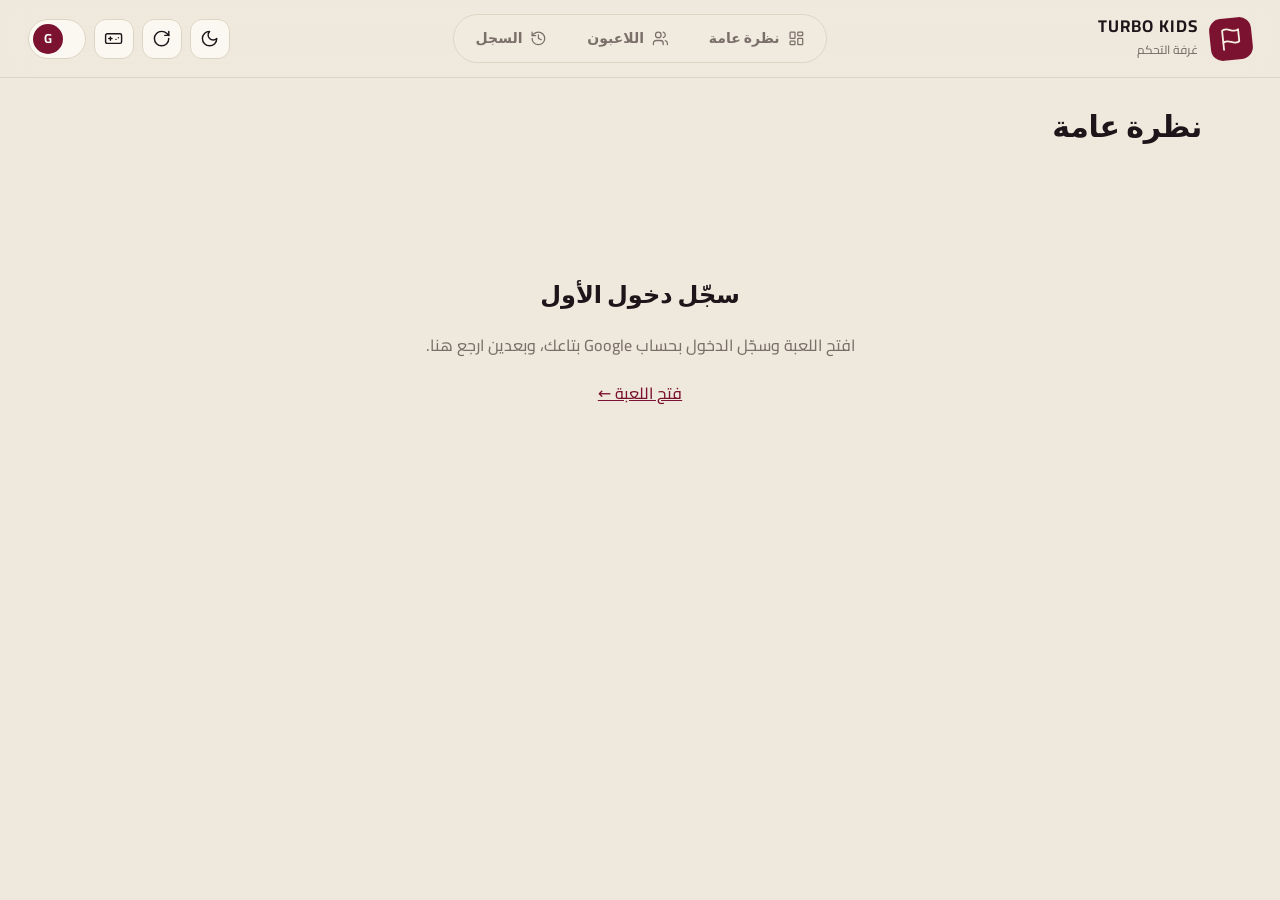
<file: 2-admin-preview.html>
<!DOCTYPE html>
<html lang="ar" dir="rtl"><head><meta charset="utf-8"><meta name="viewport" content="width=device-width,initial-scale=1,viewport-fit=cover"><meta name="robots" content="noindex,nofollow"><meta name="theme-color" content="#7a1230"><title>TURBO KIDS · لوحة التحكم</title>
<link rel="stylesheet" href="admin/17-cairo2.css">
<style>
:root{color-scheme:light;--bg:#efe9dd;--bg2:#f8f4ec;--card:#fbf8f2;--card2:#f1ebdf;--line:#ddd4c3;--tx:#1d1519;--mut:#7b6f6a;--pri:#7a1230;--pri2:#5a0d23;--acc:#7a1230;--gold:#b07a1a;--ok:#2f6b4f;--warn:#b36a12;--bad:#a3162f;--r:20px;--sh:0 1px 0 #fff8 inset;--ink:#1d1519;--cream:#f7efe2}
:root.dark{color-scheme:dark;--bg:#150f11;--bg2:#1d1517;--card:#231a1d;--card2:#2c2124;--line:#3a2d31;--tx:#f4ede2;--mut:#b3a499;--pri:#b3234a;--pri2:#8e1a3a;--acc:#b3234a;--gold:#d9a441;--bad:#e0556f;--ink:#f4ede2;--cream:#1d1519;--sh:none}
*{box-sizing:border-box;-webkit-tap-highlight-color:transparent}
html,body{margin:0}
body{font-family:Cairo,system-ui,-apple-system,'Segoe UI',sans-serif;background:var(--bg);color:var(--tx);font-weight:500;line-height:1.5;-webkit-font-smoothing:antialiased}
.i{width:1.2em;height:1.2em;fill:none;stroke:currentColor;stroke-width:1.8;stroke-linecap:round;stroke-linejoin:round;flex:none;vertical-align:-.2em}
/* header */
.tb{position:sticky;top:0;z-index:30;display:grid;grid-template-columns:1fr auto 1fr;align-items:center;gap:16px;padding:14px 28px;background:color-mix(in srgb,var(--bg) 88%,transparent);backdrop-filter:blur(14px);border-bottom:1px solid var(--line)}
.brand{display:flex;align-items:center;gap:12px}
.logo{width:42px;height:42px;border-radius:12px;background:var(--pri);color:var(--cream);display:grid;place-items:center;font-size:20px;transform:rotate(-6deg)}
:root.dark .logo{color:#fff}
.brand b{white-space:nowrap;display:block;font-size:17px;font-weight:800;letter-spacing:.06em;line-height:1.1}.brand small{color:var(--mut);font-size:12px}
.tabs{display:flex;gap:4px;background:var(--card2);border:1px solid var(--line);border-radius:99px;padding:4px}
.nav{display:flex;align-items:center;gap:8px;padding:9px 18px;border-radius:99px;border:0;background:none;color:var(--mut);font:inherit;font-weight:700;font-size:14px;cursor:pointer;text-decoration:none;transition:.15s}
.nav:hover{color:var(--tx)}.nav.on{background:var(--ink);color:var(--cream)}
.nav .cnt{font-size:11px;background:var(--line);color:var(--tx);border-radius:99px;padding:0 7px;line-height:18px}.nav.on .cnt{background:#ffffff26;color:var(--cream)}.nav .cnt:empty{display:none}
.acts{display:flex;gap:8px;justify-content:flex-end;align-items:center}
.ib{width:40px;height:40px;border-radius:12px;border:1px solid var(--line);background:var(--card);color:var(--tx);display:grid;place-items:center;cursor:pointer;font-size:16px;padding:0}.ib:hover{border-color:var(--pri);color:var(--pri)}
.chip{display:flex;align-items:center;gap:8px;border:1px solid var(--line);border-radius:99px;padding:4px 14px 4px 4px;font-size:12px;color:var(--mut);direction:ltr;background:var(--card)}
.chip i{width:30px;height:30px;border-radius:50%;background:var(--pri);display:grid;place-items:center;color:#fff;font-style:normal;font-weight:800;font-size:13px}
.wrap{max-width:1180px;margin:auto;padding:26px 28px 60px}
.ph{margin-bottom:18px}.ph h1{margin:0;font-size:30px;font-weight:800;letter-spacing:-.01em}
/* hero */
.hero{position:relative;overflow:hidden;background:var(--pri2);color:#f7efe2;border-radius:28px;padding:30px 32px;margin-bottom:18px}
.hero:before{content:"";position:absolute;inset-block:0;inset-inline-end:0;width:46%;background:conic-gradient(#ffffff12 25%,transparent 0 50%,#ffffff12 0 75%,transparent 0) 0 0/30px 30px;-webkit-mask-image:linear-gradient(to left,#000,transparent);mask-image:linear-gradient(to left,#000,transparent);transform:scaleX(-1)}
.hero>*{position:relative}
.hero small{letter-spacing:.14em;font-size:12px;opacity:.7;font-weight:700}.hero h2{margin:4px 0 2px;font-size:34px;font-weight:800;letter-spacing:-.01em}.hero p{margin:0;opacity:.75}
.ms{display:grid;grid-template-columns:repeat(4,1fr);margin-top:26px;border-top:1px solid #ffffff2a}
.m{padding:16px 0 0;padding-inline-end:12px}.m+.m{padding-inline-start:20px;border-inline-start:1px solid #ffffff22}
.m span{display:flex;gap:6px;align-items:center;font-size:12px;opacity:.7;font-weight:700}.m b{display:block;font-size:36px;font-weight:800;line-height:1.15;font-variant-numeric:tabular-nums}
/* panels */
.cols{display:grid;grid-template-columns:1.35fr 1fr;gap:18px}
.pan{background:var(--card);border:1px solid var(--line);border-radius:var(--r);padding:20px}
.pan h3{margin:0 0 14px;font-size:16px;font-weight:800;display:flex;gap:9px;align-items:center}.pan h3 .i{color:var(--pri)}
.pod{display:flex;align-items:flex-end;justify-content:center;gap:12px;padding:6px 0 14px}
.pd{flex:1;max-width:190px;text-align:center;display:flex;flex-direction:column;align-items:center;gap:2px;min-width:0}
.pd .av{width:56px;height:56px;font-size:23px;border-radius:18px}.pd.p1 .av{width:70px;height:70px;font-size:29px;border-radius:22px;box-shadow:0 0 0 3px var(--card),0 0 0 5px var(--gold)}
.pd .cr{color:var(--gold);font-size:22px;margin-bottom:-2px}
.pd b{max-width:100%;overflow:hidden;text-overflow:ellipsis;white-space:nowrap;margin-top:6px}.pd small{color:var(--mut);font-size:12px}
.step{width:100%;margin-top:10px;border-radius:12px 12px 0 0;background:var(--card2);border:1px solid var(--line);border-bottom:0;display:grid;place-items:start center;padding-top:6px;font-weight:800;font-size:22px;color:var(--mut)}
.p1 .step{height:74px;background:var(--pri);border-color:var(--pri);color:var(--cream)}.p2 .step{height:52px}.p3 .step{height:36px}
.tp{display:flex;align-items:center;gap:12px;padding:10px 0;border-top:1px solid var(--line)}.tp .n{width:22px;color:var(--mut);font-weight:800;text-align:center}
.tp .av{width:38px;height:38px;border-radius:12px;font-size:16px}
.lg{display:flex;gap:12px;align-items:flex-start;padding:11px 0;border-top:1px solid var(--line)}.lg:first-of-type{border-top:0}
.lg .d{width:34px;height:34px;border-radius:50%;background:var(--card2);color:var(--pri);display:grid;place-items:center;flex:none;position:relative}
.lg small{display:block;color:var(--mut);font-size:12px}
/* avatar & chips */
.av{flex:none;width:44px;height:44px;border-radius:14px;display:grid;place-items:center;font-weight:800;font-size:19px;color:#f7efe2;background:var(--c,var(--pri))}
.coin{display:inline-flex;gap:6px;align-items:center;font-weight:800;color:var(--tx);font-variant-numeric:tabular-nums}.coin .i{color:var(--gold)}
.me{font-size:10px;background:var(--ink);color:var(--cream);border-radius:6px;padding:1px 7px;margin-inline-start:6px;font-weight:700}
.pend{color:var(--warn);font-size:12px;font-weight:700}
.mini{color:var(--mut);font-size:13px}.mini b{color:var(--tx)}.mini .i{margin-inline-end:3px}.lab{display:none;color:var(--mut);font-size:12px}
/* toolbar */
.tool{display:flex;gap:10px;flex-wrap:wrap;margin-bottom:12px;align-items:center}
.srch{flex:1;min-width:220px;position:relative}.srch input{width:100%;padding-inline-start:44px;border-radius:99px}.srch .i{position:absolute;inset-inline-start:16px;top:50%;transform:translateY(-50%);color:var(--mut)}
input,select{font:inherit;color:var(--tx);background:var(--card);border:1px solid var(--line);border-radius:14px;padding:10px 16px;outline:0;transition:.15s}
input:focus,select:focus{border-color:var(--pri);box-shadow:0 0 0 3px color-mix(in srgb,var(--pri) 18%,transparent)}
button{font:inherit;font-weight:700;border:0;border-radius:12px;padding:10px 16px;cursor:pointer;color:var(--cream);background:var(--pri);transition:.15s;display:inline-flex;gap:8px;align-items:center;justify-content:center}
:root.dark button{color:#fff}
button:hover{filter:brightness(1.1)}button:active{transform:scale(.97)}button:disabled{opacity:.4;cursor:not-allowed}
.b2{background:var(--card);border:1px solid var(--line);color:var(--tx)!important}.b2:hover{border-color:var(--pri);color:var(--pri)!important;filter:none}
.bg{background:var(--ink)}:root.dark .bg{color:var(--cream)}
.bd{background:transparent;border:1px solid var(--bad);color:var(--bad)!important}.bd:hover{background:var(--bad);color:#fff!important;filter:none}
.sm{padding:8px 12px;font-size:13px;border-radius:10px}
.fl{display:flex;gap:6px;flex-wrap:wrap;margin-bottom:14px}.fl button{background:transparent;border:1px solid var(--line);color:var(--mut);padding:6px 14px;border-radius:99px;font-size:13px}.fl button:hover{color:var(--tx);border-color:var(--tx);filter:none}.fl button.on{background:var(--ink);border-color:var(--ink);color:var(--cream)}
/* table */
.list{display:block;background:var(--card);border:1px solid var(--line);border-radius:24px;overflow:hidden}
.rh,.row{display:grid;grid-template-columns:28px minmax(210px,2.2fr) 1.2fr .9fr 1fr 1fr auto;gap:14px;align-items:center;padding:14px 20px}
.rh{padding-block:11px;background:var(--card2);color:var(--mut);font-size:12px;font-weight:700;border-bottom:1px solid var(--line)}
.row{border-bottom:1px solid var(--line);transition:.12s}.row:last-child{border-bottom:0}.row:hover{background:var(--bg2)}
.row.sel{background:color-mix(in srgb,var(--pri) 9%,var(--card))}
.ck{width:19px;height:19px;accent-color:var(--pri);padding:0;cursor:pointer}
.pl{display:flex;align-items:center;gap:12px;min-width:0}.pl div{min-width:0}.pl b{display:block;overflow:hidden;text-overflow:ellipsis;white-space:nowrap}.pl small{color:var(--mut);display:block;overflow:hidden;text-overflow:ellipsis;white-space:nowrap;direction:ltr;text-align:right;font-size:12px}
.lv{display:flex;flex-direction:column;gap:5px}.lv b{font-size:14px;display:flex;gap:6px;align-items:baseline}.lv b em{font-style:normal;font-size:11px;color:var(--mut);letter-spacing:.1em}.lv small{color:var(--mut);font-size:11px}
.bar{height:5px;border-radius:9px;background:var(--line);overflow:hidden}.bar i{display:block;height:100%;background:var(--pri);border-radius:9px}
.act{display:flex;gap:6px;justify-content:flex-end}.act .sm{padding:8px 10px}
.empty{text-align:center;padding:60px 10px;color:var(--mut)}.empty .i{font-size:36px;display:block;margin:0 auto 10px;opacity:.4}
.sk{height:64px;border-radius:var(--r);background:linear-gradient(90deg,var(--card),var(--card2),var(--card));background-size:200% 100%;animation:sh 1.2s infinite;margin-bottom:10px}@keyframes sh{to{background-position:-200% 0}}
.bulk{position:sticky;bottom:24px;z-index:15;margin-top:16px;background:var(--ink);color:var(--cream);border-radius:20px;padding:12px 16px;display:flex;gap:8px;align-items:center;flex-wrap:wrap;box-shadow:0 18px 40px #0004}
.bulk b{margin-inline-end:auto;display:flex;gap:8px;align-items:center}
.bulk button{background:#ffffff1c;color:var(--cream)!important;border:0}.bulk .bd{background:var(--bad);color:#fff!important}
:root.dark .bulk button{background:#00000014}
/* sheets */
.ov{position:fixed;inset:0;background:#150a0e99;backdrop-filter:blur(4px);display:flex;align-items:center;justify-content:center;padding:14px;z-index:50;animation:fi .15s}@keyframes fi{from{opacity:0}}
.bx{background:var(--bg2);border:1px solid var(--line);border-radius:24px;padding:24px;width:100%;max-width:440px;max-height:92vh;overflow:auto;box-shadow:0 30px 80px #0006;animation:up .22s}@keyframes up{from{transform:translateY(14px);opacity:0}}
.ov:has(.bx.big){justify-content:flex-start;padding:0;align-items:stretch}
.bx.big{max-width:520px;max-height:none;height:100%;border-radius:0 28px 28px 0;border-width:0 0 0 1px;animation:sl .25s}@keyframes sl{from{transform:translateX(40px);opacity:0}}
.bx h3{margin:0 0 4px;font-size:20px;font-weight:800}.bx p{color:var(--mut);margin:6px 0}.bx label{display:block;color:var(--mut);font-size:13px;margin:14px 0 5px}.bx input{width:100%}
.btns{display:flex;gap:8px;margin-top:18px;flex-wrap:wrap}
.quick{display:flex;gap:8px;margin:10px 0}.quick button{flex:1;background:var(--card);color:var(--tx)!important;border:1px solid var(--line);font-size:16px;padding:12px 6px}.quick button:hover{border-color:var(--pri);color:var(--pri)!important;filter:none}
.sum{display:flex;gap:6px;flex-wrap:wrap;margin:12px 0 4px}.sum span{background:var(--card2);border-radius:99px;padding:4px 12px;font-size:13px;display:inline-flex;gap:6px;align-items:center}.sum .i{color:var(--pri)}
.sec{margin-top:20px}.sec h4{margin:0 0 8px;font-size:13px;color:var(--mut);font-weight:800;display:flex;gap:8px;align-items:center;letter-spacing:.04em}.sec h4 .i{color:var(--pri)}
.grid{display:grid;grid-template-columns:repeat(auto-fill,minmax(190px,1fr));gap:8px}
.grid button{background:var(--card);border:1px solid var(--line);color:var(--tx)!important;justify-content:flex-start;text-align:start;padding:10px 12px;font-size:13px;border-radius:12px}.grid button:hover{border-color:var(--pri);color:var(--pri)!important;filter:none}
.grid button.d{color:var(--bad)!important}.grid button.d:hover{border-color:var(--bad);background:color-mix(in srgb,var(--bad) 8%,var(--card))}
.msg{padding:90px 20px;text-align:center;color:var(--mut)}.msg h2{color:var(--tx)}.msg a{color:var(--pri)}
.toast{position:fixed;bottom:96px;inset-inline:0;margin:auto;width:max-content;max-width:92vw;background:var(--ink);color:var(--cream);padding:11px 20px;border-radius:14px;z-index:99;display:flex;gap:8px;align-items:center;font-weight:700;box-shadow:0 12px 30px #0003}.toast.e{background:var(--bad);color:#fff}
.bot{display:none}
@media(max-width:900px){
.tb{grid-template-columns:1fr auto;padding:12px 16px}.tabs{display:none}.chip span{display:none}.chip{padding:4px}
.wrap{padding:16px 14px 120px}.ph h1{font-size:24px}
.hero{padding:22px 20px;border-radius:24px}.hero h2{font-size:26px}.ms{grid-template-columns:repeat(2,1fr)}.m b{font-size:28px}.m:nth-child(3){padding-inline-start:0;border-inline-start:0}.m:nth-child(n+3){border-top:1px solid #ffffff22;margin-top:12px}
.cols{grid-template-columns:minmax(0,1fr)}
.bot{display:flex;position:fixed;bottom:calc(14px + env(safe-area-inset-bottom));inset-inline:16px;z-index:40;background:var(--ink);border-radius:24px;padding:6px;gap:4px;box-shadow:0 16px 36px #0005}
.bot .nav{flex:1;flex-direction:column;gap:3px;font-size:11px;padding:8px 4px;color:#b9aaa2;border-radius:18px;justify-content:center}:root.dark .bot .nav{color:#8d7f77}.bot .nav .i{font-size:20px}.bot .nav .cnt{display:none}.bot .nav.on{background:var(--pri);color:#fff}
.rh{display:flex;padding:10px 16px}.rh span:nth-child(n+3){display:none}
.row{grid-template-columns:28px minmax(0,1fr);gap:10px 12px;padding:16px}
.row>.pl{grid-column:2}.row>.lv,.row>div:not(.pl):not(.act){grid-column:1/-1}
.row>div:not(.pl):not(.lv):not(.act){display:flex;justify-content:space-between;align-items:center}.lab{display:inline}
.lv .lab{display:none}.row>.lv{flex-direction:column}.act{grid-column:1/-1;justify-content:stretch}.act button{flex:1;padding:10px}
.bulk{bottom:96px}
.toast{bottom:104px}
.ov:has(.bx.big),.ov{align-items:flex-end;padding:0;justify-content:center}
.bx,.bx.big{max-width:none;width:100%;height:auto;max-height:90vh;border-radius:26px 26px 0 0;border-width:1px 0 0}
.pd .av{width:48px;height:48px}.pd.p1 .av{width:60px;height:60px}
}
</style></head><body>
<svg width="0" height="0" style="position:absolute" aria-hidden="true"><symbol id="i-users" viewBox="0 0 24 24"><path d="M16 21v-2a4 4 0 0 0-4-4H6a4 4 0 0 0-4 4v2"/><circle cx="9" cy="7" r="4"/><path d="M22 21v-2a4 4 0 0 0-3-3.87"/><path d="M16 3.13a4 4 0 0 1 0 7.75"/></symbol><symbol id="i-bolt" viewBox="0 0 24 24"><path d="M13 2 3 14h9l-1 8 10-12h-9z"/></symbol><symbol id="i-coins" viewBox="0 0 24 24"><circle cx="8" cy="8" r="6"/><path d="M18.09 10.37A6 6 0 1 1 10.34 18"/><path d="M7 6h1v4"/><path d="m16.71 13.88.7.71-2.82 2.82"/></symbol><symbol id="i-ranking-star" viewBox="0 0 24 24"><path d="M3 3v18h18"/><path d="M18 17V9"/><path d="M13 17V5"/><path d="M8 17v-3"/></symbol><symbol id="i-trophy" viewBox="0 0 24 24"><path d="M6 9H4.5a2.5 2.5 0 0 1 0-5H6"/><path d="M18 9h1.5a2.5 2.5 0 0 0 0-5H18"/><path d="M4 22h16"/><path d="M10 14.66V17c0 .55-.47.98-.97 1.21C7.85 18.75 7 20.24 7 22"/><path d="M14 14.66V17c0 .55.47.98.97 1.21C16.15 18.75 17 20.24 17 22"/><path d="M18 2H6v7a6 6 0 0 0 12 0V2Z"/></symbol><symbol id="i-clock-rotate-left" viewBox="0 0 24 24"><path d="M3 12a9 9 0 1 0 9-9 9.75 9.75 0 0 0-6.74 2.74L3 8"/><path d="M3 3v5h5"/><path d="M12 7v5l4 2"/></symbol><symbol id="i-user-slash" viewBox="0 0 24 24"><path d="M16 21v-2a4 4 0 0 0-4-4H6a4 4 0 0 0-4 4v2"/><circle cx="9" cy="7" r="4"/><line x1="17" x2="22" y1="8" y2="13"/><line x1="22" x2="17" y1="8" y2="13"/></symbol><symbol id="i-trash" viewBox="0 0 24 24"><path d="M3 6h18"/><path d="M19 6v14a2 2 0 0 1-2 2H7a2 2 0 0 1-2-2V6"/><path d="M8 6V4a2 2 0 0 1 2-2h4a2 2 0 0 1 2 2v2"/></symbol><symbol id="i-list-check" viewBox="0 0 24 24"><path d="m3 17 2 2 4-4"/><path d="m3 7 2 2 4-4"/><path d="M13 6h8"/><path d="M13 12h8"/><path d="M13 18h8"/></symbol><symbol id="i-xmark" viewBox="0 0 24 24"><path d="M18 6 6 18"/><path d="m6 6 12 12"/></symbol><symbol id="i-triangle-exclamation" viewBox="0 0 24 24"><path d="m21.73 18-8-14a2 2 0 0 0-3.48 0l-8 14A2 2 0 0 0 4 21h16a2 2 0 0 0 1.73-3"/><path d="M12 9v4"/><path d="M12 17h.01"/></symbol><symbol id="i-star" viewBox="0 0 24 24"><polygon points="12 2 15.09 8.26 22 9.27 17 14.14 18.18 21.02 12 17.77 5.82 21.02 7 14.14 2 9.27 8.91 8.26 12 2"/></symbol><symbol id="i-square-check" viewBox="0 0 24 24"><rect width="18" height="18" x="3" y="3" rx="2"/><path d="m9 12 2 2 4-4"/></symbol><symbol id="i-sliders" viewBox="0 0 24 24"><line x1="4" x2="4" y1="21" y2="14"/><line x1="4" x2="4" y1="10" y2="3"/><line x1="12" x2="12" y1="21" y2="12"/><line x1="12" x2="12" y1="8" y2="3"/><line x1="20" x2="20" y1="21" y2="16"/><line x1="20" x2="20" y1="12" y2="3"/><line x1="2" x2="6" y1="14" y2="14"/><line x1="10" x2="14" y1="8" y2="8"/><line x1="18" x2="22" y1="16" y2="16"/></symbol><symbol id="i-plus" viewBox="0 0 24 24"><path d="M5 12h14"/><path d="M12 5v14"/></symbol><symbol id="i-pen" viewBox="0 0 24 24"><path d="M17 3a2.85 2.83 0 1 1 4 4L7.5 20.5 2 22l1.5-5.5Z"/></symbol><symbol id="i-magnifying-glass" viewBox="0 0 24 24"><circle cx="11" cy="11" r="8"/><path d="m21 21-4.3-4.3"/></symbol><symbol id="i-lock-open" viewBox="0 0 24 24"><rect width="18" height="11" x="3" y="11" rx="2"/><path d="M7 11V7a5 5 0 0 1 9.9-1"/></symbol><symbol id="i-lock" viewBox="0 0 24 24"><rect width="18" height="11" x="3" y="11" rx="2"/><path d="M7 11V7a5 5 0 0 1 10 0v4"/></symbol><symbol id="i-hourglass-half" viewBox="0 0 24 24"><path d="M5 22h14"/><path d="M5 2h14"/><path d="M17 22v-4.17a2 2 0 0 0-.59-1.42L12 12l-4.41 4.41A2 2 0 0 0 7 17.83V22"/><path d="M7 2v4.17a2 2 0 0 0 .59 1.42L12 12l4.41-4.41A2 2 0 0 0 17 6.17V2"/></symbol><symbol id="i-floppy-disk" viewBox="0 0 24 24"><path d="M19 21H5a2 2 0 0 1-2-2V5a2 2 0 0 1 2-2h11l5 5v11a2 2 0 0 1-2 2z"/><path d="M17 21v-8H7v8"/><path d="M7 3v5h8"/></symbol><symbol id="i-flag-checkered" viewBox="0 0 24 24"><path d="M4 15s1-1 4-1 5 2 8 2 4-1 4-1V3s-1 1-4 1-5-2-8-2-4 1-4 1z"/><line x1="4" x2="4" y1="22" y2="15"/></symbol><symbol id="i-eraser" viewBox="0 0 24 24"><path d="m7 21-4.3-4.3c-1-1-1-2.5 0-3.4l9.6-9.6c1-1 2.5-1 3.4 0l5.6 5.6c1 1 1 2.5 0 3.4L13 21"/><path d="M22 21H7"/><path d="m5 11 9 9"/></symbol><symbol id="i-circle-plus" viewBox="0 0 24 24"><circle cx="12" cy="12" r="10"/><path d="M8 12h8"/><path d="M12 8v8"/></symbol><symbol id="i-check" viewBox="0 0 24 24"><path d="M20 6 9 17l-5-5"/></symbol><symbol id="i-circle-check" viewBox="0 0 24 24"><circle cx="12" cy="12" r="10"/><path d="m9 12 2 2 4-4"/></symbol><symbol id="i-car" viewBox="0 0 24 24"><path d="M19 17h2c.6 0 1-.4 1-1v-3c0-.9-.7-1.7-1.5-1.9C18.7 10.6 16 10 16 10s-1.3-1.4-2.2-2.3c-.5-.4-1.1-.7-1.8-.7H5c-.6 0-1.1.4-1.4.9l-1.4 2.9A3.7 3.7 0 0 0 2 12v4c0 .6.4 1 1 1h2"/><circle cx="7" cy="17" r="2"/><path d="M9 17h6"/><circle cx="17" cy="17" r="2"/></symbol><symbol id="i-calendar-week" viewBox="0 0 24 24"><rect width="18" height="18" x="3" y="4" rx="2"/><path d="M16 2v4"/><path d="M8 2v4"/><path d="M3 10h18"/></symbol><symbol id="i-moon" viewBox="0 0 24 24"><path d="M12 3a6 6 0 0 0 9 9 9 9 0 1 1-9-9Z"/></symbol><symbol id="i-sun" viewBox="0 0 24 24"><circle cx="12" cy="12" r="4"/><path d="M12 2v2"/><path d="M12 20v2"/><path d="m4.93 4.93 1.41 1.41"/><path d="m17.66 17.66 1.41 1.41"/><path d="M2 12h2"/><path d="M20 12h2"/><path d="m6.34 17.66-1.41 1.41"/><path d="m19.07 4.93-1.41 1.41"/></symbol><symbol id="i-cart-shopping" viewBox="0 0 24 24"><circle cx="8" cy="21" r="1"/><circle cx="19" cy="21" r="1"/><path d="M2.05 2.05h2l2.66 12.42a2 2 0 0 0 2 1.58h9.78a2 2 0 0 0 1.95-1.57l1.65-7.43H5.12"/></symbol><symbol id="i-arrow-down-wide-short" viewBox="0 0 24 24"><path d="m3 16 4 4 4-4"/><path d="M7 20V4"/><path d="M11 4h10"/><path d="M11 8h7"/><path d="M11 12h4"/></symbol><symbol id="i-arrow-up-short-wide" viewBox="0 0 24 24"><path d="m3 8 4-4 4 4"/><path d="M7 4v16"/><path d="M11 12h4"/><path d="M11 16h7"/><path d="M11 20h10"/></symbol><symbol id="i-rotate" viewBox="0 0 24 24"><path d="M21 12a9 9 0 1 1-9-9c2.52 0 4.93 1 6.74 2.74L21 8"/><path d="M21 3v5h-5"/></symbol><symbol id="i-gamepad" viewBox="0 0 24 24"><line x1="6" x2="10" y1="12" y2="12"/><line x1="8" x2="8" y1="10" y2="14"/><line x1="15" x2="15.01" y1="13" y2="13"/><line x1="18" x2="18.01" y1="11" y2="11"/><rect width="20" height="12" x="2" y="6" rx="2"/></symbol><symbol id="i-gauge-high" viewBox="0 0 24 24"><rect width="7" height="9" x="3" y="3" rx="1"/><rect width="7" height="5" x="14" y="3" rx="1"/><rect width="7" height="9" x="14" y="12" rx="1"/><rect width="7" height="5" x="3" y="16" rx="1"/></symbol><symbol id="i-crown" viewBox="0 0 24 24"><path d="m2 4 3 12h14l3-12-6 7-4-7-4 7-6-7z"/><path d="M5 20h14"/></symbol></svg>
<header class="tb"><div class="brand"><div class="logo"><svg class="i"><use href="#i-flag-checkered"/></svg></div><div><b>TURBO KIDS</b><small>غرفة التحكم</small></div></div>
<nav class="tabs"><button class="nav" data-v="home"><svg class="i"><use href="#i-gauge-high"/></svg>نظرة عامة</button><button class="nav" data-v="players"><svg class="i"><use href="#i-users"/></svg>اللاعبون<span class="cnt" id="nc"></span></button><button class="nav" data-v="log"><svg class="i"><use href="#i-clock-rotate-left"/></svg>السجل</button></nav>
<div class="acts"><button class="ib" id="th" title="الوضع الفاتح / الداكن"><svg class="i"><use href="#i-moon"/></svg></button><button class="ib" id="rf" title="تحديث"><svg class="i"><use href="#i-rotate"/></svg></button><a class="ib" href="/" title="فتح اللعبة" style="text-decoration:none"><svg class="i"><use href="#i-gamepad"/></svg></a><div class="chip" id="who" hidden><i id="wi">G</i><span id="wm"></span></div></div></header>
<div class="wrap"><div class="ph"><h1 id="ttl">نظرة عامة</h1></div><div id="app"><div class="list" style="border:0;background:none"><div class="sk"></div><div class="sk"></div><div class="sk"></div></div></div></div>
<nav class="bot" id="bot"><button class="nav" data-v="home"><svg class="i"><use href="#i-gauge-high"/></svg>الرئيسية</button><button class="nav" data-v="players"><svg class="i"><use href="#i-users"/></svg>اللاعبون</button><button class="nav" data-v="log"><svg class="i"><use href="#i-clock-rotate-left"/></svg>السجل</button></nav>
<script>
(function(){
const U='https://xeaaupzfmpydcdsepneq.supabase.co',KEY='sb_publishable_5aEyfa5IylaUxdnp62OD_w_UGasTs9P';
const $=id=>document.getElementById(id),app=$('app');
const E=s=>String(s==null?'':s).replace(/[&<>"]/g,c=>({'&':'&amp;','<':'&lt;','>':'&gt;','"':'&quot;'})[c]);
const N=x=>(+x||0).toLocaleString('en');
const ic=n=>'<svg class="i"><use href="#i-'+n+'"/></svg>';
let G=null;try{G=JSON.parse(localStorage.getItem('tk_g')||'null')}catch(e){}
if(localStorage.getItem('tk_adm_theme')==='dark')document.documentElement.classList.add('dark');
const hd=t=>({apikey:KEY,Authorization:'Bearer '+t,'Content-Type':'application/json'});
function msg(h){app.innerHTML='<div class="msg">'+h+'</div>'}
function toast(t,bad){const o=document.createElement('div');o.className='toast'+(bad?' e':'');o.innerHTML=ic(bad?'triangle-exclamation':'circle-check')+'<span></span>';o.lastChild.textContent=t;document.body.appendChild(o);setTimeout(()=>o.remove(),2800)}
async function tok(){if(!G)return null;if(G.exp-Date.now()>6e4)return G.at;
 const r=await fetch(U+'/auth/v1/token?grant_type=refresh_token',{method:'POST',headers:hd(KEY),body:JSON.stringify({refresh_token:G.rt})});const j=await r.json();
 if(!j.access_token)return null;G=Object.assign({},G,{at:j.access_token,rt:j.refresh_token||G.rt,exp:Date.now()+(j.expires_in||3600)*1e3});localStorage.setItem('tk_g',JSON.stringify(G));return G.at}
async function api(path,opt){const t=await tok();if(!t)throw new Error('auth');const r=await fetch(U+path,Object.assign({headers:hd(t)},opt));if(!r.ok){let m='';try{m=(await r.json()).message}catch(e){}throw new Error(m||r.status)}const x=await r.text();return x?JSON.parse(x):null}
const lvOf=x=>Math.floor((1+Math.sqrt(1+x/12.5))/2),base=l=>50*l*(l-1);
const GR=['#7a1230','#1d1519','#a8641c','#2f5d4a','#47396b','#8a6d2f','#4d2a3b'];
const grad=s=>GR[[...String(s)].reduce((a,c)=>a+c.charCodeAt(0),0)%GR.length];
let rows=[],sortK='t',dir=-1,q='',flt='all',view='home',sel=new Set(),loaded=0;
// activity log (kept in this browser)
const LOGK='tk_admin_log';
const getLog=()=>{try{return JSON.parse(localStorage.getItem(LOGK)||'[]')}catch(e){return[]}};
function logA(icon,text,who){const l=getLog();l.unshift({t:Date.now(),i:icon,x:text,w:who||''});localStorage.setItem(LOGK,JSON.stringify(l.slice(0,150)))}
function ago(d){if(!d)return'-';const s=(Date.now()-new Date(d))/1e3;if(s<90)return'دلوقتي';if(s<3600)return'من '+Math.round(s/60)+' د';if(s<86400)return'من '+Math.round(s/3600)+' س';if(s<2592e3)return'من '+Math.round(s/86400)+' يوم';return new Date(d).toLocaleDateString('ar-EG')}
async function init(){
 if(!G){msg('<h2>سجّل دخول الأول</h2>افتح اللعبة وسجّل الدخول بحساب Google بتاعك، وبعدين ارجع هنا.<br><br><a href="/">فتح اللعبة ←</a>');return}
 let ok=false;try{ok=await api('/rest/v1/rpc/is_admin',{method:'POST',body:'{}'})}catch(e){}
 if(ok!==true){msg('<h2><svg class="i"><use href="#i-lock"/></svg> للمالك فقط</h2>الحساب ده مش مصرّح له يفتح لوحة التحكم.');return}
 $('who').hidden=false;$('wm').textContent=G.email;$('wi').textContent=(G.email||'G')[0].toUpperCase();load()}
async function load(){
 try{rows=await api('/rest/v1/players?select=id,email,updated_at,coins:data->>coins,xp:data->>xp,name:data->>name,races:data->>races,cars:data->cars,stars:data->stars,cl:data->claimed,oT:data->ownT,oR:data->ownR,oG:data->ownG,oI:data->own,oW:data->worlds,oL:data->ownL,ops&limit=1000')}catch(e){msg('تعذر التحميل: '+E(e.message)+'<br><br><button id="rt">إعادة المحاولة</button>');$('rt').onclick=load;return}
 const L=x=>Array.isArray(x)?x.length:0;
 rows.forEach(r=>{r.coins=+r.coins||0;r.xp=+r.xp||0;r.lv=lvOf(r.xp);r.nc=L(r.cars);r.ns=r.stars&&typeof r.stars==='object'?Object.values(r.stars).reduce((a,b)=>a+(+b||0),0):0;r.nl=r.cl&&typeof r.cl==='object'?Object.keys(r.cl).length:0;r.ni=L(r.oT)+L(r.oR)+L(r.oG)+L(r.oI)+L(r.oW)+L(r.oL);r.np=L(r.ops);r.t=r.updated_at?+new Date(r.updated_at):0;r.nm=r.name||(r.email||'?').split('@')[0]});
 sel=new Set([...sel].filter(i=>rows.some(r=>r.id===i)));loaded=1;render()}
const TT={home:'نظرة عامة',players:'اللاعبون',log:'سجل العمليات'};
function render(){document.querySelectorAll('[data-v]').forEach(b=>b.classList.toggle('on',b.dataset.v===view));$('ttl').textContent=TT[view];$('nc').textContent=rows.length||'';
 if(view==='home')home();else if(view==='players')players();else logv()}
function kpi(i,l,v){return '<div class="m"><span>'+ic(i)+l+'</span><b>'+v+'</b></div>'}
function avatar(r){return '<div class="av" style="--c:'+grad(r.email)+'">'+E((r.nm||'?')[0].toUpperCase())+'</div>'}
function home(){
 const day=Date.now()-864e5,tc=rows.reduce((a,r)=>a+r.coins,0),av=rows.length?rows.reduce((a,r)=>a+r.lv,0)/rows.length:0,top=[...rows].sort((a,b)=>b.xp-a.xp).slice(0,5),lg=getLog().slice(0,6),on=rows.filter(r=>r.t>day).length;
 const pod=top.length>=3?'<div class="pod">'+[1,0,2].map(i=>{const r=top[i];return '<div class="pd p'+(i+1)+'">'+(i===0?'<span class="cr">'+ic('crown')+'</span>':'')+avatar(r)+'<b>'+E(r.nm)+'</b><small>مستوى '+r.lv+' · '+N(r.xp)+' XP</small><span class="coin">'+ic('coins')+N(r.coins)+'</span><div class="step">'+(i+1)+'</div></div>'}).join('')+'</div>':'';
 const rest=(top.length>=3?top.slice(3):top).map((r,i)=>'<div class="tp"><span class="n">'+(i+(top.length>=3?4:1))+'</span>'+avatar(r)+'<div class="pl" style="flex:1"><div><b>'+E(r.nm)+'</b><small>مستوى '+r.lv+' · '+N(r.xp)+' XP</small></div></div><span class="coin">'+ic('coins')+N(r.coins)+'</span></div>').join('');
 app.innerHTML='<section class="hero"><small>غرفة التحكم</small><h2>أهلاً يا چيمي</h2><p>'+N(rows.length)+' لاعب مسجّلين، '+N(on)+' نشطين في آخر ٢٤ ساعة</p><div class="ms">'+kpi('users','اللاعبون',N(rows.length))+kpi('bolt','نشطين النهاردة',N(on))+kpi('coins','إجمالي الكوينز',N(tc))+kpi('ranking-star','متوسط المستوى',av.toFixed(1))+'</div></section>'+
 '<div class="cols"><div class="pan"><h3>'+ic('trophy')+'أعلى اللاعبين</h3>'+(top.length?pod+rest:'<div class="empty">'+ic('user-slash')+'مفيش لاعبين لسه</div>')+'<div class="btns"><button class="b2 sm" data-go="players">'+ic('users')+'كل اللاعبين</button></div></div>'+
 '<div class="pan"><h3>'+ic('clock-rotate-left')+'آخر العمليات</h3>'+(lg.length?lg.map(logRow).join(''):'<div class="empty">'+ic('list-check')+'لسه مفيش عمليات</div>')+'<div class="btns"><button class="b2 sm" data-go="log">'+ic('clock-rotate-left')+'السجل كامله</button></div></div></div>';
 app.querySelectorAll('[data-go]').forEach(b=>b.onclick=()=>go(b.dataset.go))}
function logRow(x){return '<div class="lg"><div class="d">'+ic(x.i||'bolt')+'</div><div><b style="font-weight:700">'+E(x.x)+'</b><small>'+E(x.w)+(x.w?' · ':'')+ago(x.t)+'</small></div></div>'}
function logv(){const l=getLog();app.innerHTML='<div class="pan"><h3>'+ic('clock-rotate-left')+'سجل العمليات</h3>'+(l.length?l.map(logRow).join(''):'<div class="empty">'+ic('list-check')+'لسه مفيش عمليات</div>')+(l.length?'<div class="btns"><button class="b2 sm" id="cl">'+ic('eraser')+'مسح السجل</button></div>':'')+'<p style="font-size:12px">السجل بيتحفظ على المتصفح ده بس.</p></div>';
 const c=$('cl');if(c)c.onclick=()=>{localStorage.removeItem(LOGK);logv()}}
function go(v){view=v;render()}
const FL=[['all','الكل','users'],['day','نشطين النهاردة','bolt'],['week','نشطين الأسبوع','calendar-week'],['idle','غير نشطين','moon'],['pend','فيه تغييرات معلقة','hourglass-half']];
const SO=[['t','آخر نشاط'],['lv','المستوى'],['coins','الكوينز'],['ns','النجوم'],['nm','الاسم']];
function players(){
 app.innerHTML='<div class="tool"><div class="srch">'+ic('magnifying-glass')+'<input id="q" placeholder="ابحث بالاسم أو الإيميل" value="'+E(q)+'"></div><select id="so">'+SO.map(s=>'<option value="'+s[0]+'"'+(s[0]===sortK?' selected':'')+'>ترتيب: '+s[1]+'</option>').join('')+'</select><button class="b2" id="dr" title="اتجاه الترتيب">'+ic(dir<0?'arrow-down-wide-short':'arrow-up-short-wide')+'</button></div>'+
 '<div class="fl" id="fl">'+FL.map(f=>'<button data-f="'+f[0]+'" class="'+(f[0]===flt?'on':'')+'">'+ic(f[2])+' '+f[1]+'</button>').join('')+'</div><div class="list" id="lst"></div><div id="bk"></div>';
 $('q').oninput=e=>{q=e.target.value.toLowerCase();list()};$('so').onchange=e=>{sortK=e.target.value;list()};
 $('dr').onclick=()=>{dir=-dir;$('dr').innerHTML=ic(dir<0?'arrow-down-wide-short':'arrow-up-short-wide');list()};
 $('fl').querySelectorAll('button').forEach(b=>b.onclick=()=>{flt=b.dataset.f;$('fl').querySelectorAll('button').forEach(x=>x.classList.toggle('on',x===b));list()});list()}
function vis(){const day=Date.now()-864e5,wk=Date.now()-6048e5;
 return rows.filter(r=>(!q||((r.email||'')+' '+(r.name||'')).toLowerCase().includes(q))&&(flt==='all'||(flt==='day'&&r.t>day)||(flt==='week'&&r.t>wk)||(flt==='idle'&&r.t<=wk)||(flt==='pend'&&r.np>0))).sort((a,b)=>{const x=a[sortK],y=b[sortK];return (x>y?1:x<y?-1:0)*dir})}
function list(){const L=vis();
 $('lst').innerHTML=L.length?'<div class="rh"><input type="checkbox" class="ck" id="all"'+(L.every(r=>sel.has(r.id))?' checked':'')+'><span>اللاعب ('+L.length+')</span><span>المستوى</span><span>الكوينز</span><span>النجوم · المراحل</span><span>آخر نشاط</span><span></span></div>'+L.map(r=>{const a=base(r.lv),b=base(r.lv+1),p=Math.max(0,Math.min(1,(r.xp-a)/(b-a))),me=G&&r.id===G.id;
  return '<div class="row'+(sel.has(r.id)?' sel':'')+'"><input type="checkbox" class="ck" data-s="'+r.id+'"'+(sel.has(r.id)?' checked':'')+'><div class="pl">'+avatar(r)+'<div><b>'+E(r.nm)+(me?'<span class="me">أنت</span>':'')+'</b><small>'+E(r.email)+'</small></div></div>'+
  '<div class="lv"><span class="lab">المستوى</span><b><em>LV</em>'+r.lv+'</b><div class="bar"><i style="width:'+Math.round(p*100)+'%"></i></div><small>'+N(r.xp)+' XP</small></div>'+
  '<div><span class="lab">الكوينز</span><span class="coin">'+ic('coins')+' '+N(r.coins)+'</span></div>'+
  '<div class="mini"><span class="lab">النجوم / المراحل</span><svg class="i"><use href="#i-star"/></svg><b>'+N(r.ns)+'</b> &nbsp;<svg class="i"><use href="#i-flag-checkered"/></svg><b>'+N(r.nl)+'</b></div>'+
  '<div class="mini"><span class="lab">آخر نشاط</span>'+ago(r.updated_at)+(r.np?'<div class="pend" title="تغييرات هتتطبق لما اللاعب يفتح اللعبة">'+ic('hourglass-half')+' '+r.np+' معلّق</div>':'')+'</div>'+
  '<div class="act"><button class="sm" data-a="all" title="تحكم كامل">'+ic('sliders')+' تحكم</button><button class="sm b2" data-a="add" title="إضافة كوينز">'+ic('circle-plus')+'</button><button class="sm b2" data-a="edit" title="تعديل">'+ic('pen')+'</button>'+'<button class="sm bd" data-a="del" title="حذف"'+(me?' style="visibility:hidden" tabindex="-1"':'')+'>'+ic('trash')+'</button>'+'</div></div>'}).join(''):'<div class="empty">'+ic('user-slash')+(loaded?'مفيش لاعبين مطابقين':'...')+'</div>';
 const rr=id=>rows.find(r=>r.id===id);
 $('lst').querySelectorAll('button[data-a]').forEach(b=>b.onclick=()=>act(b.dataset.a,rr(b.closest('.row').querySelector('[data-s]').dataset.s)));
 $('lst').querySelectorAll('[data-s]').forEach(c=>c.onchange=()=>{c.checked?sel.add(c.dataset.s):sel.delete(c.dataset.s);c.closest('.row').classList.toggle('sel',c.checked);bulk();const a=$('all');if(a)a.checked=L.every(r=>sel.has(r.id))});
 const al=$('all');if(al)al.onchange=()=>{L.forEach(r=>al.checked?sel.add(r.id):sel.delete(r.id));list()};bulk()}
function bulk(){const n=sel.size,b=$('bk');if(!b)return;
 b.innerHTML=n?'<div class="bulk"><b>'+ic('square-check')+' تم تحديد '+n+' لاعب</b><button class="sm bg" id="b1">'+ic('coins')+'إضافة كوينز</button><button class="sm" id="b2">'+ic('lock-open')+'فتح كل حاجة</button><button class="sm bd" id="b3">'+ic('trash')+'حذف</button><button class="sm b2" id="b4">'+ic('xmark')+'إلغاء التحديد</button></div>':'';
 if(!n)return;const S=()=>rows.filter(r=>sel.has(r.id));
 $('b4').onclick=()=>{sel.clear();list()};
 $('b1').onclick=()=>coinBox(S());
 $('b2').onclick=()=>confirm2(S(),'فتح كل حاجة لـ '+n+' لاعب','هتتطبق لما كل لاعب يفتح اللعبة.',1,async o=>{let k=0;for(const r of S()){if(await rpcQ('admin_cmd',{uid:r.id,cmd:{a:'unlock_all',n:0}}))k++}toast('اتبعت لـ '+k+' لاعب');logA('lock-open','فتح كل حاجة لـ '+k+' لاعب');await load();return 1});
 $('b3').onclick=()=>{const T=S().filter(r=>!(G&&r.id===G.id));if(!T.length)return toast('مينفعش تحذف حسابك',1);confirm2(T,'حذف '+T.length+' حساب نهائيًا','هتتحذف الحسابات وكل تقدمها ومش هتتسترجع.',2,async o=>{let k=0;for(const r of T){if(await rpcQ('admin_delete',{uid:r.id}))k++}toast('اتحذف '+k+' حساب');logA('trash','حذف '+k+' حساب');sel.clear();await load();return 1})}}
function box(h,big){const o=document.createElement('div');o.className='ov';o.innerHTML='<div class="bx'+(big?' big':'')+'">'+h+'</div>';document.body.appendChild(o);o.onclick=e=>{if(e.target===o)o.remove()};document.addEventListener('keydown',function k(e){if(e.key==='Escape'){o.remove();document.removeEventListener('keydown',k)}});return o}
const head=r=>'<h3>'+E(r.nm)+'</h3><p style="direction:ltr;text-align:right">'+E(r.email)+'</p>';
async function rpcQ(fn,body){try{await api('/rest/v1/rpc/'+fn,{method:'POST',body:JSON.stringify(body)});return 1}catch(e){toast('فشل: '+e.message,1);return 0}}
async function rpc(fn,body,o,okMsg){const b=o&&o.querySelector('#ok');if(b)b.disabled=true;const x=await rpcQ(fn,body);if(x)toast(okMsg||'تم ✓');else if(b)b.disabled=false;return x}
// coins: quick buttons + free number; works for one or many players
function coinBox(T){const one=T.length===1,r=T[0];
 const o=box((one?head(r)+'<div class="sum"><span>'+ic('coins')+' الرصيد: <b id="bal">'+N(r.coins)+'</b></span></div>':'<h3>إضافة كوينز</h3><p>لـ '+T.length+' لاعب</p>')+'<label>إضافة سريعة</label><div class="quick"><button data-n="100">+100</button><button data-n="500">+500</button><button data-n="1000">+1000</button></div><label>رقم حر (سالب للخصم)</label><input id="n" type="number" inputmode="numeric" placeholder="مثال: 2500"><div class="btns"><button class="bg" id="ok">'+ic('plus')+'إضافة</button><button class="b2" id="no">إغلاق</button></div>');
 o.querySelector('#no').onclick=()=>o.remove();
 async function add(n,b){if(!n)return toast('اكتب رقم',1);if(b)b.disabled=true;let k=0;for(const p of T){if(await rpcQ('admin_op',{uid:p.id,op:{t:'add',k:'coins',n}})){k++;p.coins+=n}}if(b)b.disabled=false;
  if(k){toast((n>0?'+':'')+N(n)+' كوينز'+(one?'':' لـ '+k+' لاعب')+' ✓');logA('coins',(n>0?'إضافة ':'خصم ')+N(Math.abs(n))+' كوينز — '+(one?r.nm:k+' لاعب'),G&&G.email);const bl=o.querySelector('#bal');if(bl)bl.textContent=N(r.coins);if(view==='players')list();}}
 o.querySelectorAll('.quick button').forEach(b=>b.onclick=()=>add(+b.dataset.n,b));
 o.querySelector('#ok').onclick=function(){const n=Math.trunc(+o.querySelector('#n').value);add(n,this).then(()=>{o.querySelector('#n').value=''})};o.querySelector('#n').focus()}
const GRP=[
['star','النجوم والألبوم',[['إضافة نجوم…','stars_add'],['كل المراحل ٣ نجوم + فتح الألبوم','stars_all'],['فتح كل المراحل','levels_unlock'],['تصفير النجوم','stars_zero',1],['قفل المراحل والألبوم','levels_lock',1]]],
['trophy','الإنجازات',[['فتح كل الإنجازات','ach_unlock']]],
['car','السيارات',[['فتح كل السيارات','cars_all'],['رجوع لسيارة واحدة','cars_reset',1]]],
['cart-shopping','المتجر',[['كل الثيمات','themes_all'],['كل الطرق','roads_all'],['كل البوابات','gates_all'],['كل العوالم','worlds_all'],['كل الإضافات والإطارات','items_all'],['كل ثيمات الرئيسية','lobby_all'],['قفل الثيمات','themes_reset',1],['قفل الطرق','roads_reset',1],['قفل البوابات','gates_reset',1],['قفل العوالم','worlds_reset',1],['قفل الإضافات','items_reset',1],['قفل ثيمات الرئيسية','lobby_reset',1]]],
['lock-open','الكل',[['فتح كل حاجة في اللعبة','unlock_all'],['تصفير التقدم بالكامل','reset_all',2]]]];
// T = array of players
function confirm2(T,title,body,lvl,fn){const one=T.length===1,key=one?String(T[0].email):'تأكيد';
 const o=box('<h3 style="color:var(--bad)">'+ic('triangle-exclamation')+' '+E(title)+'</h3><p>'+(one?'اللاعب: <b>'+E(T[0].email)+'</b>':'<b>'+T.length+'</b> لاعب: '+E(T.slice(0,4).map(r=>r.nm).join('، '))+(T.length>4?'…':''))+'</p><p>'+body+'</p>'+(lvl>1?'<label>اكتب '+(one?'الإيميل':'كلمة «تأكيد»')+' للتأكيد</label><input id="t" autocomplete="off" dir="'+(one?'ltr':'rtl')+'" placeholder="'+E(key)+'">':'')+'<div class="btns"><button class="bd" id="ok" '+(lvl>1?'disabled':'')+'>'+ic('check')+'تأكيد</button><button class="b2" id="no">إلغاء</button></div>');
 const ok=o.querySelector('#ok');if(lvl>1)o.querySelector('#t').oninput=e=>{ok.disabled=e.target.value.trim().toLowerCase()!==key.toLowerCase()};
 o.querySelector('#no').onclick=()=>o.remove();ok.onclick=async()=>{ok.disabled=true;if(await fn(o))o.remove();else ok.disabled=false}}
const cmd=(r,a,n,o,lbl)=>rpc('admin_cmd',{uid:r.id,cmd:{a,n:n||0}},o,'اتبعت للاعب، هيتطبق أول ما يفتح اللعبة ✓').then(async x=>{if(x){logA('sliders',lbl+' — '+r.nm,G&&G.email);await load()}return x});
function manage(r){const o=box(head(r)+'<div class="sum"><span>مستوى '+r.lv+'</span><span>'+ic('coins')+' '+N(r.coins)+'</span><span>'+ic('star')+' '+N(r.ns)+'</span><span>'+ic('flag-checkered')+' '+N(r.nl)+' مرحلة</span><span>'+ic('car')+' '+r.nc+'</span></div><p style="font-size:13px">التغييرات بتتطبق عند اللاعب أول ما يفتح اللعبة وهو مسجّل دخول.</p>'+GRP.map((g,gi)=>'<div class="sec"><h4>'+ic(g[0])+g[1]+'</h4><div class="grid">'+g[2].map((x,xi)=>'<button class="'+(x[2]?'d':'')+'" data-g="'+gi+'" data-x="'+xi+'">'+x[0]+'</button>').join('')+'</div></div>').join('')+'<div class="btns"><button class="b2" id="no">إغلاق</button></div>',1);
 o.querySelector('#no').onclick=()=>o.remove();
 o.querySelectorAll('button[data-g]').forEach(b=>b.onclick=()=>{const x=GRP[+b.dataset.g][2][+b.dataset.x];
  if(x[1]==='stars_add'){const p=box('<h3>إضافة نجوم</h3><p>'+E(r.email)+'</p><label>العدد (١ إلى ١٠٠٠)</label><input id="n" type="number" min="1" max="1000" inputmode="numeric"><div class="btns"><button class="bg" id="ok">إضافة</button><button class="b2" id="no">إلغاء</button></div>');p.querySelector('#no').onclick=()=>p.remove();p.querySelector('#ok').onclick=async()=>{const n=Math.trunc(+p.querySelector('#n').value);if(!(n>=1&&n<=1000))return toast('اكتب رقم من 1 لـ 1000',1);if(await cmd(r,'stars_add',n,p,'إضافة '+n+' نجمة'))p.remove()};return}
  if(x[2])return confirm2([r],'تأكيد: '+x[0],x[2]>1?'ده هيمسح كل تقدم اللاعب ومش هيتسترجع.':'العملية دي بتقفل أو بتمسح حاجات عند اللاعب.',x[2],o2=>cmd(r,x[1],0,o2,x[0]));
  cmd(r,x[1],0,null,x[0])})}
function act(a,r){if(!r)return;
 if(a==='all')return manage(r);
 if(a==='add')return coinBox([r]);
 if(a==='edit'){const o=box(head(r)+'<label>الكوينز</label><input id="c" type="number" value="'+r.coins+'"><label>XP (المستوى الحالي '+r.lv+')</label><input id="x" type="number" value="'+r.xp+'"><div class="btns"><button id="ok">'+ic('floppy-disk')+'حفظ</button><button class="b2" id="no">إلغاء</button></div>');
  o.querySelector('#no').onclick=()=>o.remove();o.querySelector('#ok').onclick=async()=>{const c=Math.max(0,Math.trunc(+o.querySelector('#c').value)),x=Math.max(0,Math.trunc(+o.querySelector('#x').value));let k=1;
   if(c!==r.coins)k=await rpc('admin_op',{uid:r.id,op:{t:'set',k:'coins',n:c}},o);if(k&&x!==r.xp)k=await rpc('admin_op',{uid:r.id,op:{t:'set',k:'xp',n:x}},o);if(k){toast('اتحفظ ✓');logA('pen','تعديل بيانات — '+r.nm,G&&G.email);o.remove();load()}}}
 if(a==='del')confirm2([r],'حذف الحساب نهائيًا','هيتحذف الحساب وكل تقدمه ومش هيتسترجع.',2,async o=>{if(await rpcQ('admin_delete',{uid:r.id})){toast('اتحذف ✓');logA('trash','حذف حساب — '+r.email,G&&G.email);load();return 1}})}
document.querySelectorAll('[data-v]').forEach(b=>b.onclick=()=>go(b.dataset.v));
$('rf').onclick=async()=>{await load();toast('اتحدّث')};
$('th').onclick=()=>{const d=document.documentElement.classList.toggle('dark');localStorage.setItem('tk_adm_theme',d?'dark':'light');$('th').innerHTML=ic(d?'sun':'moon')};
$('th').innerHTML=ic(document.documentElement.classList.contains('dark')?'sun':'moon');
init();
})();
</script></body></html>
</file>
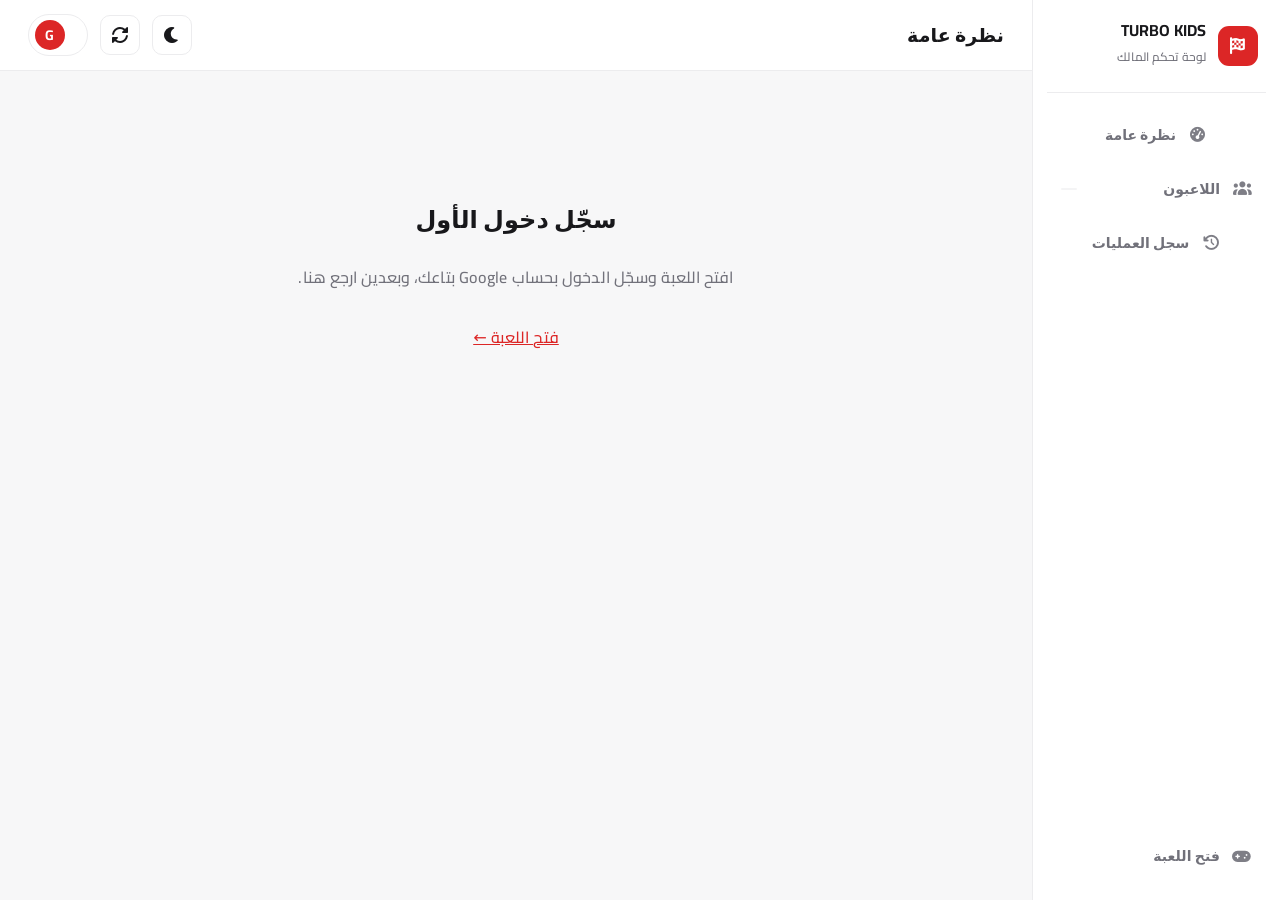
<file: 2-admin.html>
<!DOCTYPE html>
<html lang="ar" dir="rtl"><head><meta charset="utf-8"><meta name="viewport" content="width=device-width,initial-scale=1,viewport-fit=cover"><meta name="robots" content="noindex,nofollow"><meta name="theme-color" content="#ffffff"><title>TURBO KIDS · لوحة التحكم</title>
<link rel="stylesheet" href="admin/17-cairo2.css"><link rel="stylesheet" href="admin/3-icons3.css">
<style>
:root{color-scheme:light;--bg:#f6f7f9;--bg2:#fff;--card:#fff;--card2:#f1f3f6;--line:#e4e7ec;--tx:#101828;--mut:#667085;--pri:#2563eb;--pri2:#2563eb;--acc:#2563eb;--ok:#12b76a;--warn:#f79009;--bad:#d92d20;--gold:#b54708;--r:12px;--sh:0 1px 2px #1018280d}
:root.dark{color-scheme:dark;--bg:#0e1116;--bg2:#14181f;--card:#171c24;--card2:#1e242e;--line:#262d38;--tx:#e6e9ef;--mut:#8b94a5;--gold:#f5b94a;--sh:none}
*{box-sizing:border-box;-webkit-tap-highlight-color:transparent}
html,body{margin:0}body{font-family:Cairo,system-ui,-apple-system,"Segoe UI",sans-serif;background:radial-gradient(900px 420px at 90% -10%,#7c5cff33 0,transparent 60%),radial-gradient(700px 400px at -5% 110%,#2dd4bf1f 0,transparent 60%),var(--bg);color:var(--tx);min-height:100vh;font-weight:500}
i.fa-solid{line-height:1}
.side{position:fixed;inset-block:0;inset-inline-start:0;width:240px;background:var(--bg2);border-inline-end:1px solid var(--line);padding:18px 14px;display:flex;flex-direction:column;gap:6px;z-index:30}
.brand{display:flex;align-items:center;gap:12px;padding:4px 6px 18px}.logo{width:44px;height:44px;border-radius:14px;background:linear-gradient(135deg,var(--pri),var(--acc));display:grid;place-items:center;font-size:20px;color:#fff;box-shadow:0 8px 22px #7c5cff55}
.brand b{display:block;font-size:17px;font-weight:800;line-height:1.1}.brand small{color:var(--mut);font-size:12px}
.nav{display:flex;align-items:center;gap:12px;padding:11px 14px;border-radius:14px;color:var(--mut);cursor:pointer;font-weight:700;border:0;background:none;font-family:inherit;font-size:15px;width:100%;text-align:start;transition:.15s}
.nav i{width:20px;text-align:center;font-size:16px}.nav:hover{background:var(--card);color:var(--tx)}.nav.on{background:linear-gradient(135deg,var(--pri),var(--pri2));color:#fff;box-shadow:0 8px 20px #7c5cff44}
.nav .cnt{margin-inline-start:auto;background:#ffffff22;border-radius:99px;padding:0 8px;font-size:12px}
.sp{flex:1}
.main{margin-inline-start:240px;padding:0 0 40px;min-width:0}
.top{position:sticky;top:0;z-index:20;background:color-mix(in srgb,var(--bg) 82%,transparent);backdrop-filter:blur(14px);border-bottom:1px solid var(--line)}
.top .in{display:flex;align-items:center;gap:12px;padding:14px 22px}.top h1{margin:0;font-size:20px;font-weight:800}.top .sp{flex:1}
.ib{width:42px;height:42px;border-radius:13px;border:1px solid var(--line);background:var(--card);color:var(--tx);display:grid;place-items:center;cursor:pointer;font-size:16px;padding:0;transition:.15s}.ib:hover{border-color:var(--pri);color:var(--pri)}
.chip{display:flex;align-items:center;gap:8px;background:var(--card);border:1px solid var(--line);border-radius:99px;padding:5px 14px 5px 6px;font-size:13px;color:var(--mut);direction:ltr}
.chip i{width:30px;height:30px;border-radius:50%;background:linear-gradient(135deg,var(--acc),var(--pri));display:grid;place-items:center;color:#fff;font-style:normal;font-weight:800;font-size:14px}
.wrap{max-width:1180px;margin:auto;padding:22px}
.kpis{display:grid;grid-template-columns:repeat(auto-fit,minmax(200px,1fr));gap:14px}
.kpi{background:var(--card);border:1px solid var(--line);border-radius:var(--r);padding:18px;display:flex;gap:14px;align-items:center;box-shadow:var(--sh)}
.kpi .ic{width:52px;height:52px;border-radius:16px;display:grid;place-items:center;font-size:21px;color:#fff;background:var(--c);flex:none}
.kpi span{color:var(--mut);font-size:13px;display:block}.kpi b{display:block;font-size:27px;font-weight:800;line-height:1.2}
.cols{display:grid;grid-template-columns:1.2fr 1fr;gap:14px;margin-top:14px}
.pan{background:var(--card);border:1px solid var(--line);border-radius:var(--r);padding:18px;box-shadow:var(--sh)}.pan h3{margin:0 0 12px;font-size:16px;display:flex;gap:10px;align-items:center}.pan h3 i{color:var(--pri)}
.tp{display:flex;align-items:center;gap:12px;padding:9px 0;border-top:1px solid var(--line)}.tp:first-of-type{border-top:0}.tp .n{width:26px;color:var(--mut);font-weight:800;text-align:center}
.tool{display:flex;gap:10px;flex-wrap:wrap;margin-bottom:12px;align-items:center}
.srch{flex:1;min-width:220px;position:relative}.srch input{width:100%;padding-inline-start:44px}.srch i{position:absolute;inset-inline-start:16px;top:50%;transform:translateY(-50%);color:var(--mut)}
input,select{font:inherit;color:var(--tx);background:var(--card);border:1px solid var(--line);border-radius:13px;padding:11px 14px;outline:0;transition:.15s}
input:focus,select:focus{border-color:var(--pri);box-shadow:0 0 0 3px #7c5cff33}
button{font:inherit;font-weight:700;border:0;border-radius:13px;padding:10px 16px;cursor:pointer;color:#fff;background:var(--pri2);transition:.15s;display:inline-flex;gap:8px;align-items:center;justify-content:center}
button:hover{filter:brightness(1.1)}button:active{transform:scale(.97)}button:disabled{opacity:.4;cursor:not-allowed}
.b2{background:var(--card2);border:1px solid var(--line);color:var(--tx)}.bg{background:#059669}.bd{background:#dc2646}.sm{padding:8px 11px;font-size:13px;border-radius:11px}
.fl{display:flex;gap:6px;flex-wrap:wrap;margin-bottom:12px}.fl button{background:var(--card);border:1px solid var(--line);color:var(--mut);padding:7px 14px;border-radius:99px;font-size:13px}.fl button.on{background:var(--pri);border-color:var(--pri);color:#fff}
.list{display:grid;gap:10px;grid-template-columns:minmax(0,1fr)}
.row{display:grid;grid-template-columns:28px minmax(200px,2.2fr) 1.1fr 1fr 1fr 1fr auto;gap:12px;align-items:center;background:var(--card);border:1px solid var(--line);border-radius:var(--r);padding:12px 16px;transition:.15s}
.row:hover{border-color:var(--pri)}.row.sel{border-color:var(--pri);background:color-mix(in srgb,var(--pri) 12%,var(--card))}
.ck{width:20px;height:20px;accent-color:var(--pri);padding:0;cursor:pointer}
.pl{display:flex;align-items:center;gap:12px;min-width:0}.av{flex:none;width:46px;height:46px;border-radius:15px;display:grid;place-items:center;font-weight:800;font-size:19px;color:#fff;background:var(--g)}
.pl div{min-width:0}.pl b{display:block;overflow:hidden;text-overflow:ellipsis;white-space:nowrap}.pl small{color:var(--mut);display:block;overflow:hidden;text-overflow:ellipsis;white-space:nowrap;direction:ltr;text-align:right}
.me{font-size:10px;background:#fbbf2426;color:var(--gold);border-radius:7px;padding:1px 7px;margin-inline-start:6px;font-weight:700}
.lv{display:flex;flex-direction:column;gap:5px}.lv b{font-size:15px}.lv small{color:var(--mut);font-size:11px}.bar{height:7px;border-radius:9px;background:var(--bg2);overflow:hidden}.bar i{display:block;height:100%;background:linear-gradient(90deg,var(--pri),var(--acc));border-radius:9px}
.coin{display:inline-flex;gap:7px;align-items:center;background:#fbbf2420;color:var(--gold);border-radius:99px;padding:5px 13px;font-weight:800}
.mini{color:var(--mut);font-size:13px}.mini b{color:var(--tx)}.mini i{margin-inline-end:3px}.lab{display:none;color:var(--mut);font-size:11px}
.act{display:flex;gap:6px;justify-content:flex-end}.act .sm{padding:9px 11px}.pend{color:var(--warn);font-size:12px;font-weight:700}
.empty{text-align:center;padding:60px 10px;color:var(--mut)}.empty i{font-size:36px;display:block;margin-bottom:10px;opacity:.5}
.sk{height:72px;border-radius:var(--r);background:linear-gradient(90deg,var(--card),var(--card2),var(--card));background-size:200% 100%;animation:sh 1.2s infinite}@keyframes sh{to{background-position:-200% 0}}
.bulk{position:sticky;bottom:78px;z-index:15;margin-top:14px;background:var(--card2);border:1px solid var(--pri);border-radius:var(--r);padding:12px 16px;display:flex;gap:8px;align-items:center;flex-wrap:wrap;box-shadow:var(--sh);animation:up .2s}.bulk b{margin-inline-end:auto}
.ov{position:fixed;inset:0;background:#03020dcc;backdrop-filter:blur(5px);display:flex;align-items:center;justify-content:center;padding:14px;z-index:50;animation:fi .15s}@keyframes fi{from{opacity:0}}
.bx{background:var(--bg2);border:1px solid var(--line);border-radius:22px;padding:22px;width:100%;max-width:460px;max-height:92vh;overflow:auto;box-shadow:0 30px 80px #000a;animation:up .2s}@keyframes up{from{transform:translateY(16px);opacity:0}}
.bx.big{max-width:660px}.bx h3{margin:0 0 4px;font-size:19px}.bx p{color:var(--mut);margin:6px 0}.bx label{display:block;color:var(--mut);font-size:13px;margin:12px 0 4px}.bx input{width:100%}
.btns{display:flex;gap:8px;margin-top:16px;flex-wrap:wrap}
.quick{display:flex;gap:8px;margin:10px 0}.quick button{flex:1;background:#fbbf2422;color:var(--gold);border:1px solid #fbbf2455;font-size:16px;padding:12px 6px}
.sum{display:flex;gap:8px;flex-wrap:wrap;margin:10px 0 4px}.sum span{background:var(--card);border:1px solid var(--line);border-radius:99px;padding:4px 12px;font-size:13px}
.sec{margin-top:16px}.sec h4{margin:0 0 8px;font-size:14px;color:var(--mut);font-weight:700;display:flex;gap:8px;align-items:center}.sec h4 i{color:var(--pri)}.grid{display:grid;grid-template-columns:repeat(auto-fill,minmax(180px,1fr));gap:8px}
.grid button{background:var(--card);border:1px solid var(--line);color:var(--tx);justify-content:flex-start;text-align:start;padding:10px 12px;font-size:13px}.grid button:hover{border-color:var(--pri)}.grid button.d{color:var(--bad)}.grid button.d:hover{border-color:var(--bad)}
.lg{display:flex;gap:12px;align-items:flex-start;padding:11px 0;border-top:1px solid var(--line)}.lg:first-of-type{border-top:0}.lg .d{width:36px;height:36px;border-radius:11px;background:var(--card2);color:var(--pri);display:grid;place-items:center;flex:none}.lg small{color:var(--mut);display:block}
.msg{padding:80px 20px;text-align:center;color:var(--mut)}.msg h2{color:var(--tx)}.msg a{color:var(--acc)}
.toast{position:fixed;bottom:90px;inset-inline:0;margin:auto;width:max-content;max-width:92vw;background:#0b2a22;border:1px solid #0f766e;color:#a7f3d0;padding:11px 20px;border-radius:14px;z-index:99;font-weight:700;animation:up .2s;display:flex;gap:8px;align-items:center}.toast.e{background:#2d0f19;border-color:#9f1239;color:#fecdd3}
.bot{display:none}
@media(max-width:900px){
.side{display:none}.main{margin:0}.top .in{padding:12px 14px}.wrap{padding:14px 14px 100px}.chip span{display:none}.chip{padding:5px}
.bot{display:flex;position:fixed;bottom:0;inset-inline:0;z-index:40;background:var(--bg2);border-top:1px solid var(--line);padding:6px 8px calc(6px + env(safe-area-inset-bottom));gap:4px}
.bot .nav{flex-direction:column;gap:4px;font-size:11px;padding:8px 4px;justify-content:center;align-items:center;text-align:center}.bot .nav .cnt{display:none}
.cols{grid-template-columns:minmax(0,1fr)}.kpis{grid-template-columns:repeat(2,minmax(0,1fr))}.main{overflow-x:hidden}.tp .pl{min-width:0}.pl b{max-width:100%}.kpi{padding:14px;flex-direction:column;align-items:flex-start;gap:10px}
.row{grid-template-columns:28px minmax(0,1fr);gap:10px}.row .pl{grid-column:2}.row .lv,.row>div:nth-child(n+4):not(.act){grid-column:1/-1}.row>div:nth-child(n+4):not(.act){display:flex;justify-content:space-between;align-items:center;border-top:1px solid var(--line);padding-top:8px}.row .lv{display:grid;grid-template-columns:auto 1fr;gap:4px 10px}.row .lv .bar,.row .lv small{grid-column:1/-1}.act{grid-column:1/-1;justify-content:stretch}.act button{flex:1}.lab{display:inline}.bulk{bottom:80px}
}

body{background:var(--bg)!important;font-weight:500}
.logo,.nav.on,.chip i,.bar i,.av,.kpi .ic,.fl button.on{background-image:none!important}
.logo{background:var(--pri)!important;box-shadow:none!important;border-radius:10px;width:38px;height:38px;font-size:17px}
.nav.on{background:color-mix(in srgb,var(--pri) 10%,transparent)!important;color:var(--pri)!important;box-shadow:none!important}
.nav .cnt{background:var(--card2)!important;color:var(--mut)}
.nav{border-radius:10px;font-size:14px}
.top{background:var(--bg2)!important;backdrop-filter:none}.top h1{font-size:18px}
.chip i{background:var(--pri)!important}
.kpi,.pan,.row,.bulk{box-shadow:var(--sh)!important;border-radius:12px}
.kpi .ic{background:color-mix(in srgb,var(--c2,var(--pri)) 12%,transparent)!important;color:var(--pri)!important;border-radius:10px;width:44px;height:44px;font-size:18px}
.kpi b{font-size:24px}
.row:hover{border-color:#98a2b3!important}.row.sel{background:color-mix(in srgb,var(--pri) 6%,var(--card))!important}
.av{background:var(--card2)!important;color:var(--tx)!important;border:1px solid var(--line);border-radius:10px;width:40px;height:40px;font-size:16px}
.bar i{background:var(--pri)!important}.bar{background:var(--card2)!important;height:6px}
.coin{background:transparent!important;color:var(--tx)!important;padding:0;font-weight:700}.coin i{color:var(--gold)}
.me{background:var(--card2)!important;color:var(--mut)!important}
button{background:var(--pri)!important;border-radius:9px;font-weight:600}
.b2,.fl button,.grid button,.ib{background:var(--card)!important;border:1px solid var(--line)!important;color:var(--tx)!important}
.fl button.on{background:var(--pri)!important;border-color:var(--pri)!important;color:#fff!important}
.bg{background:#12b76a!important;border:0!important;color:#fff!important}.bd{background:var(--bad)!important;border:0!important;color:#fff!important}
.sm.bd{background:transparent!important;color:var(--bad)!important;border:1px solid var(--line)!important}
.quick button{background:var(--card2)!important;color:var(--tx)!important;border:1px solid var(--line)!important}
.ov{background:#10182866!important;backdrop-filter:none}.bx{border-radius:14px;box-shadow:0 12px 40px #10182833!important;background:var(--bg2)!important}
.toast{background:var(--tx)!important;color:var(--bg)!important;border:0!important}.toast.e{background:var(--bad)!important;color:#fff!important}
.lg .d,.pan h3 i,.sec h4 i{color:var(--pri)}.lg .d{background:var(--card2)}
.empty i{opacity:.35}
input:focus,select:focus{box-shadow:0 0 0 3px color-mix(in srgb,var(--pri) 20%,transparent)!important}
.bot{background:var(--bg2)!important}
.nav{background:transparent!important;color:var(--mut)!important}.nav:hover{background:var(--card2)!important;color:var(--tx)!important}.nav.on{background:color-mix(in srgb,var(--pri) 10%,transparent)!important;color:var(--pri)!important}

/* ===== Indigo admin (polished) ===== */
:root{--bg:#f5f6fa;--pri:#4f46e5;--pri2:#4338ca;--acc:#4f46e5;--line:#e6e8f0;--tx:#111827;--mut:#6b7280;--r:14px;--sh:0 1px 2px #1118270a,0 1px 3px #11182708}
:root.dark{--bg:#0f1020;--bg2:#15162b;--card:#1a1b33;--card2:#222444;--line:#2a2c4f;--tx:#eceefc;--mut:#9396b8;--pri:#6366f1;--pri2:#6366f1}
body{background:var(--bg)!important;letter-spacing:.1px}
.side{background:#1b1a4a!important;border:0!important;width:248px;padding:20px 14px}
.main{margin-inline-start:248px}
.side .brand{padding:2px 8px 22px;border-bottom:1px solid #ffffff14;margin-bottom:12px}
.side .brand b{color:#fff!important;font-size:16px}.side .brand small{color:#a5a8d8!important}
.logo{background:#fff!important;color:#4338ca!important;width:40px;height:40px;border-radius:11px;box-shadow:none!important}
.side .nav{color:#b9bce6!important;padding:11px 14px;font-size:14px;border-radius:10px;gap:12px;background:transparent!important}
.side .nav i{font-size:15px;width:20px;opacity:.9}
.side .nav:hover{background:#ffffff12!important;color:#fff!important}
.side .nav.on{background:#fff!important;color:#2e2a8c!important;box-shadow:0 2px 8px #0003!important}
.side .nav .cnt{background:#ffffff1f!important;color:#fff!important;border-radius:99px;font-size:11px;padding:1px 8px}
.side .nav.on .cnt{background:#eef0ff!important;color:#4338ca!important}
.top{background:var(--bg2)!important;border-bottom:1px solid var(--line)!important}.top .in{padding:14px 28px}
.top h1{font-size:19px;font-weight:800}
.ib{border-radius:10px;width:40px;height:40px;background:var(--card)!important;color:var(--mut)!important;border:1px solid var(--line)!important;box-shadow:none}.ib:hover{color:var(--pri)!important;border-color:var(--pri)!important}
.wrap{padding:26px 28px}
.kpi,.pan,.row,.bulk{background:var(--card)!important;border:1px solid var(--line)!important;border-radius:var(--r)!important;box-shadow:var(--sh)!important}
.kpi{padding:20px;gap:16px}.kpi span{font-size:13px;font-weight:600}.kpi b{font-size:28px;font-weight:800;letter-spacing:-.3px;margin-top:2px}
.kpi .ic{width:48px;height:48px;border-radius:13px;font-size:19px;border:0}
.kpi:nth-child(1) .ic{background:#eef0ff!important;color:#4f46e5!important}.kpi:nth-child(2) .ic{background:#dcfce7!important;color:#15803d!important}.kpi:nth-child(3) .ic{background:#fef3c7!important;color:#b45309!important}.kpi:nth-child(4) .ic{background:#fce7f3!important;color:#be185d!important}
:root.dark .kpi:nth-child(n) .ic{background:#ffffff14!important}
.pan{padding:20px}.pan h3{font-size:15px;font-weight:800;margin-bottom:6px}.pan h3 i{color:var(--pri);width:30px;height:30px;background:#eef0ff;border-radius:9px;display:grid;place-items:center;font-size:13px}
:root.dark .pan h3 i{background:#ffffff14}
.tp{padding:12px 0}.tp .n{font-size:13px}
button{background:var(--pri)!important;color:#fff!important;border-radius:10px;font-weight:700;border:0!important}
button:hover{background:var(--pri2)!important;filter:none}
.b2,.fl button,.grid button,.ib,.quick button{background:var(--card)!important;color:var(--tx)!important;border:1px solid var(--line)!important}
.b2:hover,.fl button:hover,.grid button:hover{border-color:var(--pri)!important;color:var(--pri)!important;filter:none}
.fl button{border-radius:99px;padding:7px 15px;font-weight:600;color:var(--mut)!important}
.fl button.on{background:var(--pri)!important;color:#fff!important;border-color:var(--pri)!important}
.bg{background:#16a34a!important;color:#fff!important}.bd{background:#dc2626!important;color:#fff!important}
.sm.bd{background:transparent!important;color:#dc2626!important;border:1px solid var(--line)!important}.sm.bd:hover{background:#fef2f2!important;border-color:#fca5a5!important}
.row{padding:14px 18px}.row:hover{border-color:#c7c9f3!important;box-shadow:0 4px 14px #4f46e514!important}
.row.sel{background:#f5f5ff!important;border-color:var(--pri)!important}:root.dark .row.sel{background:#222444!important}
.av{background:#eef0ff!important;color:#4338ca!important;border:0!important;border-radius:50%!important;width:42px;height:42px;font-size:16px}
:root.dark .av{background:#2f3160!important;color:#c7c9ff!important}
.pl b{font-size:15px}.pl small{font-size:12px}
.bar{height:6px;background:#eceef5!important}:root.dark .bar{background:#2a2c4f!important}.bar i{background:var(--pri)!important}
.coin{background:#fff8e1!important;color:#92400e!important;padding:5px 12px!important;border-radius:99px;font-weight:800;border:1px solid #fde68a}.coin i{color:#d97706!important}
:root.dark .coin{background:#3a3016!important;color:#fcd34d!important;border-color:#5a4a1c}
.me{background:#eef0ff!important;color:#4338ca!important}
.srch input,input,select{border-radius:10px;border:1px solid var(--line)}
.ck{accent-color:var(--pri)}
.bx{border-radius:18px;border:1px solid var(--line);background:var(--bg2)!important}.ov{background:#0f102080!important}
.sec h4 i{color:var(--pri)}.quick button{font-weight:800;color:var(--pri)!important;background:#eef0ff!important;border-color:#dfe2ff!important}
.toast{background:#1b1a4a!important;color:#fff!important}.toast.e{background:#dc2626!important}
.bot{background:#1b1a4a!important;border:0}.bot .nav{color:#b9bce6!important}.bot .nav.on{background:#fff!important;color:#2e2a8c!important}
@media(max-width:900px){.wrap{padding:16px 14px 100px}.top .in{padding:12px 14px}}
@media(max-width:900px){.main{margin-inline-start:0!important}.side{display:none!important}.wrap{padding:16px 14px 100px}.kpi{padding:14px}.kpi b{font-size:22px}.top h1{font-size:17px}}

/* ===== White + red ===== */
:root{--bg:#f7f7f8;--pri:#dc2626;--pri2:#b91c1c;--acc:#dc2626;--line:#ececee;--tx:#18181b;--mut:#71717a}
:root.dark{--bg:#121214;--bg2:#18181b;--card:#1c1c20;--card2:#26262b;--line:#2e2e34;--tx:#f4f4f5;--mut:#a1a1aa;--pri:#ef4444;--pri2:#dc2626}
.side{background:#fff!important;border-inline-end:1px solid var(--line)!important}
:root.dark .side{background:#18181b!important}
.side .brand{border-bottom:1px solid var(--line)}
.side .brand b{color:var(--tx)!important}.side .brand small{color:var(--mut)!important}
.logo{background:#dc2626!important;color:#fff!important}
.side .nav{color:var(--mut)!important}.side .nav:hover{background:#fef2f2!important;color:#dc2626!important}
:root.dark .side .nav:hover{background:#2a1a1a!important}
.side .nav.on{background:#dc2626!important;color:#fff!important;box-shadow:0 4px 12px #dc262640!important}
.side .nav .cnt{background:#f4f4f5!important;color:#52525b!important}.side .nav.on .cnt{background:#ffffff33!important;color:#fff!important}
.kpi:nth-child(1) .ic{background:#fee2e2!important;color:#dc2626!important}.kpi:nth-child(2) .ic{background:#fef2f2!important;color:#b91c1c!important}.kpi:nth-child(3) .ic{background:#fee2e2!important;color:#dc2626!important}.kpi:nth-child(4) .ic{background:#fef2f2!important;color:#b91c1c!important}
:root.dark .kpi:nth-child(n) .ic{background:#3a1d1d!important;color:#f87171!important}
.pan h3 i{background:#fee2e2;color:#dc2626}:root.dark .pan h3 i{background:#3a1d1d;color:#f87171}
.row:hover{border-color:#fca5a5!important;box-shadow:0 4px 14px #dc262614!important}
.row.sel{background:#fef2f2!important;border-color:#dc2626!important}:root.dark .row.sel{background:#2a1a1a!important}
.av{background:#fee2e2!important;color:#b91c1c!important}:root.dark .av{background:#3a1d1d!important;color:#fca5a5!important}
.bar i{background:#dc2626!important}.bar{background:#f4f4f5!important}:root.dark .bar{background:#2e2e34!important}
.coin{background:#fff!important;color:#18181b!important;border:1px solid #e4e4e7!important}.coin i{color:#dc2626!important}
:root.dark .coin{background:#26262b!important;color:#f4f4f5!important;border-color:#3f3f46!important}
.me{background:#fee2e2!important;color:#b91c1c!important}
.quick button{background:#fef2f2!important;color:#dc2626!important;border-color:#fecaca!important}
.fl button.on{background:#dc2626!important;border-color:#dc2626!important}
.b2:hover,.fl button:hover,.grid button:hover{border-color:#dc2626!important;color:#dc2626!important}
.bg{background:#18181b!important}
.bd{background:#18181b!important;color:#fff!important}
.sm.bd{background:#fff!important;color:#18181b!important;border:1px solid #d4d4d8!important}.sm.bd:hover{background:#18181b!important;color:#fff!important;border-color:#18181b!important}
:root.dark .sm.bd{background:transparent!important;color:#f4f4f5!important;border-color:#52525b!important}
.sec h4 i{color:#dc2626}.grid button.d{color:#dc2626!important}
.toast{background:#18181b!important}.toast.e{background:#dc2626!important}
.bot{background:#fff!important;border-top:1px solid var(--line)!important}.bot .nav{color:var(--mut)!important}.bot .nav.on{background:#dc2626!important;color:#fff!important}
:root.dark .bot{background:#18181b!important}
input:focus,select:focus{border-color:#dc2626!important;box-shadow:0 0 0 3px #dc262626!important}
</style></head><body>
<aside class="side"><div class="brand"><div class="logo"><i class="fa-solid fa-flag-checkered"></i></div><div><b>TURBO KIDS</b><small>لوحة تحكم المالك</small></div></div>
<button class="nav" data-v="home"><i class="fa-solid fa-gauge-high"></i>نظرة عامة</button><button class="nav" data-v="players"><i class="fa-solid fa-users"></i>اللاعبون<span class="cnt" id="nc"></span></button><button class="nav" data-v="log"><i class="fa-solid fa-clock-rotate-left"></i>سجل العمليات</button><div class="sp"></div><a class="nav" href="/" style="text-decoration:none"><i class="fa-solid fa-gamepad"></i>فتح اللعبة</a></aside>
<div class="main"><div class="top"><div class="in"><h1 id="ttl">نظرة عامة</h1><div class="sp"></div><button class="ib" id="th" title="الوضع الفاتح / الداكن"><i class="fa-solid fa-moon"></i></button><button class="ib" id="rf" title="تحديث"><i class="fa-solid fa-rotate"></i></button><div class="chip" id="who" hidden><i id="wi">G</i><span id="wm"></span></div></div></div>
<div class="wrap" id="app"><div class="list"><div class="sk"></div><div class="sk"></div><div class="sk"></div></div></div></div>
<nav class="bot" id="bot"><button class="nav" data-v="home"><i class="fa-solid fa-gauge-high"></i>الرئيسية</button><button class="nav" data-v="players"><i class="fa-solid fa-users"></i>اللاعبون</button><button class="nav" data-v="log"><i class="fa-solid fa-clock-rotate-left"></i>السجل</button></nav>
<script>
(function(){
const U='https://xeaaupzfmpydcdsepneq.supabase.co',KEY='sb_publishable_5aEyfa5IylaUxdnp62OD_w_UGasTs9P';
const $=id=>document.getElementById(id),app=$('app');
const E=s=>String(s==null?'':s).replace(/[&<>"]/g,c=>({'&':'&amp;','<':'&lt;','>':'&gt;','"':'&quot;'})[c]);
const N=x=>(+x||0).toLocaleString('en');
const ic=n=>'<i class="fa-solid fa-'+n+'"></i>';
let G=null;try{G=JSON.parse(localStorage.getItem('tk_g')||'null')}catch(e){}
if(localStorage.getItem('tk_adm_theme')==='dark')document.documentElement.classList.add('dark');
const hd=t=>({apikey:KEY,Authorization:'Bearer '+t,'Content-Type':'application/json'});
function msg(h){app.innerHTML='<div class="msg">'+h+'</div>'}
function toast(t,bad){const o=document.createElement('div');o.className='toast'+(bad?' e':'');o.innerHTML=ic(bad?'triangle-exclamation':'circle-check')+'<span></span>';o.lastChild.textContent=t;document.body.appendChild(o);setTimeout(()=>o.remove(),2800)}
async function tok(){if(!G)return null;if(G.exp-Date.now()>6e4)return G.at;
 const r=await fetch(U+'/auth/v1/token?grant_type=refresh_token',{method:'POST',headers:hd(KEY),body:JSON.stringify({refresh_token:G.rt})});const j=await r.json();
 if(!j.access_token)return null;G=Object.assign({},G,{at:j.access_token,rt:j.refresh_token||G.rt,exp:Date.now()+(j.expires_in||3600)*1e3});localStorage.setItem('tk_g',JSON.stringify(G));return G.at}
async function api(path,opt){const t=await tok();if(!t)throw new Error('auth');const r=await fetch(U+path,Object.assign({headers:hd(t)},opt));if(!r.ok){let m='';try{m=(await r.json()).message}catch(e){}throw new Error(m||r.status)}const x=await r.text();return x?JSON.parse(x):null}
const lvOf=x=>Math.floor((1+Math.sqrt(1+x/12.5))/2),base=l=>50*l*(l-1);
const GR=['#7c5cff,#c084fc','#2dd4bf,#3b82f6','#f59e0b,#fb5a7a','#ec4899,#8b5cf6','#14b8a6,#84cc16','#f97316,#facc15'];
const grad=s=>GR[[...String(s)].reduce((a,c)=>a+c.charCodeAt(0),0)%GR.length];
let rows=[],sortK='t',dir=-1,q='',flt='all',view='home',sel=new Set(),loaded=0;
// activity log (kept in this browser)
const LOGK='tk_admin_log';
const getLog=()=>{try{return JSON.parse(localStorage.getItem(LOGK)||'[]')}catch(e){return[]}};
function logA(icon,text,who){const l=getLog();l.unshift({t:Date.now(),i:icon,x:text,w:who||''});localStorage.setItem(LOGK,JSON.stringify(l.slice(0,150)))}
function ago(d){if(!d)return'-';const s=(Date.now()-new Date(d))/1e3;if(s<90)return'دلوقتي';if(s<3600)return'من '+Math.round(s/60)+' د';if(s<86400)return'من '+Math.round(s/3600)+' س';if(s<2592e3)return'من '+Math.round(s/86400)+' يوم';return new Date(d).toLocaleDateString('ar-EG')}
async function init(){
 if(!G){msg('<h2>سجّل دخول الأول</h2>افتح اللعبة وسجّل الدخول بحساب Google بتاعك، وبعدين ارجع هنا.<br><br><a href="/">فتح اللعبة ←</a>');return}
 let ok=false;try{ok=await api('/rest/v1/rpc/is_admin',{method:'POST',body:'{}'})}catch(e){}
 if(ok!==true){msg('<h2><i class="fa-solid fa-lock"></i> للمالك فقط</h2>الحساب ده مش مصرّح له يفتح لوحة التحكم.');return}
 $('who').hidden=false;$('wm').textContent=G.email;$('wi').textContent=(G.email||'G')[0].toUpperCase();load()}
async function load(){
 try{rows=await api('/rest/v1/players?select=id,email,updated_at,coins:data->>coins,xp:data->>xp,name:data->>name,races:data->>races,cars:data->cars,stars:data->stars,cl:data->claimed,oT:data->ownT,oR:data->ownR,oG:data->ownG,oI:data->own,oW:data->worlds,oL:data->ownL,ops&limit=1000')}catch(e){msg('تعذر التحميل: '+E(e.message)+'<br><br><button id="rt">إعادة المحاولة</button>');$('rt').onclick=load;return}
 const L=x=>Array.isArray(x)?x.length:0;
 rows.forEach(r=>{r.coins=+r.coins||0;r.xp=+r.xp||0;r.lv=lvOf(r.xp);r.nc=L(r.cars);r.ns=r.stars&&typeof r.stars==='object'?Object.values(r.stars).reduce((a,b)=>a+(+b||0),0):0;r.nl=r.cl&&typeof r.cl==='object'?Object.keys(r.cl).length:0;r.ni=L(r.oT)+L(r.oR)+L(r.oG)+L(r.oI)+L(r.oW)+L(r.oL);r.np=L(r.ops);r.t=r.updated_at?+new Date(r.updated_at):0;r.nm=r.name||(r.email||'?').split('@')[0]});
 sel=new Set([...sel].filter(i=>rows.some(r=>r.id===i)));loaded=1;render()}
const TT={home:'نظرة عامة',players:'اللاعبون',log:'سجل العمليات'};
function render(){document.querySelectorAll('[data-v]').forEach(b=>b.classList.toggle('on',b.dataset.v===view));$('ttl').textContent=TT[view];$('nc').textContent=rows.length||'';
 if(view==='home')home();else if(view==='players')players();else logv()}
function kpi(i,l,v,c){return '<div class="kpi"><div class="ic" style="--c:'+c+'">'+ic(i)+'</div><div><span>'+l+'</span><b>'+v+'</b></div></div>'}
function avatar(r){return '<div class="av" style="--g:linear-gradient(135deg,'+grad(r.email)+')">'+E((r.nm||'?')[0].toUpperCase())+'</div>'}
function home(){
 const day=Date.now()-864e5,tc=rows.reduce((a,r)=>a+r.coins,0),av=rows.length?rows.reduce((a,r)=>a+r.lv,0)/rows.length:0,top=[...rows].sort((a,b)=>b.xp-a.xp).slice(0,5),lg=getLog().slice(0,5);
 app.innerHTML='<div class="kpis">'+kpi('users','عدد اللاعبين',N(rows.length),'linear-gradient(135deg,#7c5cff,#a78bfa)')+kpi('bolt','نشطين النهاردة',N(rows.filter(r=>r.t>day).length),'linear-gradient(135deg,#10b981,#2dd4bf)')+kpi('coins','إجمالي الكوينز',N(tc),'linear-gradient(135deg,#f59e0b,#fbbf24)')+kpi('ranking-star','متوسط المستوى',av.toFixed(1),'linear-gradient(135deg,#ec4899,#f472b6)')+'</div>'+
 '<div class="cols"><div class="pan"><h3>'+ic('trophy')+'أعلى اللاعبين</h3>'+(top.length?top.map((r,i)=>'<div class="tp"><span class="n">'+(i+1)+'</span>'+avatar(r)+'<div class="pl" style="flex:1"><div><b>'+E(r.nm)+'</b><small>مستوى '+r.lv+' · '+N(r.xp)+' XP</small></div></div><span class="coin">'+ic('coins')+' '+N(r.coins)+'</span></div>').join(''):'<div class="empty">'+ic('user-slash')+'مفيش لاعبين لسه</div>')+'<div class="btns"><button class="b2 sm" data-go="players">'+ic('users')+'كل اللاعبين</button></div></div>'+
 '<div class="pan"><h3>'+ic('clock-rotate-left')+'آخر العمليات</h3>'+(lg.length?lg.map(logRow).join(''):'<div class="empty">'+ic('list-check')+'لسه مفيش عمليات</div>')+'<div class="btns"><button class="b2 sm" data-go="log">'+ic('clock-rotate-left')+'السجل كامله</button></div></div></div>';
 app.querySelectorAll('[data-go]').forEach(b=>b.onclick=()=>go(b.dataset.go))}
function logRow(x){return '<div class="lg"><div class="d">'+ic(x.i||'bolt')+'</div><div><b style="font-weight:700">'+E(x.x)+'</b><small>'+E(x.w)+(x.w?' · ':'')+ago(x.t)+'</small></div></div>'}
function logv(){const l=getLog();app.innerHTML='<div class="pan"><h3>'+ic('clock-rotate-left')+'سجل العمليات</h3>'+(l.length?l.map(logRow).join(''):'<div class="empty">'+ic('list-check')+'لسه مفيش عمليات</div>')+(l.length?'<div class="btns"><button class="b2 sm" id="cl">'+ic('eraser')+'مسح السجل</button></div>':'')+'<p style="font-size:12px">السجل بيتحفظ على المتصفح ده بس.</p></div>';
 const c=$('cl');if(c)c.onclick=()=>{localStorage.removeItem(LOGK);logv()}}
function go(v){view=v;render()}
const FL=[['all','الكل','users'],['day','نشطين النهاردة','bolt'],['week','نشطين الأسبوع','calendar-week'],['idle','غير نشطين','moon'],['pend','فيه تغييرات معلقة','hourglass-half']];
const SO=[['t','آخر نشاط'],['lv','المستوى'],['coins','الكوينز'],['ns','النجوم'],['nm','الاسم']];
function players(){
 app.innerHTML='<div class="tool"><div class="srch">'+ic('magnifying-glass')+'<input id="q" placeholder="ابحث بالاسم أو الإيميل" value="'+E(q)+'"></div><select id="so">'+SO.map(s=>'<option value="'+s[0]+'"'+(s[0]===sortK?' selected':'')+'>ترتيب: '+s[1]+'</option>').join('')+'</select><button class="b2" id="dr" title="اتجاه الترتيب">'+ic(dir<0?'arrow-down-wide-short':'arrow-up-short-wide')+'</button></div>'+
 '<div class="fl" id="fl">'+FL.map(f=>'<button data-f="'+f[0]+'" class="'+(f[0]===flt?'on':'')+'">'+ic(f[2])+' '+f[1]+'</button>').join('')+'</div><div class="list" id="lst"></div><div id="bk"></div>';
 $('q').oninput=e=>{q=e.target.value.toLowerCase();list()};$('so').onchange=e=>{sortK=e.target.value;list()};
 $('dr').onclick=()=>{dir=-dir;$('dr').innerHTML=ic(dir<0?'arrow-down-wide-short':'arrow-up-short-wide');list()};
 $('fl').querySelectorAll('button').forEach(b=>b.onclick=()=>{flt=b.dataset.f;$('fl').querySelectorAll('button').forEach(x=>x.classList.toggle('on',x===b));list()});list()}
function vis(){const day=Date.now()-864e5,wk=Date.now()-6048e5;
 return rows.filter(r=>(!q||((r.email||'')+' '+(r.name||'')).toLowerCase().includes(q))&&(flt==='all'||(flt==='day'&&r.t>day)||(flt==='week'&&r.t>wk)||(flt==='idle'&&r.t<=wk)||(flt==='pend'&&r.np>0))).sort((a,b)=>{const x=a[sortK],y=b[sortK];return (x>y?1:x<y?-1:0)*dir})}
function list(){const L=vis();
 $('lst').innerHTML=L.length?'<label class="mini" style="display:flex;gap:10px;align-items:center;padding:0 16px"><input type="checkbox" class="ck" id="all"'+(L.every(r=>sel.has(r.id))?' checked':'')+'> تحديد الكل ('+L.length+')</label>'+L.map(r=>{const a=base(r.lv),b=base(r.lv+1),p=Math.max(0,Math.min(1,(r.xp-a)/(b-a))),me=G&&r.id===G.id;
  return '<div class="row'+(sel.has(r.id)?' sel':'')+'"><input type="checkbox" class="ck" data-s="'+r.id+'"'+(sel.has(r.id)?' checked':'')+'><div class="pl">'+avatar(r)+'<div><b>'+E(r.nm)+(me?'<span class="me">أنت</span>':'')+'</b><small>'+E(r.email)+'</small></div></div>'+
  '<div class="lv"><span class="lab">المستوى</span><b>مستوى '+r.lv+'</b><div class="bar"><i style="width:'+Math.round(p*100)+'%"></i></div><small>'+N(r.xp)+' XP</small></div>'+
  '<div><span class="lab">الكوينز</span><span class="coin">'+ic('coins')+' '+N(r.coins)+'</span></div>'+
  '<div class="mini"><span class="lab">النجوم / المراحل</span><i class="fa-solid fa-star" style="color:var(--gold)"></i><b>'+N(r.ns)+'</b> &nbsp;<i class="fa-solid fa-flag-checkered"></i><b>'+N(r.nl)+'</b></div>'+
  '<div class="mini"><span class="lab">آخر نشاط</span>'+ago(r.updated_at)+(r.np?'<div class="pend" title="تغييرات هتتطبق لما اللاعب يفتح اللعبة">'+ic('hourglass-half')+' '+r.np+' معلّق</div>':'')+'</div>'+
  '<div class="act"><button class="sm" data-a="all" title="تحكم كامل">'+ic('sliders')+' تحكم</button><button class="sm b2" data-a="add" title="إضافة كوينز">'+ic('circle-plus')+'</button><button class="sm b2" data-a="edit" title="تعديل">'+ic('pen')+'</button>'+'<button class="sm bd" data-a="del" title="حذف"'+(me?' style="visibility:hidden" tabindex="-1"':'')+'>'+ic('trash')+'</button>'+'</div></div>'}).join(''):'<div class="empty">'+ic('user-slash')+(loaded?'مفيش لاعبين مطابقين':'...')+'</div>';
 const rr=id=>rows.find(r=>r.id===id);
 $('lst').querySelectorAll('button[data-a]').forEach(b=>b.onclick=()=>act(b.dataset.a,rr(b.closest('.row').querySelector('[data-s]').dataset.s)));
 $('lst').querySelectorAll('[data-s]').forEach(c=>c.onchange=()=>{c.checked?sel.add(c.dataset.s):sel.delete(c.dataset.s);c.closest('.row').classList.toggle('sel',c.checked);bulk();const a=$('all');if(a)a.checked=L.every(r=>sel.has(r.id))});
 const al=$('all');if(al)al.onchange=()=>{L.forEach(r=>al.checked?sel.add(r.id):sel.delete(r.id));list()};bulk()}
function bulk(){const n=sel.size,b=$('bk');if(!b)return;
 b.innerHTML=n?'<div class="bulk"><b>'+ic('square-check')+' تم تحديد '+n+' لاعب</b><button class="sm bg" id="b1">'+ic('coins')+'إضافة كوينز</button><button class="sm" id="b2">'+ic('lock-open')+'فتح كل حاجة</button><button class="sm bd" id="b3">'+ic('trash')+'حذف</button><button class="sm b2" id="b4">'+ic('xmark')+'إلغاء التحديد</button></div>':'';
 if(!n)return;const S=()=>rows.filter(r=>sel.has(r.id));
 $('b4').onclick=()=>{sel.clear();list()};
 $('b1').onclick=()=>coinBox(S());
 $('b2').onclick=()=>confirm2(S(),'فتح كل حاجة لـ '+n+' لاعب','هتتطبق لما كل لاعب يفتح اللعبة.',1,async o=>{let k=0;for(const r of S()){if(await rpcQ('admin_cmd',{uid:r.id,cmd:{a:'unlock_all',n:0}}))k++}toast('اتبعت لـ '+k+' لاعب');logA('lock-open','فتح كل حاجة لـ '+k+' لاعب');await load();return 1});
 $('b3').onclick=()=>{const T=S().filter(r=>!(G&&r.id===G.id));if(!T.length)return toast('مينفعش تحذف حسابك',1);confirm2(T,'حذف '+T.length+' حساب نهائيًا','هتتحذف الحسابات وكل تقدمها ومش هتتسترجع.',2,async o=>{let k=0;for(const r of T){if(await rpcQ('admin_delete',{uid:r.id}))k++}toast('اتحذف '+k+' حساب');logA('trash','حذف '+k+' حساب');sel.clear();await load();return 1})}}
function box(h,big){const o=document.createElement('div');o.className='ov';o.innerHTML='<div class="bx'+(big?' big':'')+'">'+h+'</div>';document.body.appendChild(o);o.onclick=e=>{if(e.target===o)o.remove()};document.addEventListener('keydown',function k(e){if(e.key==='Escape'){o.remove();document.removeEventListener('keydown',k)}});return o}
const head=r=>'<h3>'+E(r.nm)+'</h3><p style="direction:ltr;text-align:right">'+E(r.email)+'</p>';
async function rpcQ(fn,body){try{await api('/rest/v1/rpc/'+fn,{method:'POST',body:JSON.stringify(body)});return 1}catch(e){toast('فشل: '+e.message,1);return 0}}
async function rpc(fn,body,o,okMsg){const b=o&&o.querySelector('#ok');if(b)b.disabled=true;const x=await rpcQ(fn,body);if(x)toast(okMsg||'تم ✓');else if(b)b.disabled=false;return x}
// coins: quick buttons + free number; works for one or many players
function coinBox(T){const one=T.length===1,r=T[0];
 const o=box((one?head(r)+'<div class="sum"><span>'+ic('coins')+' الرصيد: <b id="bal">'+N(r.coins)+'</b></span></div>':'<h3>إضافة كوينز</h3><p>لـ '+T.length+' لاعب</p>')+'<label>إضافة سريعة</label><div class="quick"><button data-n="100">+100</button><button data-n="500">+500</button><button data-n="1000">+1000</button></div><label>رقم حر (سالب للخصم)</label><input id="n" type="number" inputmode="numeric" placeholder="مثال: 2500"><div class="btns"><button class="bg" id="ok">'+ic('plus')+'إضافة</button><button class="b2" id="no">إغلاق</button></div>');
 o.querySelector('#no').onclick=()=>o.remove();
 async function add(n,b){if(!n)return toast('اكتب رقم',1);if(b)b.disabled=true;let k=0;for(const p of T){if(await rpcQ('admin_op',{uid:p.id,op:{t:'add',k:'coins',n}})){k++;p.coins+=n}}if(b)b.disabled=false;
  if(k){toast((n>0?'+':'')+N(n)+' كوينز'+(one?'':' لـ '+k+' لاعب')+' ✓');logA('coins',(n>0?'إضافة ':'خصم ')+N(Math.abs(n))+' كوينز — '+(one?r.nm:k+' لاعب'),G&&G.email);const bl=o.querySelector('#bal');if(bl)bl.textContent=N(r.coins);if(view==='players')list();}}
 o.querySelectorAll('.quick button').forEach(b=>b.onclick=()=>add(+b.dataset.n,b));
 o.querySelector('#ok').onclick=function(){const n=Math.trunc(+o.querySelector('#n').value);add(n,this).then(()=>{o.querySelector('#n').value=''})};o.querySelector('#n').focus()}
const GRP=[
['star','النجوم والألبوم',[['إضافة نجوم…','stars_add'],['كل المراحل ٣ نجوم + فتح الألبوم','stars_all'],['فتح كل المراحل','levels_unlock'],['تصفير النجوم','stars_zero',1],['قفل المراحل والألبوم','levels_lock',1]]],
['trophy','الإنجازات',[['فتح كل الإنجازات','ach_unlock']]],
['car','السيارات',[['فتح كل السيارات','cars_all'],['رجوع لسيارة واحدة','cars_reset',1]]],
['cart-shopping','المتجر',[['كل الثيمات','themes_all'],['كل الطرق','roads_all'],['كل البوابات','gates_all'],['كل العوالم','worlds_all'],['كل الإضافات والإطارات','items_all'],['كل ثيمات الرئيسية','lobby_all'],['قفل الثيمات','themes_reset',1],['قفل الطرق','roads_reset',1],['قفل البوابات','gates_reset',1],['قفل العوالم','worlds_reset',1],['قفل الإضافات','items_reset',1],['قفل ثيمات الرئيسية','lobby_reset',1]]],
['lock-open','الكل',[['فتح كل حاجة في اللعبة','unlock_all'],['تصفير التقدم بالكامل','reset_all',2]]]];
// T = array of players
function confirm2(T,title,body,lvl,fn){const one=T.length===1,key=one?String(T[0].email):'تأكيد';
 const o=box('<h3 style="color:var(--bad)">'+ic('triangle-exclamation')+' '+E(title)+'</h3><p>'+(one?'اللاعب: <b>'+E(T[0].email)+'</b>':'<b>'+T.length+'</b> لاعب: '+E(T.slice(0,4).map(r=>r.nm).join('، '))+(T.length>4?'…':''))+'</p><p>'+body+'</p>'+(lvl>1?'<label>اكتب '+(one?'الإيميل':'كلمة «تأكيد»')+' للتأكيد</label><input id="t" autocomplete="off" dir="'+(one?'ltr':'rtl')+'" placeholder="'+E(key)+'">':'')+'<div class="btns"><button class="bd" id="ok" '+(lvl>1?'disabled':'')+'>'+ic('check')+'تأكيد</button><button class="b2" id="no">إلغاء</button></div>');
 const ok=o.querySelector('#ok');if(lvl>1)o.querySelector('#t').oninput=e=>{ok.disabled=e.target.value.trim().toLowerCase()!==key.toLowerCase()};
 o.querySelector('#no').onclick=()=>o.remove();ok.onclick=async()=>{ok.disabled=true;if(await fn(o))o.remove();else ok.disabled=false}}
const cmd=(r,a,n,o,lbl)=>rpc('admin_cmd',{uid:r.id,cmd:{a,n:n||0}},o,'اتبعت للاعب، هيتطبق أول ما يفتح اللعبة ✓').then(async x=>{if(x){logA('sliders',lbl+' — '+r.nm,G&&G.email);await load()}return x});
function manage(r){const o=box(head(r)+'<div class="sum"><span>مستوى '+r.lv+'</span><span>'+ic('coins')+' '+N(r.coins)+'</span><span>'+ic('star')+' '+N(r.ns)+'</span><span>'+ic('flag-checkered')+' '+N(r.nl)+' مرحلة</span><span>'+ic('car')+' '+r.nc+'</span></div><p style="font-size:13px">التغييرات بتتطبق عند اللاعب أول ما يفتح اللعبة وهو مسجّل دخول.</p>'+GRP.map((g,gi)=>'<div class="sec"><h4>'+ic(g[0])+g[1]+'</h4><div class="grid">'+g[2].map((x,xi)=>'<button class="'+(x[2]?'d':'')+'" data-g="'+gi+'" data-x="'+xi+'">'+x[0]+'</button>').join('')+'</div></div>').join('')+'<div class="btns"><button class="b2" id="no">إغلاق</button></div>',1);
 o.querySelector('#no').onclick=()=>o.remove();
 o.querySelectorAll('button[data-g]').forEach(b=>b.onclick=()=>{const x=GRP[+b.dataset.g][2][+b.dataset.x];
  if(x[1]==='stars_add'){const p=box('<h3>إضافة نجوم</h3><p>'+E(r.email)+'</p><label>العدد (١ إلى ١٠٠٠)</label><input id="n" type="number" min="1" max="1000" inputmode="numeric"><div class="btns"><button class="bg" id="ok">إضافة</button><button class="b2" id="no">إلغاء</button></div>');p.querySelector('#no').onclick=()=>p.remove();p.querySelector('#ok').onclick=async()=>{const n=Math.trunc(+p.querySelector('#n').value);if(!(n>=1&&n<=1000))return toast('اكتب رقم من 1 لـ 1000',1);if(await cmd(r,'stars_add',n,p,'إضافة '+n+' نجمة'))p.remove()};return}
  if(x[2])return confirm2([r],'تأكيد: '+x[0],x[2]>1?'ده هيمسح كل تقدم اللاعب ومش هيتسترجع.':'العملية دي بتقفل أو بتمسح حاجات عند اللاعب.',x[2],o2=>cmd(r,x[1],0,o2,x[0]));
  cmd(r,x[1],0,null,x[0])})}
function act(a,r){if(!r)return;
 if(a==='all')return manage(r);
 if(a==='add')return coinBox([r]);
 if(a==='edit'){const o=box(head(r)+'<label>الكوينز</label><input id="c" type="number" value="'+r.coins+'"><label>XP (المستوى الحالي '+r.lv+')</label><input id="x" type="number" value="'+r.xp+'"><div class="btns"><button id="ok">'+ic('floppy-disk')+'حفظ</button><button class="b2" id="no">إلغاء</button></div>');
  o.querySelector('#no').onclick=()=>o.remove();o.querySelector('#ok').onclick=async()=>{const c=Math.max(0,Math.trunc(+o.querySelector('#c').value)),x=Math.max(0,Math.trunc(+o.querySelector('#x').value));let k=1;
   if(c!==r.coins)k=await rpc('admin_op',{uid:r.id,op:{t:'set',k:'coins',n:c}},o);if(k&&x!==r.xp)k=await rpc('admin_op',{uid:r.id,op:{t:'set',k:'xp',n:x}},o);if(k){toast('اتحفظ ✓');logA('pen','تعديل بيانات — '+r.nm,G&&G.email);o.remove();load()}}}
 if(a==='del')confirm2([r],'حذف الحساب نهائيًا','هيتحذف الحساب وكل تقدمه ومش هيتسترجع.',2,async o=>{if(await rpcQ('admin_delete',{uid:r.id})){toast('اتحذف ✓');logA('trash','حذف حساب — '+r.email,G&&G.email);load();return 1}})}
document.querySelectorAll('[data-v]').forEach(b=>b.onclick=()=>go(b.dataset.v));
$('rf').onclick=async()=>{await load();toast('اتحدّث')};
$('th').onclick=()=>{const d=document.documentElement.classList.toggle('dark');localStorage.setItem('tk_adm_theme',d?'dark':'light');$('th').innerHTML=ic(d?'sun':'moon')};
$('th').innerHTML=ic(document.documentElement.classList.contains('dark')?'sun':'moon');
init();
})();
</script></body></html>
</file>
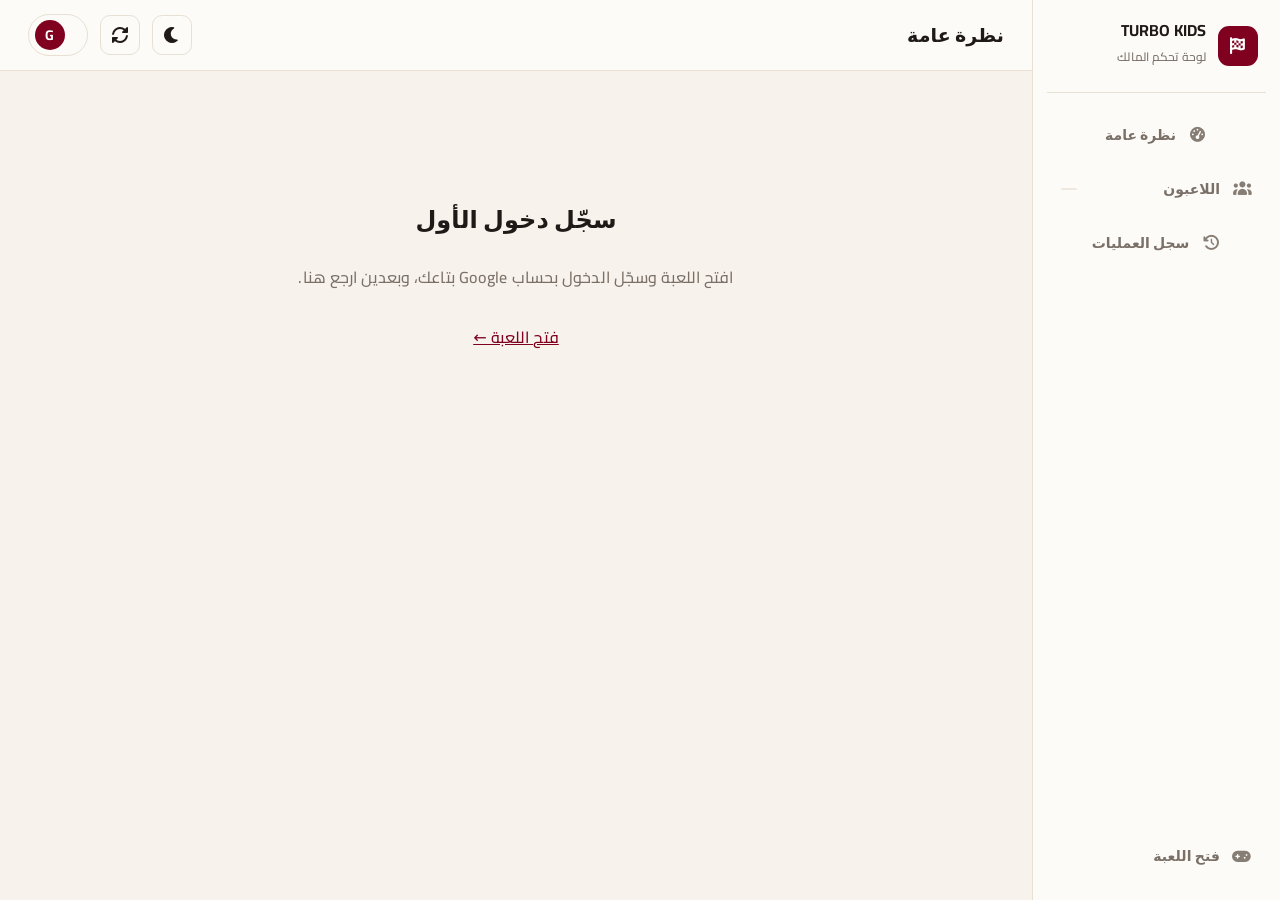
<file: 3-admin.html>
<!DOCTYPE html>
<html lang="ar" dir="rtl"><head><meta charset="utf-8"><meta name="viewport" content="width=device-width,initial-scale=1,viewport-fit=cover"><meta name="robots" content="noindex,nofollow"><meta name="theme-color" content="#ffffff"><title>TURBO KIDS · لوحة التحكم</title>
<link rel="stylesheet" href="admin/17-cairo2.css"><link rel="stylesheet" href="admin/3-icons3.css">
<style>
:root{color-scheme:light;--bg:#f6f7f9;--bg2:#fff;--card:#fff;--card2:#f1f3f6;--line:#e4e7ec;--tx:#101828;--mut:#667085;--pri:#2563eb;--pri2:#2563eb;--acc:#2563eb;--ok:#12b76a;--warn:#f79009;--bad:#d92d20;--gold:#b54708;--r:12px;--sh:0 1px 2px #1018280d}
:root.dark{color-scheme:dark;--bg:#0e1116;--bg2:#14181f;--card:#171c24;--card2:#1e242e;--line:#262d38;--tx:#e6e9ef;--mut:#8b94a5;--gold:#f5b94a;--sh:none}
*{box-sizing:border-box;-webkit-tap-highlight-color:transparent}
html,body{margin:0}body{font-family:Cairo,system-ui,-apple-system,"Segoe UI",sans-serif;background:radial-gradient(900px 420px at 90% -10%,#7c5cff33 0,transparent 60%),radial-gradient(700px 400px at -5% 110%,#2dd4bf1f 0,transparent 60%),var(--bg);color:var(--tx);min-height:100vh;font-weight:500}
i.fa-solid{line-height:1}
.side{position:fixed;inset-block:0;inset-inline-start:0;width:240px;background:var(--bg2);border-inline-end:1px solid var(--line);padding:18px 14px;display:flex;flex-direction:column;gap:6px;z-index:30}
.brand{display:flex;align-items:center;gap:12px;padding:4px 6px 18px}.logo{width:44px;height:44px;border-radius:14px;background:linear-gradient(135deg,var(--pri),var(--acc));display:grid;place-items:center;font-size:20px;color:#fff;box-shadow:0 8px 22px #7c5cff55}
.brand b{display:block;font-size:17px;font-weight:800;line-height:1.1}.brand small{color:var(--mut);font-size:12px}
.nav{display:flex;align-items:center;gap:12px;padding:11px 14px;border-radius:14px;color:var(--mut);cursor:pointer;font-weight:700;border:0;background:none;font-family:inherit;font-size:15px;width:100%;text-align:start;transition:.15s}
.nav i{width:20px;text-align:center;font-size:16px}.nav:hover{background:var(--card);color:var(--tx)}.nav.on{background:linear-gradient(135deg,var(--pri),var(--pri2));color:#fff;box-shadow:0 8px 20px #7c5cff44}
.nav .cnt{margin-inline-start:auto;background:#ffffff22;border-radius:99px;padding:0 8px;font-size:12px}
.sp{flex:1}
.main{margin-inline-start:240px;padding:0 0 40px;min-width:0}
.top{position:sticky;top:0;z-index:20;background:color-mix(in srgb,var(--bg) 82%,transparent);backdrop-filter:blur(14px);border-bottom:1px solid var(--line)}
.top .in{display:flex;align-items:center;gap:12px;padding:14px 22px}.top h1{margin:0;font-size:20px;font-weight:800}.top .sp{flex:1}
.ib{width:42px;height:42px;border-radius:13px;border:1px solid var(--line);background:var(--card);color:var(--tx);display:grid;place-items:center;cursor:pointer;font-size:16px;padding:0;transition:.15s}.ib:hover{border-color:var(--pri);color:var(--pri)}
.chip{display:flex;align-items:center;gap:8px;background:var(--card);border:1px solid var(--line);border-radius:99px;padding:5px 14px 5px 6px;font-size:13px;color:var(--mut);direction:ltr}
.chip i{width:30px;height:30px;border-radius:50%;background:linear-gradient(135deg,var(--acc),var(--pri));display:grid;place-items:center;color:#fff;font-style:normal;font-weight:800;font-size:14px}
.wrap{max-width:1180px;margin:auto;padding:22px}
.kpis{display:grid;grid-template-columns:repeat(auto-fit,minmax(200px,1fr));gap:14px}
.kpi{background:var(--card);border:1px solid var(--line);border-radius:var(--r);padding:18px;display:flex;gap:14px;align-items:center;box-shadow:var(--sh)}
.kpi .ic{width:52px;height:52px;border-radius:16px;display:grid;place-items:center;font-size:21px;color:#fff;background:var(--c);flex:none}
.kpi span{color:var(--mut);font-size:13px;display:block}.kpi b{display:block;font-size:27px;font-weight:800;line-height:1.2}
.cols{display:grid;grid-template-columns:1.2fr 1fr;gap:14px;margin-top:14px}
.pan{background:var(--card);border:1px solid var(--line);border-radius:var(--r);padding:18px;box-shadow:var(--sh)}.pan h3{margin:0 0 12px;font-size:16px;display:flex;gap:10px;align-items:center}.pan h3 i{color:var(--pri)}
.tp{display:flex;align-items:center;gap:12px;padding:9px 0;border-top:1px solid var(--line)}.tp:first-of-type{border-top:0}.tp .n{width:26px;color:var(--mut);font-weight:800;text-align:center}
.tool{display:flex;gap:10px;flex-wrap:wrap;margin-bottom:12px;align-items:center}
.srch{flex:1;min-width:220px;position:relative}.srch input{width:100%;padding-inline-start:44px}.srch i{position:absolute;inset-inline-start:16px;top:50%;transform:translateY(-50%);color:var(--mut)}
input,select{font:inherit;color:var(--tx);background:var(--card);border:1px solid var(--line);border-radius:13px;padding:11px 14px;outline:0;transition:.15s}
input:focus,select:focus{border-color:var(--pri);box-shadow:0 0 0 3px #7c5cff33}
button{font:inherit;font-weight:700;border:0;border-radius:13px;padding:10px 16px;cursor:pointer;color:#fff;background:var(--pri2);transition:.15s;display:inline-flex;gap:8px;align-items:center;justify-content:center}
button:hover{filter:brightness(1.1)}button:active{transform:scale(.97)}button:disabled{opacity:.4;cursor:not-allowed}
.b2{background:var(--card2);border:1px solid var(--line);color:var(--tx)}.bg{background:#059669}.bd{background:#dc2646}.sm{padding:8px 11px;font-size:13px;border-radius:11px}
.fl{display:flex;gap:6px;flex-wrap:wrap;margin-bottom:12px}.fl button{background:var(--card);border:1px solid var(--line);color:var(--mut);padding:7px 14px;border-radius:99px;font-size:13px}.fl button.on{background:var(--pri);border-color:var(--pri);color:#fff}
.list{display:grid;gap:10px;grid-template-columns:minmax(0,1fr)}
.row{display:grid;grid-template-columns:28px minmax(200px,2.2fr) 1.1fr 1fr 1fr 1fr auto;gap:12px;align-items:center;background:var(--card);border:1px solid var(--line);border-radius:var(--r);padding:12px 16px;transition:.15s}
.row:hover{border-color:var(--pri)}.row.sel{border-color:var(--pri);background:color-mix(in srgb,var(--pri) 12%,var(--card))}
.ck{width:20px;height:20px;accent-color:var(--pri);padding:0;cursor:pointer}
.pl{display:flex;align-items:center;gap:12px;min-width:0}.av{flex:none;width:46px;height:46px;border-radius:15px;display:grid;place-items:center;font-weight:800;font-size:19px;color:#fff;background:var(--g)}
.pl div{min-width:0}.pl b{display:block;overflow:hidden;text-overflow:ellipsis;white-space:nowrap}.pl small{color:var(--mut);display:block;overflow:hidden;text-overflow:ellipsis;white-space:nowrap;direction:ltr;text-align:right}
.me{font-size:10px;background:#fbbf2426;color:var(--gold);border-radius:7px;padding:1px 7px;margin-inline-start:6px;font-weight:700}
.lv{display:flex;flex-direction:column;gap:5px}.lv b{font-size:15px}.lv small{color:var(--mut);font-size:11px}.bar{height:7px;border-radius:9px;background:var(--bg2);overflow:hidden}.bar i{display:block;height:100%;background:linear-gradient(90deg,var(--pri),var(--acc));border-radius:9px}
.coin{display:inline-flex;gap:7px;align-items:center;background:#fbbf2420;color:var(--gold);border-radius:99px;padding:5px 13px;font-weight:800}
.mini{color:var(--mut);font-size:13px}.mini b{color:var(--tx)}.mini i{margin-inline-end:3px}.lab{display:none;color:var(--mut);font-size:11px}
.act{display:flex;gap:6px;justify-content:flex-end}.act .sm{padding:9px 11px}.pend{color:var(--warn);font-size:12px;font-weight:700}
.empty{text-align:center;padding:60px 10px;color:var(--mut)}.empty i{font-size:36px;display:block;margin-bottom:10px;opacity:.5}
.sk{height:72px;border-radius:var(--r);background:linear-gradient(90deg,var(--card),var(--card2),var(--card));background-size:200% 100%;animation:sh 1.2s infinite}@keyframes sh{to{background-position:-200% 0}}
.bulk{position:sticky;bottom:78px;z-index:15;margin-top:14px;background:var(--card2);border:1px solid var(--pri);border-radius:var(--r);padding:12px 16px;display:flex;gap:8px;align-items:center;flex-wrap:wrap;box-shadow:var(--sh);animation:up .2s}.bulk b{margin-inline-end:auto}
.ov{position:fixed;inset:0;background:#03020dcc;backdrop-filter:blur(5px);display:flex;align-items:center;justify-content:center;padding:14px;z-index:50;animation:fi .15s}@keyframes fi{from{opacity:0}}
.bx{background:var(--bg2);border:1px solid var(--line);border-radius:22px;padding:22px;width:100%;max-width:460px;max-height:92vh;overflow:auto;box-shadow:0 30px 80px #000a;animation:up .2s}@keyframes up{from{transform:translateY(16px);opacity:0}}
.bx.big{max-width:660px}.bx h3{margin:0 0 4px;font-size:19px}.bx p{color:var(--mut);margin:6px 0}.bx label{display:block;color:var(--mut);font-size:13px;margin:12px 0 4px}.bx input{width:100%}
.btns{display:flex;gap:8px;margin-top:16px;flex-wrap:wrap}
.quick{display:flex;gap:8px;margin:10px 0}.quick button{flex:1;background:#fbbf2422;color:var(--gold);border:1px solid #fbbf2455;font-size:16px;padding:12px 6px}
.sum{display:flex;gap:8px;flex-wrap:wrap;margin:10px 0 4px}.sum span{background:var(--card);border:1px solid var(--line);border-radius:99px;padding:4px 12px;font-size:13px}
.sec{margin-top:16px}.sec h4{margin:0 0 8px;font-size:14px;color:var(--mut);font-weight:700;display:flex;gap:8px;align-items:center}.sec h4 i{color:var(--pri)}.grid{display:grid;grid-template-columns:repeat(auto-fill,minmax(180px,1fr));gap:8px}
.grid button{background:var(--card);border:1px solid var(--line);color:var(--tx);justify-content:flex-start;text-align:start;padding:10px 12px;font-size:13px}.grid button:hover{border-color:var(--pri)}.grid button.d{color:var(--bad)}.grid button.d:hover{border-color:var(--bad)}
.lg{display:flex;gap:12px;align-items:flex-start;padding:11px 0;border-top:1px solid var(--line)}.lg:first-of-type{border-top:0}.lg .d{width:36px;height:36px;border-radius:11px;background:var(--card2);color:var(--pri);display:grid;place-items:center;flex:none}.lg small{color:var(--mut);display:block}
.msg{padding:80px 20px;text-align:center;color:var(--mut)}.msg h2{color:var(--tx)}.msg a{color:var(--acc)}
.toast{position:fixed;bottom:90px;inset-inline:0;margin:auto;width:max-content;max-width:92vw;background:#0b2a22;border:1px solid #0f766e;color:#a7f3d0;padding:11px 20px;border-radius:14px;z-index:99;font-weight:700;animation:up .2s;display:flex;gap:8px;align-items:center}.toast.e{background:#2d0f19;border-color:#9f1239;color:#fecdd3}
.bot{display:none}
@media(max-width:900px){
.side{display:none}.main{margin:0}.top .in{padding:12px 14px}.wrap{padding:14px 14px 100px}.chip span{display:none}.chip{padding:5px}
.bot{display:flex;position:fixed;bottom:0;inset-inline:0;z-index:40;background:var(--bg2);border-top:1px solid var(--line);padding:6px 8px calc(6px + env(safe-area-inset-bottom));gap:4px}
.bot .nav{flex-direction:column;gap:4px;font-size:11px;padding:8px 4px;justify-content:center;align-items:center;text-align:center}.bot .nav .cnt{display:none}
.cols{grid-template-columns:minmax(0,1fr)}.kpis{grid-template-columns:repeat(2,minmax(0,1fr))}.main{overflow-x:hidden}.tp .pl{min-width:0}.pl b{max-width:100%}.kpi{padding:14px;flex-direction:column;align-items:flex-start;gap:10px}
.row{grid-template-columns:28px minmax(0,1fr);gap:10px}.row .pl{grid-column:2}.row .lv,.row>div:nth-child(n+4):not(.act){grid-column:1/-1}.row>div:nth-child(n+4):not(.act){display:flex;justify-content:space-between;align-items:center;border-top:1px solid var(--line);padding-top:8px}.row .lv{display:grid;grid-template-columns:auto 1fr;gap:4px 10px}.row .lv .bar,.row .lv small{grid-column:1/-1}.act{grid-column:1/-1;justify-content:stretch}.act button{flex:1}.lab{display:inline}.bulk{bottom:80px}
}

body{background:var(--bg)!important;font-weight:500}
.logo,.nav.on,.chip i,.bar i,.av,.kpi .ic,.fl button.on{background-image:none!important}
.logo{background:var(--pri)!important;box-shadow:none!important;border-radius:10px;width:38px;height:38px;font-size:17px}
.nav.on{background:color-mix(in srgb,var(--pri) 10%,transparent)!important;color:var(--pri)!important;box-shadow:none!important}
.nav .cnt{background:var(--card2)!important;color:var(--mut)}
.nav{border-radius:10px;font-size:14px}
.top{background:var(--bg2)!important;backdrop-filter:none}.top h1{font-size:18px}
.chip i{background:var(--pri)!important}
.kpi,.pan,.row,.bulk{box-shadow:var(--sh)!important;border-radius:12px}
.kpi .ic{background:color-mix(in srgb,var(--c2,var(--pri)) 12%,transparent)!important;color:var(--pri)!important;border-radius:10px;width:44px;height:44px;font-size:18px}
.kpi b{font-size:24px}
.row:hover{border-color:#98a2b3!important}.row.sel{background:color-mix(in srgb,var(--pri) 6%,var(--card))!important}
.av{background:var(--card2)!important;color:var(--tx)!important;border:1px solid var(--line);border-radius:10px;width:40px;height:40px;font-size:16px}
.bar i{background:var(--pri)!important}.bar{background:var(--card2)!important;height:6px}
.coin{background:transparent!important;color:var(--tx)!important;padding:0;font-weight:700}.coin i{color:var(--gold)}
.me{background:var(--card2)!important;color:var(--mut)!important}
button{background:var(--pri)!important;border-radius:9px;font-weight:600}
.b2,.fl button,.grid button,.ib{background:var(--card)!important;border:1px solid var(--line)!important;color:var(--tx)!important}
.fl button.on{background:var(--pri)!important;border-color:var(--pri)!important;color:#fff!important}
.bg{background:#12b76a!important;border:0!important;color:#fff!important}.bd{background:var(--bad)!important;border:0!important;color:#fff!important}
.sm.bd{background:transparent!important;color:var(--bad)!important;border:1px solid var(--line)!important}
.quick button{background:var(--card2)!important;color:var(--tx)!important;border:1px solid var(--line)!important}
.ov{background:#10182866!important;backdrop-filter:none}.bx{border-radius:14px;box-shadow:0 12px 40px #10182833!important;background:var(--bg2)!important}
.toast{background:var(--tx)!important;color:var(--bg)!important;border:0!important}.toast.e{background:var(--bad)!important;color:#fff!important}
.lg .d,.pan h3 i,.sec h4 i{color:var(--pri)}.lg .d{background:var(--card2)}
.empty i{opacity:.35}
input:focus,select:focus{box-shadow:0 0 0 3px color-mix(in srgb,var(--pri) 20%,transparent)!important}
.bot{background:var(--bg2)!important}
.nav{background:transparent!important;color:var(--mut)!important}.nav:hover{background:var(--card2)!important;color:var(--tx)!important}.nav.on{background:color-mix(in srgb,var(--pri) 10%,transparent)!important;color:var(--pri)!important}

/* ===== Indigo admin (polished) ===== */
:root{--bg:#f5f6fa;--pri:#4f46e5;--pri2:#4338ca;--acc:#4f46e5;--line:#e6e8f0;--tx:#111827;--mut:#6b7280;--r:14px;--sh:0 1px 2px #1118270a,0 1px 3px #11182708}
:root.dark{--bg:#0f1020;--bg2:#15162b;--card:#1a1b33;--card2:#222444;--line:#2a2c4f;--tx:#eceefc;--mut:#9396b8;--pri:#6366f1;--pri2:#6366f1}
body{background:var(--bg)!important;letter-spacing:.1px}
.side{background:#1b1a4a!important;border:0!important;width:248px;padding:20px 14px}
.main{margin-inline-start:248px}
.side .brand{padding:2px 8px 22px;border-bottom:1px solid #ffffff14;margin-bottom:12px}
.side .brand b{color:#fff!important;font-size:16px}.side .brand small{color:#a5a8d8!important}
.logo{background:#fff!important;color:#4338ca!important;width:40px;height:40px;border-radius:11px;box-shadow:none!important}
.side .nav{color:#b9bce6!important;padding:11px 14px;font-size:14px;border-radius:10px;gap:12px;background:transparent!important}
.side .nav i{font-size:15px;width:20px;opacity:.9}
.side .nav:hover{background:#ffffff12!important;color:#fff!important}
.side .nav.on{background:#fff!important;color:#2e2a8c!important;box-shadow:0 2px 8px #0003!important}
.side .nav .cnt{background:#ffffff1f!important;color:#fff!important;border-radius:99px;font-size:11px;padding:1px 8px}
.side .nav.on .cnt{background:#eef0ff!important;color:#4338ca!important}
.top{background:var(--bg2)!important;border-bottom:1px solid var(--line)!important}.top .in{padding:14px 28px}
.top h1{font-size:19px;font-weight:800}
.ib{border-radius:10px;width:40px;height:40px;background:var(--card)!important;color:var(--mut)!important;border:1px solid var(--line)!important;box-shadow:none}.ib:hover{color:var(--pri)!important;border-color:var(--pri)!important}
.wrap{padding:26px 28px}
.kpi,.pan,.row,.bulk{background:var(--card)!important;border:1px solid var(--line)!important;border-radius:var(--r)!important;box-shadow:var(--sh)!important}
.kpi{padding:20px;gap:16px}.kpi span{font-size:13px;font-weight:600}.kpi b{font-size:28px;font-weight:800;letter-spacing:-.3px;margin-top:2px}
.kpi .ic{width:48px;height:48px;border-radius:13px;font-size:19px;border:0}
.kpi:nth-child(1) .ic{background:#eef0ff!important;color:#4f46e5!important}.kpi:nth-child(2) .ic{background:#dcfce7!important;color:#15803d!important}.kpi:nth-child(3) .ic{background:#fef3c7!important;color:#b45309!important}.kpi:nth-child(4) .ic{background:#fce7f3!important;color:#be185d!important}
:root.dark .kpi:nth-child(n) .ic{background:#ffffff14!important}
.pan{padding:20px}.pan h3{font-size:15px;font-weight:800;margin-bottom:6px}.pan h3 i{color:var(--pri);width:30px;height:30px;background:#eef0ff;border-radius:9px;display:grid;place-items:center;font-size:13px}
:root.dark .pan h3 i{background:#ffffff14}
.tp{padding:12px 0}.tp .n{font-size:13px}
button{background:var(--pri)!important;color:#fff!important;border-radius:10px;font-weight:700;border:0!important}
button:hover{background:var(--pri2)!important;filter:none}
.b2,.fl button,.grid button,.ib,.quick button{background:var(--card)!important;color:var(--tx)!important;border:1px solid var(--line)!important}
.b2:hover,.fl button:hover,.grid button:hover{border-color:var(--pri)!important;color:var(--pri)!important;filter:none}
.fl button{border-radius:99px;padding:7px 15px;font-weight:600;color:var(--mut)!important}
.fl button.on{background:var(--pri)!important;color:#fff!important;border-color:var(--pri)!important}
.bg{background:#16a34a!important;color:#fff!important}.bd{background:#dc2626!important;color:#fff!important}
.sm.bd{background:transparent!important;color:#dc2626!important;border:1px solid var(--line)!important}.sm.bd:hover{background:#fef2f2!important;border-color:#fca5a5!important}
.row{padding:14px 18px}.row:hover{border-color:#c7c9f3!important;box-shadow:0 4px 14px #4f46e514!important}
.row.sel{background:#f5f5ff!important;border-color:var(--pri)!important}:root.dark .row.sel{background:#222444!important}
.av{background:#eef0ff!important;color:#4338ca!important;border:0!important;border-radius:50%!important;width:42px;height:42px;font-size:16px}
:root.dark .av{background:#2f3160!important;color:#c7c9ff!important}
.pl b{font-size:15px}.pl small{font-size:12px}
.bar{height:6px;background:#eceef5!important}:root.dark .bar{background:#2a2c4f!important}.bar i{background:var(--pri)!important}
.coin{background:#fff8e1!important;color:#92400e!important;padding:5px 12px!important;border-radius:99px;font-weight:800;border:1px solid #fde68a}.coin i{color:#d97706!important}
:root.dark .coin{background:#3a3016!important;color:#fcd34d!important;border-color:#5a4a1c}
.me{background:#eef0ff!important;color:#4338ca!important}
.srch input,input,select{border-radius:10px;border:1px solid var(--line)}
.ck{accent-color:var(--pri)}
.bx{border-radius:18px;border:1px solid var(--line);background:var(--bg2)!important}.ov{background:#0f102080!important}
.sec h4 i{color:var(--pri)}.quick button{font-weight:800;color:var(--pri)!important;background:#eef0ff!important;border-color:#dfe2ff!important}
.toast{background:#1b1a4a!important;color:#fff!important}.toast.e{background:#dc2626!important}
.bot{background:#1b1a4a!important;border:0}.bot .nav{color:#b9bce6!important}.bot .nav.on{background:#fff!important;color:#2e2a8c!important}
@media(max-width:900px){.wrap{padding:16px 14px 100px}.top .in{padding:12px 14px}}
@media(max-width:900px){.main{margin-inline-start:0!important}.side{display:none!important}.wrap{padding:16px 14px 100px}.kpi{padding:14px}.kpi b{font-size:22px}.top h1{font-size:17px}}

/* ===== White + red ===== */
:root{--bg:#f7f3ec;--pri:#800020;--pri2:#5e0018;--acc:#800020;--line:#e7e0d3;--tx:#1f1a17;--mut:#7a7068;--bg2:#fdfbf7;--card:#fdfbf7;--card2:#f3eee5}
:root.dark{--bg:#1b1416;--bg2:#241a1d;--card:#2a1f22;--card2:#352a2d;--line:#43353a;--tx:#f7f1e8;--mut:#b8aaa0;--pri:#a3203f;--pri2:#800020}
.side{background:#fdfbf7!important;border-inline-end:1px solid var(--line)!important}
:root.dark .side{background:#241a1d!important}
.side .brand{border-bottom:1px solid var(--line)}
.side .brand b{color:var(--tx)!important}.side .brand small{color:var(--mut)!important}
.logo{background:#800020!important;color:#fff!important}
.side .nav{color:var(--mut)!important}.side .nav:hover{background:#f6ecee!important;color:#800020!important}
:root.dark .side .nav:hover{background:#2b1a1e!important}
.side .nav.on{background:#800020!important;color:#fff!important;box-shadow:0 4px 12px #80002040!important}
.side .nav .cnt{background:#efe9dd!important;color:#5b534a!important}.side .nav.on .cnt{background:#ffffff33!important;color:#fff!important}
.kpi:nth-child(1) .ic{background:#efdadf!important;color:#800020!important}.kpi:nth-child(2) .ic{background:#f6ecee!important;color:#5e0018!important}.kpi:nth-child(3) .ic{background:#efdadf!important;color:#800020!important}.kpi:nth-child(4) .ic{background:#f6ecee!important;color:#5e0018!important}
:root.dark .kpi:nth-child(n) .ic{background:#3a1a21!important;color:#d9788b!important}
.pan h3 i{background:#efdadf;color:#800020}:root.dark .pan h3 i{background:#3a1a21;color:#d9788b}
.row:hover{border-color:#c98592!important;box-shadow:0 4px 14px #80002014!important}
.row.sel{background:#f6ecee!important;border-color:#800020!important}:root.dark .row.sel{background:#2b1a1e!important}
.av{background:#efdadf!important;color:#5e0018!important}:root.dark .av{background:#3a1a21!important;color:#c98592!important}
.bar i{background:#800020!important}.bar{background:#efe9dd!important}:root.dark .bar{background:#43353a!important}
.coin{background:#fdfbf7!important;color:#18181b!important;border:1px solid #e3dccf!important}.coin i{color:#800020!important}
:root.dark .coin{background:#352a2d!important;color:#f7f1e8!important;border-color:#4d3d42!important}
.me{background:#efdadf!important;color:#5e0018!important}
.quick button{background:#f6ecee!important;color:#800020!important;border-color:#dfb9c1!important}
.fl button.on{background:#800020!important;border-color:#800020!important}
.b2:hover,.fl button:hover,.grid button:hover{border-color:#800020!important;color:#800020!important}
.bg{background:#1f1a17!important}
.bd{background:#1f1a17!important;color:#fff!important}
.sm.bd{background:#fdfbf7!important;color:#18181b!important;border:1px solid #d4d4d8!important}.sm.bd:hover{background:#18181b!important;color:#fff!important;border-color:#18181b!important}
:root.dark .sm.bd{background:transparent!important;color:#f7f1e8!important;border-color:#6b5a5f!important}
.sec h4 i{color:#800020}.grid button.d{color:#800020!important}
.toast{background:#1f1a17!important}.toast.e{background:#800020!important}
.bot{background:#fdfbf7!important;border-top:1px solid var(--line)!important}.bot .nav{color:var(--mut)!important}.bot .nav.on{background:#800020!important;color:#fff!important}
:root.dark .bot{background:#241a1d!important}
input:focus,select:focus{border-color:#800020!important;box-shadow:0 0 0 3px #80002026!important}
:root.dark .bg,:root.dark .bd{background:#4a3a3f!important}:root.dark .side .nav .cnt{background:#43353a!important;color:#e5d9cd!important}:root.dark .side .nav.on .cnt{background:#ffffff33!important}:root.dark .bx{box-shadow:0 30px 80px #000a}:root.dark .coin i{color:#d9788b!important}
</style></head><body>
<aside class="side"><div class="brand"><div class="logo"><i class="fa-solid fa-flag-checkered"></i></div><div><b>TURBO KIDS</b><small>لوحة تحكم المالك</small></div></div>
<button class="nav" data-v="home"><i class="fa-solid fa-gauge-high"></i>نظرة عامة</button><button class="nav" data-v="players"><i class="fa-solid fa-users"></i>اللاعبون<span class="cnt" id="nc"></span></button><button class="nav" data-v="log"><i class="fa-solid fa-clock-rotate-left"></i>سجل العمليات</button><div class="sp"></div><a class="nav" href="/" style="text-decoration:none"><i class="fa-solid fa-gamepad"></i>فتح اللعبة</a></aside>
<div class="main"><div class="top"><div class="in"><h1 id="ttl">نظرة عامة</h1><div class="sp"></div><button class="ib" id="th" title="الوضع الفاتح / الداكن"><i class="fa-solid fa-moon"></i></button><button class="ib" id="rf" title="تحديث"><i class="fa-solid fa-rotate"></i></button><div class="chip" id="who" hidden><i id="wi">G</i><span id="wm"></span></div></div></div>
<div class="wrap" id="app"><div class="list"><div class="sk"></div><div class="sk"></div><div class="sk"></div></div></div></div>
<nav class="bot" id="bot"><button class="nav" data-v="home"><i class="fa-solid fa-gauge-high"></i>الرئيسية</button><button class="nav" data-v="players"><i class="fa-solid fa-users"></i>اللاعبون</button><button class="nav" data-v="log"><i class="fa-solid fa-clock-rotate-left"></i>السجل</button></nav>
<script>
(function(){
const U='https://xeaaupzfmpydcdsepneq.supabase.co',KEY='sb_publishable_5aEyfa5IylaUxdnp62OD_w_UGasTs9P';
const $=id=>document.getElementById(id),app=$('app');
const E=s=>String(s==null?'':s).replace(/[&<>"]/g,c=>({'&':'&amp;','<':'&lt;','>':'&gt;','"':'&quot;'})[c]);
const N=x=>(+x||0).toLocaleString('en');
const ic=n=>'<i class="fa-solid fa-'+n+'"></i>';
let G=null;try{G=JSON.parse(localStorage.getItem('tk_g')||'null')}catch(e){}
if(localStorage.getItem('tk_adm_theme')==='dark')document.documentElement.classList.add('dark');
const hd=t=>({apikey:KEY,Authorization:'Bearer '+t,'Content-Type':'application/json'});
function msg(h){app.innerHTML='<div class="msg">'+h+'</div>'}
function toast(t,bad){const o=document.createElement('div');o.className='toast'+(bad?' e':'');o.innerHTML=ic(bad?'triangle-exclamation':'circle-check')+'<span></span>';o.lastChild.textContent=t;document.body.appendChild(o);setTimeout(()=>o.remove(),2800)}
async function tok(){if(!G)return null;if(G.exp-Date.now()>6e4)return G.at;
 const r=await fetch(U+'/auth/v1/token?grant_type=refresh_token',{method:'POST',headers:hd(KEY),body:JSON.stringify({refresh_token:G.rt})});const j=await r.json();
 if(!j.access_token)return null;G=Object.assign({},G,{at:j.access_token,rt:j.refresh_token||G.rt,exp:Date.now()+(j.expires_in||3600)*1e3});localStorage.setItem('tk_g',JSON.stringify(G));return G.at}
async function api(path,opt){const t=await tok();if(!t)throw new Error('auth');const r=await fetch(U+path,Object.assign({headers:hd(t)},opt));if(!r.ok){let m='';try{m=(await r.json()).message}catch(e){}throw new Error(m||r.status)}const x=await r.text();return x?JSON.parse(x):null}
const lvOf=x=>Math.floor((1+Math.sqrt(1+x/12.5))/2),base=l=>50*l*(l-1);
const GR=['#7c5cff,#c084fc','#2dd4bf,#3b82f6','#f59e0b,#fb5a7a','#ec4899,#8b5cf6','#14b8a6,#84cc16','#f97316,#facc15'];
const grad=s=>GR[[...String(s)].reduce((a,c)=>a+c.charCodeAt(0),0)%GR.length];
let rows=[],sortK='t',dir=-1,q='',flt='all',view='home',sel=new Set(),loaded=0;
// activity log (kept in this browser)
const LOGK='tk_admin_log';
const getLog=()=>{try{return JSON.parse(localStorage.getItem(LOGK)||'[]')}catch(e){return[]}};
function logA(icon,text,who){const l=getLog();l.unshift({t:Date.now(),i:icon,x:text,w:who||''});localStorage.setItem(LOGK,JSON.stringify(l.slice(0,150)))}
function ago(d){if(!d)return'-';const s=(Date.now()-new Date(d))/1e3;if(s<90)return'دلوقتي';if(s<3600)return'من '+Math.round(s/60)+' د';if(s<86400)return'من '+Math.round(s/3600)+' س';if(s<2592e3)return'من '+Math.round(s/86400)+' يوم';return new Date(d).toLocaleDateString('ar-EG')}
async function init(){
 if(!G){msg('<h2>سجّل دخول الأول</h2>افتح اللعبة وسجّل الدخول بحساب Google بتاعك، وبعدين ارجع هنا.<br><br><a href="/">فتح اللعبة ←</a>');return}
 let ok=false;try{ok=await api('/rest/v1/rpc/is_admin',{method:'POST',body:'{}'})}catch(e){}
 if(ok!==true){msg('<h2><i class="fa-solid fa-lock"></i> للمالك فقط</h2>الحساب ده مش مصرّح له يفتح لوحة التحكم.');return}
 $('who').hidden=false;$('wm').textContent=G.email;$('wi').textContent=(G.email||'G')[0].toUpperCase();load()}
async function load(){
 try{rows=await api('/rest/v1/players?select=id,email,updated_at,coins:data->>coins,xp:data->>xp,name:data->>name,races:data->>races,cars:data->cars,stars:data->stars,cl:data->claimed,oT:data->ownT,oR:data->ownR,oG:data->ownG,oI:data->own,oW:data->worlds,oL:data->ownL,ops&limit=1000')}catch(e){msg('تعذر التحميل: '+E(e.message)+'<br><br><button id="rt">إعادة المحاولة</button>');$('rt').onclick=load;return}
 const L=x=>Array.isArray(x)?x.length:0;
 rows.forEach(r=>{r.coins=+r.coins||0;r.xp=+r.xp||0;r.lv=lvOf(r.xp);r.nc=L(r.cars);r.ns=r.stars&&typeof r.stars==='object'?Object.values(r.stars).reduce((a,b)=>a+(+b||0),0):0;r.nl=r.cl&&typeof r.cl==='object'?Object.keys(r.cl).length:0;r.ni=L(r.oT)+L(r.oR)+L(r.oG)+L(r.oI)+L(r.oW)+L(r.oL);r.np=L(r.ops);r.t=r.updated_at?+new Date(r.updated_at):0;r.nm=r.name||(r.email||'?').split('@')[0]});
 sel=new Set([...sel].filter(i=>rows.some(r=>r.id===i)));loaded=1;render()}
const TT={home:'نظرة عامة',players:'اللاعبون',log:'سجل العمليات'};
function render(){document.querySelectorAll('[data-v]').forEach(b=>b.classList.toggle('on',b.dataset.v===view));$('ttl').textContent=TT[view];$('nc').textContent=rows.length||'';
 if(view==='home')home();else if(view==='players')players();else logv()}
function kpi(i,l,v,c){return '<div class="kpi"><div class="ic" style="--c:'+c+'">'+ic(i)+'</div><div><span>'+l+'</span><b>'+v+'</b></div></div>'}
function avatar(r){return '<div class="av" style="--g:linear-gradient(135deg,'+grad(r.email)+')">'+E((r.nm||'?')[0].toUpperCase())+'</div>'}
function home(){
 const day=Date.now()-864e5,tc=rows.reduce((a,r)=>a+r.coins,0),av=rows.length?rows.reduce((a,r)=>a+r.lv,0)/rows.length:0,top=[...rows].sort((a,b)=>b.xp-a.xp).slice(0,5),lg=getLog().slice(0,5);
 app.innerHTML='<div class="kpis">'+kpi('users','عدد اللاعبين',N(rows.length),'linear-gradient(135deg,#7c5cff,#a78bfa)')+kpi('bolt','نشطين النهاردة',N(rows.filter(r=>r.t>day).length),'linear-gradient(135deg,#10b981,#2dd4bf)')+kpi('coins','إجمالي الكوينز',N(tc),'linear-gradient(135deg,#f59e0b,#fbbf24)')+kpi('ranking-star','متوسط المستوى',av.toFixed(1),'linear-gradient(135deg,#ec4899,#f472b6)')+'</div>'+
 '<div class="cols"><div class="pan"><h3>'+ic('trophy')+'أعلى اللاعبين</h3>'+(top.length?top.map((r,i)=>'<div class="tp"><span class="n">'+(i+1)+'</span>'+avatar(r)+'<div class="pl" style="flex:1"><div><b>'+E(r.nm)+'</b><small>مستوى '+r.lv+' · '+N(r.xp)+' XP</small></div></div><span class="coin">'+ic('coins')+' '+N(r.coins)+'</span></div>').join(''):'<div class="empty">'+ic('user-slash')+'مفيش لاعبين لسه</div>')+'<div class="btns"><button class="b2 sm" data-go="players">'+ic('users')+'كل اللاعبين</button></div></div>'+
 '<div class="pan"><h3>'+ic('clock-rotate-left')+'آخر العمليات</h3>'+(lg.length?lg.map(logRow).join(''):'<div class="empty">'+ic('list-check')+'لسه مفيش عمليات</div>')+'<div class="btns"><button class="b2 sm" data-go="log">'+ic('clock-rotate-left')+'السجل كامله</button></div></div></div>';
 app.querySelectorAll('[data-go]').forEach(b=>b.onclick=()=>go(b.dataset.go))}
function logRow(x){return '<div class="lg"><div class="d">'+ic(x.i||'bolt')+'</div><div><b style="font-weight:700">'+E(x.x)+'</b><small>'+E(x.w)+(x.w?' · ':'')+ago(x.t)+'</small></div></div>'}
function logv(){const l=getLog();app.innerHTML='<div class="pan"><h3>'+ic('clock-rotate-left')+'سجل العمليات</h3>'+(l.length?l.map(logRow).join(''):'<div class="empty">'+ic('list-check')+'لسه مفيش عمليات</div>')+(l.length?'<div class="btns"><button class="b2 sm" id="cl">'+ic('eraser')+'مسح السجل</button></div>':'')+'<p style="font-size:12px">السجل بيتحفظ على المتصفح ده بس.</p></div>';
 const c=$('cl');if(c)c.onclick=()=>{localStorage.removeItem(LOGK);logv()}}
function go(v){view=v;render()}
const FL=[['all','الكل','users'],['day','نشطين النهاردة','bolt'],['week','نشطين الأسبوع','calendar-week'],['idle','غير نشطين','moon'],['pend','فيه تغييرات معلقة','hourglass-half']];
const SO=[['t','آخر نشاط'],['lv','المستوى'],['coins','الكوينز'],['ns','النجوم'],['nm','الاسم']];
function players(){
 app.innerHTML='<div class="tool"><div class="srch">'+ic('magnifying-glass')+'<input id="q" placeholder="ابحث بالاسم أو الإيميل" value="'+E(q)+'"></div><select id="so">'+SO.map(s=>'<option value="'+s[0]+'"'+(s[0]===sortK?' selected':'')+'>ترتيب: '+s[1]+'</option>').join('')+'</select><button class="b2" id="dr" title="اتجاه الترتيب">'+ic(dir<0?'arrow-down-wide-short':'arrow-up-short-wide')+'</button></div>'+
 '<div class="fl" id="fl">'+FL.map(f=>'<button data-f="'+f[0]+'" class="'+(f[0]===flt?'on':'')+'">'+ic(f[2])+' '+f[1]+'</button>').join('')+'</div><div class="list" id="lst"></div><div id="bk"></div>';
 $('q').oninput=e=>{q=e.target.value.toLowerCase();list()};$('so').onchange=e=>{sortK=e.target.value;list()};
 $('dr').onclick=()=>{dir=-dir;$('dr').innerHTML=ic(dir<0?'arrow-down-wide-short':'arrow-up-short-wide');list()};
 $('fl').querySelectorAll('button').forEach(b=>b.onclick=()=>{flt=b.dataset.f;$('fl').querySelectorAll('button').forEach(x=>x.classList.toggle('on',x===b));list()});list()}
function vis(){const day=Date.now()-864e5,wk=Date.now()-6048e5;
 return rows.filter(r=>(!q||((r.email||'')+' '+(r.name||'')).toLowerCase().includes(q))&&(flt==='all'||(flt==='day'&&r.t>day)||(flt==='week'&&r.t>wk)||(flt==='idle'&&r.t<=wk)||(flt==='pend'&&r.np>0))).sort((a,b)=>{const x=a[sortK],y=b[sortK];return (x>y?1:x<y?-1:0)*dir})}
function list(){const L=vis();
 $('lst').innerHTML=L.length?'<label class="mini" style="display:flex;gap:10px;align-items:center;padding:0 16px"><input type="checkbox" class="ck" id="all"'+(L.every(r=>sel.has(r.id))?' checked':'')+'> تحديد الكل ('+L.length+')</label>'+L.map(r=>{const a=base(r.lv),b=base(r.lv+1),p=Math.max(0,Math.min(1,(r.xp-a)/(b-a))),me=G&&r.id===G.id;
  return '<div class="row'+(sel.has(r.id)?' sel':'')+'"><input type="checkbox" class="ck" data-s="'+r.id+'"'+(sel.has(r.id)?' checked':'')+'><div class="pl">'+avatar(r)+'<div><b>'+E(r.nm)+(me?'<span class="me">أنت</span>':'')+'</b><small>'+E(r.email)+'</small></div></div>'+
  '<div class="lv"><span class="lab">المستوى</span><b>مستوى '+r.lv+'</b><div class="bar"><i style="width:'+Math.round(p*100)+'%"></i></div><small>'+N(r.xp)+' XP</small></div>'+
  '<div><span class="lab">الكوينز</span><span class="coin">'+ic('coins')+' '+N(r.coins)+'</span></div>'+
  '<div class="mini"><span class="lab">النجوم / المراحل</span><i class="fa-solid fa-star" style="color:var(--gold)"></i><b>'+N(r.ns)+'</b> &nbsp;<i class="fa-solid fa-flag-checkered"></i><b>'+N(r.nl)+'</b></div>'+
  '<div class="mini"><span class="lab">آخر نشاط</span>'+ago(r.updated_at)+(r.np?'<div class="pend" title="تغييرات هتتطبق لما اللاعب يفتح اللعبة">'+ic('hourglass-half')+' '+r.np+' معلّق</div>':'')+'</div>'+
  '<div class="act"><button class="sm" data-a="all" title="تحكم كامل">'+ic('sliders')+' تحكم</button><button class="sm b2" data-a="add" title="إضافة كوينز">'+ic('circle-plus')+'</button><button class="sm b2" data-a="edit" title="تعديل">'+ic('pen')+'</button>'+'<button class="sm bd" data-a="del" title="حذف"'+(me?' style="visibility:hidden" tabindex="-1"':'')+'>'+ic('trash')+'</button>'+'</div></div>'}).join(''):'<div class="empty">'+ic('user-slash')+(loaded?'مفيش لاعبين مطابقين':'...')+'</div>';
 const rr=id=>rows.find(r=>r.id===id);
 $('lst').querySelectorAll('button[data-a]').forEach(b=>b.onclick=()=>act(b.dataset.a,rr(b.closest('.row').querySelector('[data-s]').dataset.s)));
 $('lst').querySelectorAll('[data-s]').forEach(c=>c.onchange=()=>{c.checked?sel.add(c.dataset.s):sel.delete(c.dataset.s);c.closest('.row').classList.toggle('sel',c.checked);bulk();const a=$('all');if(a)a.checked=L.every(r=>sel.has(r.id))});
 const al=$('all');if(al)al.onchange=()=>{L.forEach(r=>al.checked?sel.add(r.id):sel.delete(r.id));list()};bulk()}
function bulk(){const n=sel.size,b=$('bk');if(!b)return;
 b.innerHTML=n?'<div class="bulk"><b>'+ic('square-check')+' تم تحديد '+n+' لاعب</b><button class="sm bg" id="b1">'+ic('coins')+'إضافة كوينز</button><button class="sm" id="b2">'+ic('lock-open')+'فتح كل حاجة</button><button class="sm bd" id="b3">'+ic('trash')+'حذف</button><button class="sm b2" id="b4">'+ic('xmark')+'إلغاء التحديد</button></div>':'';
 if(!n)return;const S=()=>rows.filter(r=>sel.has(r.id));
 $('b4').onclick=()=>{sel.clear();list()};
 $('b1').onclick=()=>coinBox(S());
 $('b2').onclick=()=>confirm2(S(),'فتح كل حاجة لـ '+n+' لاعب','هتتطبق لما كل لاعب يفتح اللعبة.',1,async o=>{let k=0;for(const r of S()){if(await rpcQ('admin_cmd',{uid:r.id,cmd:{a:'unlock_all',n:0}}))k++}toast('اتبعت لـ '+k+' لاعب');logA('lock-open','فتح كل حاجة لـ '+k+' لاعب');await load();return 1});
 $('b3').onclick=()=>{const T=S().filter(r=>!(G&&r.id===G.id));if(!T.length)return toast('مينفعش تحذف حسابك',1);confirm2(T,'حذف '+T.length+' حساب نهائيًا','هتتحذف الحسابات وكل تقدمها ومش هتتسترجع.',2,async o=>{let k=0;for(const r of T){if(await rpcQ('admin_delete',{uid:r.id}))k++}toast('اتحذف '+k+' حساب');logA('trash','حذف '+k+' حساب');sel.clear();await load();return 1})}}
function box(h,big){const o=document.createElement('div');o.className='ov';o.innerHTML='<div class="bx'+(big?' big':'')+'">'+h+'</div>';document.body.appendChild(o);o.onclick=e=>{if(e.target===o)o.remove()};document.addEventListener('keydown',function k(e){if(e.key==='Escape'){o.remove();document.removeEventListener('keydown',k)}});return o}
const head=r=>'<h3>'+E(r.nm)+'</h3><p style="direction:ltr;text-align:right">'+E(r.email)+'</p>';
async function rpcQ(fn,body){try{await api('/rest/v1/rpc/'+fn,{method:'POST',body:JSON.stringify(body)});return 1}catch(e){toast('فشل: '+e.message,1);return 0}}
async function rpc(fn,body,o,okMsg){const b=o&&o.querySelector('#ok');if(b)b.disabled=true;const x=await rpcQ(fn,body);if(x)toast(okMsg||'تم ✓');else if(b)b.disabled=false;return x}
// coins: quick buttons + free number; works for one or many players
function coinBox(T){const one=T.length===1,r=T[0];
 const o=box((one?head(r)+'<div class="sum"><span>'+ic('coins')+' الرصيد: <b id="bal">'+N(r.coins)+'</b></span></div>':'<h3>إضافة كوينز</h3><p>لـ '+T.length+' لاعب</p>')+'<label>إضافة سريعة</label><div class="quick"><button data-n="100">+100</button><button data-n="500">+500</button><button data-n="1000">+1000</button></div><label>رقم حر (سالب للخصم)</label><input id="n" type="number" inputmode="numeric" placeholder="مثال: 2500"><div class="btns"><button class="bg" id="ok">'+ic('plus')+'إضافة</button><button class="b2" id="no">إغلاق</button></div>');
 o.querySelector('#no').onclick=()=>o.remove();
 async function add(n,b){if(!n)return toast('اكتب رقم',1);if(b)b.disabled=true;let k=0;for(const p of T){if(await rpcQ('admin_op',{uid:p.id,op:{t:'add',k:'coins',n}})){k++;p.coins+=n}}if(b)b.disabled=false;
  if(k){toast((n>0?'+':'')+N(n)+' كوينز'+(one?'':' لـ '+k+' لاعب')+' ✓');logA('coins',(n>0?'إضافة ':'خصم ')+N(Math.abs(n))+' كوينز — '+(one?r.nm:k+' لاعب'),G&&G.email);const bl=o.querySelector('#bal');if(bl)bl.textContent=N(r.coins);if(view==='players')list();}}
 o.querySelectorAll('.quick button').forEach(b=>b.onclick=()=>add(+b.dataset.n,b));
 o.querySelector('#ok').onclick=function(){const n=Math.trunc(+o.querySelector('#n').value);add(n,this).then(()=>{o.querySelector('#n').value=''})};o.querySelector('#n').focus()}
const GRP=[
['star','النجوم والألبوم',[['إضافة نجوم…','stars_add'],['كل المراحل ٣ نجوم + فتح الألبوم','stars_all'],['فتح كل المراحل','levels_unlock'],['تصفير النجوم','stars_zero',1],['قفل المراحل والألبوم','levels_lock',1]]],
['trophy','الإنجازات',[['فتح كل الإنجازات','ach_unlock']]],
['car','السيارات',[['فتح كل السيارات','cars_all'],['رجوع لسيارة واحدة','cars_reset',1]]],
['cart-shopping','المتجر',[['كل الثيمات','themes_all'],['كل الطرق','roads_all'],['كل البوابات','gates_all'],['كل العوالم','worlds_all'],['كل الإضافات والإطارات','items_all'],['كل ثيمات الرئيسية','lobby_all'],['قفل الثيمات','themes_reset',1],['قفل الطرق','roads_reset',1],['قفل البوابات','gates_reset',1],['قفل العوالم','worlds_reset',1],['قفل الإضافات','items_reset',1],['قفل ثيمات الرئيسية','lobby_reset',1]]],
['lock-open','الكل',[['فتح كل حاجة في اللعبة','unlock_all'],['تصفير التقدم بالكامل','reset_all',2]]]];
// T = array of players
function confirm2(T,title,body,lvl,fn){const one=T.length===1,key=one?String(T[0].email):'تأكيد';
 const o=box('<h3 style="color:var(--bad)">'+ic('triangle-exclamation')+' '+E(title)+'</h3><p>'+(one?'اللاعب: <b>'+E(T[0].email)+'</b>':'<b>'+T.length+'</b> لاعب: '+E(T.slice(0,4).map(r=>r.nm).join('، '))+(T.length>4?'…':''))+'</p><p>'+body+'</p>'+(lvl>1?'<label>اكتب '+(one?'الإيميل':'كلمة «تأكيد»')+' للتأكيد</label><input id="t" autocomplete="off" dir="'+(one?'ltr':'rtl')+'" placeholder="'+E(key)+'">':'')+'<div class="btns"><button class="bd" id="ok" '+(lvl>1?'disabled':'')+'>'+ic('check')+'تأكيد</button><button class="b2" id="no">إلغاء</button></div>');
 const ok=o.querySelector('#ok');if(lvl>1)o.querySelector('#t').oninput=e=>{ok.disabled=e.target.value.trim().toLowerCase()!==key.toLowerCase()};
 o.querySelector('#no').onclick=()=>o.remove();ok.onclick=async()=>{ok.disabled=true;if(await fn(o))o.remove();else ok.disabled=false}}
const cmd=(r,a,n,o,lbl)=>rpc('admin_cmd',{uid:r.id,cmd:{a,n:n||0}},o,'اتبعت للاعب، هيتطبق أول ما يفتح اللعبة ✓').then(async x=>{if(x){logA('sliders',lbl+' — '+r.nm,G&&G.email);await load()}return x});
function manage(r){const o=box(head(r)+'<div class="sum"><span>مستوى '+r.lv+'</span><span>'+ic('coins')+' '+N(r.coins)+'</span><span>'+ic('star')+' '+N(r.ns)+'</span><span>'+ic('flag-checkered')+' '+N(r.nl)+' مرحلة</span><span>'+ic('car')+' '+r.nc+'</span></div><p style="font-size:13px">التغييرات بتتطبق عند اللاعب أول ما يفتح اللعبة وهو مسجّل دخول.</p>'+GRP.map((g,gi)=>'<div class="sec"><h4>'+ic(g[0])+g[1]+'</h4><div class="grid">'+g[2].map((x,xi)=>'<button class="'+(x[2]?'d':'')+'" data-g="'+gi+'" data-x="'+xi+'">'+x[0]+'</button>').join('')+'</div></div>').join('')+'<div class="btns"><button class="b2" id="no">إغلاق</button></div>',1);
 o.querySelector('#no').onclick=()=>o.remove();
 o.querySelectorAll('button[data-g]').forEach(b=>b.onclick=()=>{const x=GRP[+b.dataset.g][2][+b.dataset.x];
  if(x[1]==='stars_add'){const p=box('<h3>إضافة نجوم</h3><p>'+E(r.email)+'</p><label>العدد (١ إلى ١٠٠٠)</label><input id="n" type="number" min="1" max="1000" inputmode="numeric"><div class="btns"><button class="bg" id="ok">إضافة</button><button class="b2" id="no">إلغاء</button></div>');p.querySelector('#no').onclick=()=>p.remove();p.querySelector('#ok').onclick=async()=>{const n=Math.trunc(+p.querySelector('#n').value);if(!(n>=1&&n<=1000))return toast('اكتب رقم من 1 لـ 1000',1);if(await cmd(r,'stars_add',n,p,'إضافة '+n+' نجمة'))p.remove()};return}
  if(x[2])return confirm2([r],'تأكيد: '+x[0],x[2]>1?'ده هيمسح كل تقدم اللاعب ومش هيتسترجع.':'العملية دي بتقفل أو بتمسح حاجات عند اللاعب.',x[2],o2=>cmd(r,x[1],0,o2,x[0]));
  cmd(r,x[1],0,null,x[0])})}
function act(a,r){if(!r)return;
 if(a==='all')return manage(r);
 if(a==='add')return coinBox([r]);
 if(a==='edit'){const o=box(head(r)+'<label>الكوينز</label><input id="c" type="number" value="'+r.coins+'"><label>XP (المستوى الحالي '+r.lv+')</label><input id="x" type="number" value="'+r.xp+'"><div class="btns"><button id="ok">'+ic('floppy-disk')+'حفظ</button><button class="b2" id="no">إلغاء</button></div>');
  o.querySelector('#no').onclick=()=>o.remove();o.querySelector('#ok').onclick=async()=>{const c=Math.max(0,Math.trunc(+o.querySelector('#c').value)),x=Math.max(0,Math.trunc(+o.querySelector('#x').value));let k=1;
   if(c!==r.coins)k=await rpc('admin_op',{uid:r.id,op:{t:'set',k:'coins',n:c}},o);if(k&&x!==r.xp)k=await rpc('admin_op',{uid:r.id,op:{t:'set',k:'xp',n:x}},o);if(k){toast('اتحفظ ✓');logA('pen','تعديل بيانات — '+r.nm,G&&G.email);o.remove();load()}}}
 if(a==='del')confirm2([r],'حذف الحساب نهائيًا','هيتحذف الحساب وكل تقدمه ومش هيتسترجع.',2,async o=>{if(await rpcQ('admin_delete',{uid:r.id})){toast('اتحذف ✓');logA('trash','حذف حساب — '+r.email,G&&G.email);load();return 1}})}
document.querySelectorAll('[data-v]').forEach(b=>b.onclick=()=>go(b.dataset.v));
$('rf').onclick=async()=>{await load();toast('اتحدّث')};
$('th').onclick=()=>{const d=document.documentElement.classList.toggle('dark');localStorage.setItem('tk_adm_theme',d?'dark':'light');$('th').innerHTML=ic(d?'sun':'moon')};
$('th').innerHTML=ic(document.documentElement.classList.contains('dark')?'sun':'moon');
init();
})();
</script></body></html>
</file>
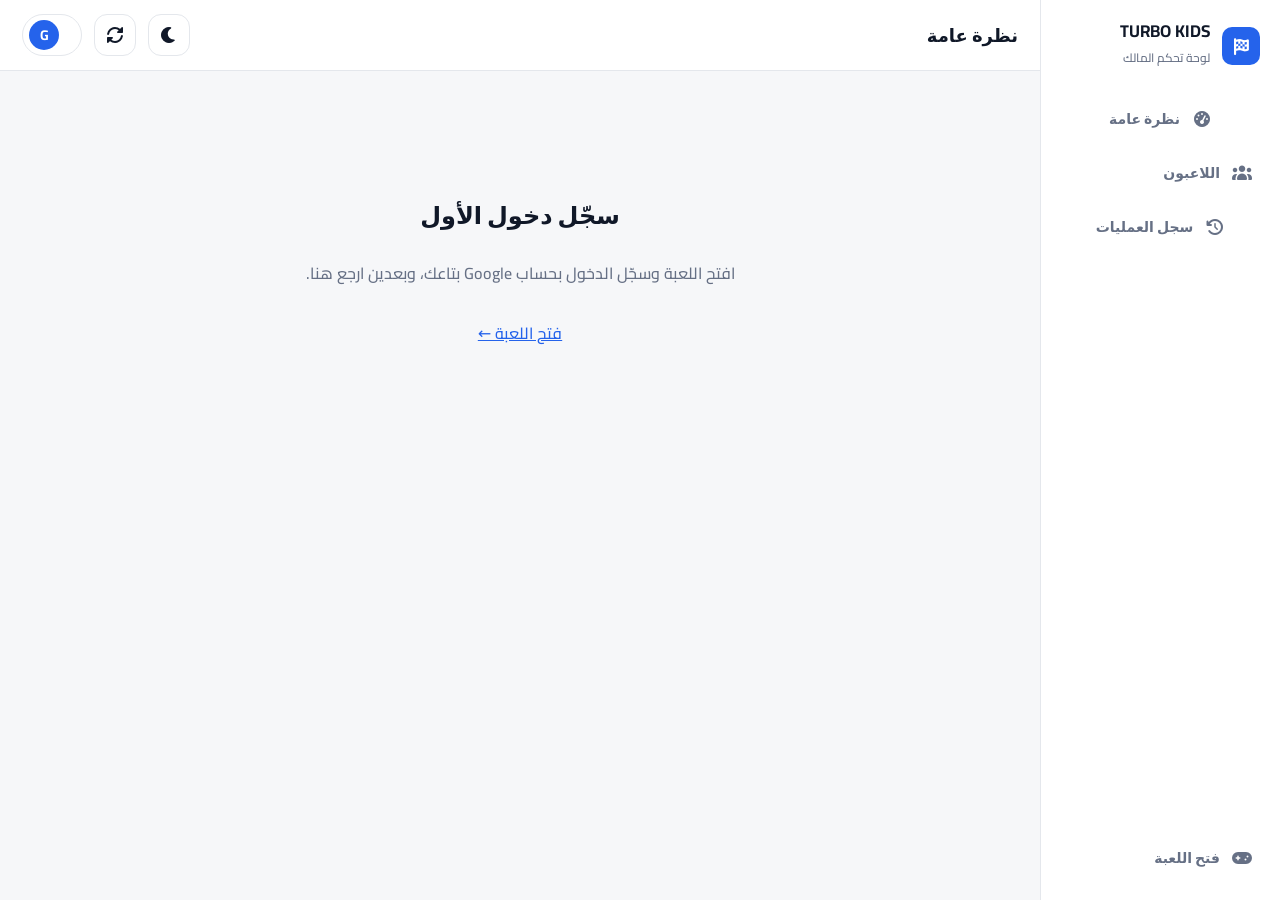
<file: 4-admin.html>
<!DOCTYPE html>
<html lang="ar" dir="rtl"><head><meta charset="utf-8"><meta name="viewport" content="width=device-width,initial-scale=1,viewport-fit=cover"><meta name="robots" content="noindex,nofollow"><meta name="theme-color" content="#ffffff"><title>TURBO KIDS · لوحة التحكم</title>
<link rel="stylesheet" href="admin/17-cairo2.css"><link rel="stylesheet" href="admin/3-icons3.css">
<style>
:root{color-scheme:light;--bg:#f6f7f9;--bg2:#fff;--card:#fff;--card2:#f1f3f6;--line:#e4e7ec;--tx:#101828;--mut:#667085;--pri:#2563eb;--pri2:#2563eb;--acc:#2563eb;--ok:#12b76a;--warn:#f79009;--bad:#d92d20;--gold:#b54708;--r:12px;--sh:0 1px 2px #1018280d}
:root.dark{color-scheme:dark;--bg:#0e1116;--bg2:#14181f;--card:#171c24;--card2:#1e242e;--line:#262d38;--tx:#e6e9ef;--mut:#8b94a5;--gold:#f5b94a;--sh:none}
*{box-sizing:border-box;-webkit-tap-highlight-color:transparent}
html,body{margin:0}body{font-family:Cairo,system-ui,-apple-system,"Segoe UI",sans-serif;background:radial-gradient(900px 420px at 90% -10%,#7c5cff33 0,transparent 60%),radial-gradient(700px 400px at -5% 110%,#2dd4bf1f 0,transparent 60%),var(--bg);color:var(--tx);min-height:100vh;font-weight:500}
i.fa-solid{line-height:1}
.side{position:fixed;inset-block:0;inset-inline-start:0;width:240px;background:var(--bg2);border-inline-end:1px solid var(--line);padding:18px 14px;display:flex;flex-direction:column;gap:6px;z-index:30}
.brand{display:flex;align-items:center;gap:12px;padding:4px 6px 18px}.logo{width:44px;height:44px;border-radius:14px;background:linear-gradient(135deg,var(--pri),var(--acc));display:grid;place-items:center;font-size:20px;color:#fff;box-shadow:0 8px 22px #7c5cff55}
.brand b{display:block;font-size:17px;font-weight:800;line-height:1.1}.brand small{color:var(--mut);font-size:12px}
.nav{display:flex;align-items:center;gap:12px;padding:11px 14px;border-radius:14px;color:var(--mut);cursor:pointer;font-weight:700;border:0;background:none;font-family:inherit;font-size:15px;width:100%;text-align:start;transition:.15s}
.nav i{width:20px;text-align:center;font-size:16px}.nav:hover{background:var(--card);color:var(--tx)}.nav.on{background:linear-gradient(135deg,var(--pri),var(--pri2));color:#fff;box-shadow:0 8px 20px #7c5cff44}
.nav .cnt{margin-inline-start:auto;background:#ffffff22;border-radius:99px;padding:0 8px;font-size:12px}
.sp{flex:1}
.main{margin-inline-start:240px;padding:0 0 40px;min-width:0}
.top{position:sticky;top:0;z-index:20;background:color-mix(in srgb,var(--bg) 82%,transparent);backdrop-filter:blur(14px);border-bottom:1px solid var(--line)}
.top .in{display:flex;align-items:center;gap:12px;padding:14px 22px}.top h1{margin:0;font-size:20px;font-weight:800}.top .sp{flex:1}
.ib{width:42px;height:42px;border-radius:13px;border:1px solid var(--line);background:var(--card);color:var(--tx);display:grid;place-items:center;cursor:pointer;font-size:16px;padding:0;transition:.15s}.ib:hover{border-color:var(--pri);color:var(--pri)}
.chip{display:flex;align-items:center;gap:8px;background:var(--card);border:1px solid var(--line);border-radius:99px;padding:5px 14px 5px 6px;font-size:13px;color:var(--mut);direction:ltr}
.chip i{width:30px;height:30px;border-radius:50%;background:linear-gradient(135deg,var(--acc),var(--pri));display:grid;place-items:center;color:#fff;font-style:normal;font-weight:800;font-size:14px}
.wrap{max-width:1180px;margin:auto;padding:22px}
.kpis{display:grid;grid-template-columns:repeat(auto-fit,minmax(200px,1fr));gap:14px}
.kpi{background:var(--card);border:1px solid var(--line);border-radius:var(--r);padding:18px;display:flex;gap:14px;align-items:center;box-shadow:var(--sh)}
.kpi .ic{width:52px;height:52px;border-radius:16px;display:grid;place-items:center;font-size:21px;color:#fff;background:var(--c);flex:none}
.kpi span{color:var(--mut);font-size:13px;display:block}.kpi b{display:block;font-size:27px;font-weight:800;line-height:1.2}
.cols{display:grid;grid-template-columns:1.2fr 1fr;gap:14px;margin-top:14px}
.pan{background:var(--card);border:1px solid var(--line);border-radius:var(--r);padding:18px;box-shadow:var(--sh)}.pan h3{margin:0 0 12px;font-size:16px;display:flex;gap:10px;align-items:center}.pan h3 i{color:var(--pri)}
.tp{display:flex;align-items:center;gap:12px;padding:9px 0;border-top:1px solid var(--line)}.tp:first-of-type{border-top:0}.tp .n{width:26px;color:var(--mut);font-weight:800;text-align:center}
.tool{display:flex;gap:10px;flex-wrap:wrap;margin-bottom:12px;align-items:center}
.srch{flex:1;min-width:220px;position:relative}.srch input{width:100%;padding-inline-start:44px}.srch i{position:absolute;inset-inline-start:16px;top:50%;transform:translateY(-50%);color:var(--mut)}
input,select{font:inherit;color:var(--tx);background:var(--card);border:1px solid var(--line);border-radius:13px;padding:11px 14px;outline:0;transition:.15s}
input:focus,select:focus{border-color:var(--pri);box-shadow:0 0 0 3px #7c5cff33}
button{font:inherit;font-weight:700;border:0;border-radius:13px;padding:10px 16px;cursor:pointer;color:#fff;background:var(--pri2);transition:.15s;display:inline-flex;gap:8px;align-items:center;justify-content:center}
button:hover{filter:brightness(1.1)}button:active{transform:scale(.97)}button:disabled{opacity:.4;cursor:not-allowed}
.b2{background:var(--card2);border:1px solid var(--line);color:var(--tx)}.bg{background:#059669}.bd{background:#dc2646}.sm{padding:8px 11px;font-size:13px;border-radius:11px}
.fl{display:flex;gap:6px;flex-wrap:wrap;margin-bottom:12px}.fl button{background:var(--card);border:1px solid var(--line);color:var(--mut);padding:7px 14px;border-radius:99px;font-size:13px}.fl button.on{background:var(--pri);border-color:var(--pri);color:#fff}
.list{display:grid;gap:10px;grid-template-columns:minmax(0,1fr)}
.row{display:grid;grid-template-columns:28px minmax(200px,2.2fr) 1.1fr 1fr 1fr 1fr auto;gap:12px;align-items:center;background:var(--card);border:1px solid var(--line);border-radius:var(--r);padding:12px 16px;transition:.15s}
.row:hover{border-color:var(--pri)}.row.sel{border-color:var(--pri);background:color-mix(in srgb,var(--pri) 12%,var(--card))}
.ck{width:20px;height:20px;accent-color:var(--pri);padding:0;cursor:pointer}
.pl{display:flex;align-items:center;gap:12px;min-width:0}.av{flex:none;width:46px;height:46px;border-radius:15px;display:grid;place-items:center;font-weight:800;font-size:19px;color:#fff;background:var(--g)}
.pl div{min-width:0}.pl b{display:block;overflow:hidden;text-overflow:ellipsis;white-space:nowrap}.pl small{color:var(--mut);display:block;overflow:hidden;text-overflow:ellipsis;white-space:nowrap;direction:ltr;text-align:right}
.me{font-size:10px;background:#fbbf2426;color:var(--gold);border-radius:7px;padding:1px 7px;margin-inline-start:6px;font-weight:700}
.lv{display:flex;flex-direction:column;gap:5px}.lv b{font-size:15px}.lv small{color:var(--mut);font-size:11px}.bar{height:7px;border-radius:9px;background:var(--bg2);overflow:hidden}.bar i{display:block;height:100%;background:linear-gradient(90deg,var(--pri),var(--acc));border-radius:9px}
.coin{display:inline-flex;gap:7px;align-items:center;background:#fbbf2420;color:var(--gold);border-radius:99px;padding:5px 13px;font-weight:800}
.mini{color:var(--mut);font-size:13px}.mini b{color:var(--tx)}.mini i{margin-inline-end:3px}.lab{display:none;color:var(--mut);font-size:11px}
.act{display:flex;gap:6px;justify-content:flex-end}.act .sm{padding:9px 11px}.pend{color:var(--warn);font-size:12px;font-weight:700}
.empty{text-align:center;padding:60px 10px;color:var(--mut)}.empty i{font-size:36px;display:block;margin-bottom:10px;opacity:.5}
.sk{height:72px;border-radius:var(--r);background:linear-gradient(90deg,var(--card),var(--card2),var(--card));background-size:200% 100%;animation:sh 1.2s infinite}@keyframes sh{to{background-position:-200% 0}}
.bulk{position:sticky;bottom:78px;z-index:15;margin-top:14px;background:var(--card2);border:1px solid var(--pri);border-radius:var(--r);padding:12px 16px;display:flex;gap:8px;align-items:center;flex-wrap:wrap;box-shadow:var(--sh);animation:up .2s}.bulk b{margin-inline-end:auto}
.ov{position:fixed;inset:0;background:#03020dcc;backdrop-filter:blur(5px);display:flex;align-items:center;justify-content:center;padding:14px;z-index:50;animation:fi .15s}@keyframes fi{from{opacity:0}}
.bx{background:var(--bg2);border:1px solid var(--line);border-radius:22px;padding:22px;width:100%;max-width:460px;max-height:92vh;overflow:auto;box-shadow:0 30px 80px #000a;animation:up .2s}@keyframes up{from{transform:translateY(16px);opacity:0}}
.bx.big{max-width:660px}.bx h3{margin:0 0 4px;font-size:19px}.bx p{color:var(--mut);margin:6px 0}.bx label{display:block;color:var(--mut);font-size:13px;margin:12px 0 4px}.bx input{width:100%}
.btns{display:flex;gap:8px;margin-top:16px;flex-wrap:wrap}
.quick{display:flex;gap:8px;margin:10px 0}.quick button{flex:1;background:#fbbf2422;color:var(--gold);border:1px solid #fbbf2455;font-size:16px;padding:12px 6px}
.sum{display:flex;gap:8px;flex-wrap:wrap;margin:10px 0 4px}.sum span{background:var(--card);border:1px solid var(--line);border-radius:99px;padding:4px 12px;font-size:13px}
.sec{margin-top:16px}.sec h4{margin:0 0 8px;font-size:14px;color:var(--mut);font-weight:700;display:flex;gap:8px;align-items:center}.sec h4 i{color:var(--pri)}.grid{display:grid;grid-template-columns:repeat(auto-fill,minmax(180px,1fr));gap:8px}
.grid button{background:var(--card);border:1px solid var(--line);color:var(--tx);justify-content:flex-start;text-align:start;padding:10px 12px;font-size:13px}.grid button:hover{border-color:var(--pri)}.grid button.d{color:var(--bad)}.grid button.d:hover{border-color:var(--bad)}
.lg{display:flex;gap:12px;align-items:flex-start;padding:11px 0;border-top:1px solid var(--line)}.lg:first-of-type{border-top:0}.lg .d{width:36px;height:36px;border-radius:11px;background:var(--card2);color:var(--pri);display:grid;place-items:center;flex:none}.lg small{color:var(--mut);display:block}
.msg{padding:80px 20px;text-align:center;color:var(--mut)}.msg h2{color:var(--tx)}.msg a{color:var(--acc)}
.toast{position:fixed;bottom:90px;inset-inline:0;margin:auto;width:max-content;max-width:92vw;background:#0b2a22;border:1px solid #0f766e;color:#a7f3d0;padding:11px 20px;border-radius:14px;z-index:99;font-weight:700;animation:up .2s;display:flex;gap:8px;align-items:center}.toast.e{background:#2d0f19;border-color:#9f1239;color:#fecdd3}
.bot{display:none}
@media(max-width:900px){
.side{display:none}.main{margin:0}.top .in{padding:12px 14px}.wrap{padding:14px 14px 100px}.chip span{display:none}.chip{padding:5px}
.bot{display:flex;position:fixed;bottom:0;inset-inline:0;z-index:40;background:var(--bg2);border-top:1px solid var(--line);padding:6px 8px calc(6px + env(safe-area-inset-bottom));gap:4px}
.bot .nav{flex-direction:column;gap:4px;font-size:11px;padding:8px 4px;justify-content:center;align-items:center;text-align:center}.bot .nav .cnt{display:none}
.cols{grid-template-columns:minmax(0,1fr)}.kpis{grid-template-columns:repeat(2,minmax(0,1fr))}.main{overflow-x:hidden}.tp .pl{min-width:0}.pl b{max-width:100%}.kpi{padding:14px;flex-direction:column;align-items:flex-start;gap:10px}
.row{grid-template-columns:28px minmax(0,1fr);gap:10px}.row .pl{grid-column:2}.row .lv,.row>div:nth-child(n+4):not(.act){grid-column:1/-1}.row>div:nth-child(n+4):not(.act){display:flex;justify-content:space-between;align-items:center;border-top:1px solid var(--line);padding-top:8px}.row .lv{display:grid;grid-template-columns:auto 1fr;gap:4px 10px}.row .lv .bar,.row .lv small{grid-column:1/-1}.act{grid-column:1/-1;justify-content:stretch}.act button{flex:1}.lab{display:inline}.bulk{bottom:80px}
}

body{background:var(--bg)!important;font-weight:500}
.logo,.nav.on,.chip i,.bar i,.av,.kpi .ic,.fl button.on{background-image:none!important}
.logo{background:var(--pri)!important;box-shadow:none!important;border-radius:10px;width:38px;height:38px;font-size:17px}
.nav.on{background:color-mix(in srgb,var(--pri) 10%,transparent)!important;color:var(--pri)!important;box-shadow:none!important}
.nav .cnt{background:var(--card2)!important;color:var(--mut)}
.nav{border-radius:10px;font-size:14px}
.top{background:var(--bg2)!important;backdrop-filter:none}.top h1{font-size:18px}
.chip i{background:var(--pri)!important}
.kpi,.pan,.row,.bulk{box-shadow:var(--sh)!important;border-radius:12px}
.kpi .ic{background:color-mix(in srgb,var(--c2,var(--pri)) 12%,transparent)!important;color:var(--pri)!important;border-radius:10px;width:44px;height:44px;font-size:18px}
.kpi b{font-size:24px}
.row:hover{border-color:#98a2b3!important}.row.sel{background:color-mix(in srgb,var(--pri) 6%,var(--card))!important}
.av{background:var(--card2)!important;color:var(--tx)!important;border:1px solid var(--line);border-radius:10px;width:40px;height:40px;font-size:16px}
.bar i{background:var(--pri)!important}.bar{background:var(--card2)!important;height:6px}
.coin{background:transparent!important;color:var(--tx)!important;padding:0;font-weight:700}.coin i{color:var(--gold)}
.me{background:var(--card2)!important;color:var(--mut)!important}
button{background:var(--pri)!important;border-radius:9px;font-weight:600}
.b2,.fl button,.grid button,.ib{background:var(--card)!important;border:1px solid var(--line)!important;color:var(--tx)!important}
.fl button.on{background:var(--pri)!important;border-color:var(--pri)!important;color:#fff!important}
.bg{background:#12b76a!important;border:0!important;color:#fff!important}.bd{background:var(--bad)!important;border:0!important;color:#fff!important}
.sm.bd{background:transparent!important;color:var(--bad)!important;border:1px solid var(--line)!important}
.quick button{background:var(--card2)!important;color:var(--tx)!important;border:1px solid var(--line)!important}
.ov{background:#10182866!important;backdrop-filter:none}.bx{border-radius:14px;box-shadow:0 12px 40px #10182833!important;background:var(--bg2)!important}
.toast{background:var(--tx)!important;color:var(--bg)!important;border:0!important}.toast.e{background:var(--bad)!important;color:#fff!important}
.lg .d,.pan h3 i,.sec h4 i{color:var(--pri)}.lg .d{background:var(--card2)}
.empty i{opacity:.35}
input:focus,select:focus{box-shadow:0 0 0 3px color-mix(in srgb,var(--pri) 20%,transparent)!important}
.bot{background:var(--bg2)!important}
.nav{background:transparent!important;color:var(--mut)!important}.nav:hover{background:var(--card2)!important;color:var(--tx)!important}.nav.on{background:color-mix(in srgb,var(--pri) 10%,transparent)!important;color:var(--pri)!important}
</style></head><body>
<aside class="side"><div class="brand"><div class="logo"><i class="fa-solid fa-flag-checkered"></i></div><div><b>TURBO KIDS</b><small>لوحة تحكم المالك</small></div></div>
<button class="nav" data-v="home"><i class="fa-solid fa-gauge-high"></i>نظرة عامة</button><button class="nav" data-v="players"><i class="fa-solid fa-users"></i>اللاعبون<span class="cnt" id="nc"></span></button><button class="nav" data-v="log"><i class="fa-solid fa-clock-rotate-left"></i>سجل العمليات</button><div class="sp"></div><a class="nav" href="/" style="text-decoration:none"><i class="fa-solid fa-gamepad"></i>فتح اللعبة</a></aside>
<div class="main"><div class="top"><div class="in"><h1 id="ttl">نظرة عامة</h1><div class="sp"></div><button class="ib" id="th" title="الوضع الفاتح / الداكن"><i class="fa-solid fa-moon"></i></button><button class="ib" id="rf" title="تحديث"><i class="fa-solid fa-rotate"></i></button><div class="chip" id="who" hidden><i id="wi">G</i><span id="wm"></span></div></div></div>
<div class="wrap" id="app"><div class="list"><div class="sk"></div><div class="sk"></div><div class="sk"></div></div></div></div>
<nav class="bot" id="bot"><button class="nav" data-v="home"><i class="fa-solid fa-gauge-high"></i>الرئيسية</button><button class="nav" data-v="players"><i class="fa-solid fa-users"></i>اللاعبون</button><button class="nav" data-v="log"><i class="fa-solid fa-clock-rotate-left"></i>السجل</button></nav>
<script>
(function(){
const U='https://xeaaupzfmpydcdsepneq.supabase.co',KEY='sb_publishable_5aEyfa5IylaUxdnp62OD_w_UGasTs9P';
const $=id=>document.getElementById(id),app=$('app');
const E=s=>String(s==null?'':s).replace(/[&<>"]/g,c=>({'&':'&amp;','<':'&lt;','>':'&gt;','"':'&quot;'})[c]);
const N=x=>(+x||0).toLocaleString('en');
const ic=n=>'<i class="fa-solid fa-'+n+'"></i>';
let G=null;try{G=JSON.parse(localStorage.getItem('tk_g')||'null')}catch(e){}
if(localStorage.getItem('tk_adm_theme')==='dark')document.documentElement.classList.add('dark');
const hd=t=>({apikey:KEY,Authorization:'Bearer '+t,'Content-Type':'application/json'});
function msg(h){app.innerHTML='<div class="msg">'+h+'</div>'}
function toast(t,bad){const o=document.createElement('div');o.className='toast'+(bad?' e':'');o.innerHTML=ic(bad?'triangle-exclamation':'circle-check')+'<span></span>';o.lastChild.textContent=t;document.body.appendChild(o);setTimeout(()=>o.remove(),2800)}
async function tok(){if(!G)return null;if(G.exp-Date.now()>6e4)return G.at;
 const r=await fetch(U+'/auth/v1/token?grant_type=refresh_token',{method:'POST',headers:hd(KEY),body:JSON.stringify({refresh_token:G.rt})});const j=await r.json();
 if(!j.access_token)return null;G=Object.assign({},G,{at:j.access_token,rt:j.refresh_token||G.rt,exp:Date.now()+(j.expires_in||3600)*1e3});localStorage.setItem('tk_g',JSON.stringify(G));return G.at}
async function api(path,opt){const t=await tok();if(!t)throw new Error('auth');const r=await fetch(U+path,Object.assign({headers:hd(t)},opt));if(!r.ok){let m='';try{m=(await r.json()).message}catch(e){}throw new Error(m||r.status)}const x=await r.text();return x?JSON.parse(x):null}
const lvOf=x=>Math.floor((1+Math.sqrt(1+x/12.5))/2),base=l=>50*l*(l-1);
const GR=['#7c5cff,#c084fc','#2dd4bf,#3b82f6','#f59e0b,#fb5a7a','#ec4899,#8b5cf6','#14b8a6,#84cc16','#f97316,#facc15'];
const grad=s=>GR[[...String(s)].reduce((a,c)=>a+c.charCodeAt(0),0)%GR.length];
let rows=[],sortK='t',dir=-1,q='',flt='all',view='home',sel=new Set(),loaded=0;
// activity log (kept in this browser)
const LOGK='tk_admin_log';
const getLog=()=>{try{return JSON.parse(localStorage.getItem(LOGK)||'[]')}catch(e){return[]}};
function logA(icon,text,who){const l=getLog();l.unshift({t:Date.now(),i:icon,x:text,w:who||''});localStorage.setItem(LOGK,JSON.stringify(l.slice(0,150)))}
function ago(d){if(!d)return'-';const s=(Date.now()-new Date(d))/1e3;if(s<90)return'دلوقتي';if(s<3600)return'من '+Math.round(s/60)+' د';if(s<86400)return'من '+Math.round(s/3600)+' س';if(s<2592e3)return'من '+Math.round(s/86400)+' يوم';return new Date(d).toLocaleDateString('ar-EG')}
async function init(){
 if(!G){msg('<h2>سجّل دخول الأول</h2>افتح اللعبة وسجّل الدخول بحساب Google بتاعك، وبعدين ارجع هنا.<br><br><a href="/">فتح اللعبة ←</a>');return}
 let ok=false;try{ok=await api('/rest/v1/rpc/is_admin',{method:'POST',body:'{}'})}catch(e){}
 if(ok!==true){msg('<h2><i class="fa-solid fa-lock"></i> للمالك فقط</h2>الحساب ده مش مصرّح له يفتح لوحة التحكم.');return}
 $('who').hidden=false;$('wm').textContent=G.email;$('wi').textContent=(G.email||'G')[0].toUpperCase();load()}
async function load(){
 try{rows=await api('/rest/v1/players?select=id,email,updated_at,coins:data->>coins,xp:data->>xp,name:data->>name,races:data->>races,cars:data->cars,stars:data->stars,cl:data->claimed,oT:data->ownT,oR:data->ownR,oG:data->ownG,oI:data->own,oW:data->worlds,oL:data->ownL,ops&limit=1000')}catch(e){msg('تعذر التحميل: '+E(e.message)+'<br><br><button id="rt">إعادة المحاولة</button>');$('rt').onclick=load;return}
 const L=x=>Array.isArray(x)?x.length:0;
 rows.forEach(r=>{r.coins=+r.coins||0;r.xp=+r.xp||0;r.lv=lvOf(r.xp);r.nc=L(r.cars);r.ns=r.stars&&typeof r.stars==='object'?Object.values(r.stars).reduce((a,b)=>a+(+b||0),0):0;r.nl=r.cl&&typeof r.cl==='object'?Object.keys(r.cl).length:0;r.ni=L(r.oT)+L(r.oR)+L(r.oG)+L(r.oI)+L(r.oW)+L(r.oL);r.np=L(r.ops);r.t=r.updated_at?+new Date(r.updated_at):0;r.nm=r.name||(r.email||'?').split('@')[0]});
 sel=new Set([...sel].filter(i=>rows.some(r=>r.id===i)));loaded=1;render()}
const TT={home:'نظرة عامة',players:'اللاعبون',log:'سجل العمليات'};
function render(){document.querySelectorAll('[data-v]').forEach(b=>b.classList.toggle('on',b.dataset.v===view));$('ttl').textContent=TT[view];$('nc').textContent=rows.length||'';
 if(view==='home')home();else if(view==='players')players();else logv()}
function kpi(i,l,v,c){return '<div class="kpi"><div class="ic" style="--c:'+c+'">'+ic(i)+'</div><div><span>'+l+'</span><b>'+v+'</b></div></div>'}
function avatar(r){return '<div class="av" style="--g:linear-gradient(135deg,'+grad(r.email)+')">'+E((r.nm||'?')[0].toUpperCase())+'</div>'}
function home(){
 const day=Date.now()-864e5,tc=rows.reduce((a,r)=>a+r.coins,0),av=rows.length?rows.reduce((a,r)=>a+r.lv,0)/rows.length:0,top=[...rows].sort((a,b)=>b.xp-a.xp).slice(0,5),lg=getLog().slice(0,5);
 app.innerHTML='<div class="kpis">'+kpi('users','عدد اللاعبين',N(rows.length),'linear-gradient(135deg,#7c5cff,#a78bfa)')+kpi('bolt','نشطين النهاردة',N(rows.filter(r=>r.t>day).length),'linear-gradient(135deg,#10b981,#2dd4bf)')+kpi('coins','إجمالي الكوينز',N(tc),'linear-gradient(135deg,#f59e0b,#fbbf24)')+kpi('ranking-star','متوسط المستوى',av.toFixed(1),'linear-gradient(135deg,#ec4899,#f472b6)')+'</div>'+
 '<div class="cols"><div class="pan"><h3>'+ic('trophy')+'أعلى اللاعبين</h3>'+(top.length?top.map((r,i)=>'<div class="tp"><span class="n">'+(i+1)+'</span>'+avatar(r)+'<div class="pl" style="flex:1"><div><b>'+E(r.nm)+'</b><small>مستوى '+r.lv+' · '+N(r.xp)+' XP</small></div></div><span class="coin">'+ic('coins')+' '+N(r.coins)+'</span></div>').join(''):'<div class="empty">'+ic('user-slash')+'مفيش لاعبين لسه</div>')+'<div class="btns"><button class="b2 sm" data-go="players">'+ic('users')+'كل اللاعبين</button></div></div>'+
 '<div class="pan"><h3>'+ic('clock-rotate-left')+'آخر العمليات</h3>'+(lg.length?lg.map(logRow).join(''):'<div class="empty">'+ic('list-check')+'لسه مفيش عمليات</div>')+'<div class="btns"><button class="b2 sm" data-go="log">'+ic('clock-rotate-left')+'السجل كامله</button></div></div></div>';
 app.querySelectorAll('[data-go]').forEach(b=>b.onclick=()=>go(b.dataset.go))}
function logRow(x){return '<div class="lg"><div class="d">'+ic(x.i||'bolt')+'</div><div><b style="font-weight:700">'+E(x.x)+'</b><small>'+E(x.w)+(x.w?' · ':'')+ago(x.t)+'</small></div></div>'}
function logv(){const l=getLog();app.innerHTML='<div class="pan"><h3>'+ic('clock-rotate-left')+'سجل العمليات</h3>'+(l.length?l.map(logRow).join(''):'<div class="empty">'+ic('list-check')+'لسه مفيش عمليات</div>')+(l.length?'<div class="btns"><button class="b2 sm" id="cl">'+ic('eraser')+'مسح السجل</button></div>':'')+'<p style="font-size:12px">السجل بيتحفظ على المتصفح ده بس.</p></div>';
 const c=$('cl');if(c)c.onclick=()=>{localStorage.removeItem(LOGK);logv()}}
function go(v){view=v;render()}
const FL=[['all','الكل','users'],['day','نشطين النهاردة','bolt'],['week','نشطين الأسبوع','calendar-week'],['idle','غير نشطين','moon'],['pend','فيه تغييرات معلقة','hourglass-half']];
const SO=[['t','آخر نشاط'],['lv','المستوى'],['coins','الكوينز'],['ns','النجوم'],['nm','الاسم']];
function players(){
 app.innerHTML='<div class="tool"><div class="srch">'+ic('magnifying-glass')+'<input id="q" placeholder="ابحث بالاسم أو الإيميل" value="'+E(q)+'"></div><select id="so">'+SO.map(s=>'<option value="'+s[0]+'"'+(s[0]===sortK?' selected':'')+'>ترتيب: '+s[1]+'</option>').join('')+'</select><button class="b2" id="dr" title="اتجاه الترتيب">'+ic(dir<0?'arrow-down-wide-short':'arrow-up-short-wide')+'</button></div>'+
 '<div class="fl" id="fl">'+FL.map(f=>'<button data-f="'+f[0]+'" class="'+(f[0]===flt?'on':'')+'">'+ic(f[2])+' '+f[1]+'</button>').join('')+'</div><div class="list" id="lst"></div><div id="bk"></div>';
 $('q').oninput=e=>{q=e.target.value.toLowerCase();list()};$('so').onchange=e=>{sortK=e.target.value;list()};
 $('dr').onclick=()=>{dir=-dir;$('dr').innerHTML=ic(dir<0?'arrow-down-wide-short':'arrow-up-short-wide');list()};
 $('fl').querySelectorAll('button').forEach(b=>b.onclick=()=>{flt=b.dataset.f;$('fl').querySelectorAll('button').forEach(x=>x.classList.toggle('on',x===b));list()});list()}
function vis(){const day=Date.now()-864e5,wk=Date.now()-6048e5;
 return rows.filter(r=>(!q||((r.email||'')+' '+(r.name||'')).toLowerCase().includes(q))&&(flt==='all'||(flt==='day'&&r.t>day)||(flt==='week'&&r.t>wk)||(flt==='idle'&&r.t<=wk)||(flt==='pend'&&r.np>0))).sort((a,b)=>{const x=a[sortK],y=b[sortK];return (x>y?1:x<y?-1:0)*dir})}
function list(){const L=vis();
 $('lst').innerHTML=L.length?'<label class="mini" style="display:flex;gap:10px;align-items:center;padding:0 16px"><input type="checkbox" class="ck" id="all"'+(L.every(r=>sel.has(r.id))?' checked':'')+'> تحديد الكل ('+L.length+')</label>'+L.map(r=>{const a=base(r.lv),b=base(r.lv+1),p=Math.max(0,Math.min(1,(r.xp-a)/(b-a))),me=G&&r.id===G.id;
  return '<div class="row'+(sel.has(r.id)?' sel':'')+'"><input type="checkbox" class="ck" data-s="'+r.id+'"'+(sel.has(r.id)?' checked':'')+'><div class="pl">'+avatar(r)+'<div><b>'+E(r.nm)+(me?'<span class="me">أنت</span>':'')+'</b><small>'+E(r.email)+'</small></div></div>'+
  '<div class="lv"><span class="lab">المستوى</span><b>مستوى '+r.lv+'</b><div class="bar"><i style="width:'+Math.round(p*100)+'%"></i></div><small>'+N(r.xp)+' XP</small></div>'+
  '<div><span class="lab">الكوينز</span><span class="coin">'+ic('coins')+' '+N(r.coins)+'</span></div>'+
  '<div class="mini"><span class="lab">النجوم / المراحل</span><i class="fa-solid fa-star" style="color:var(--gold)"></i><b>'+N(r.ns)+'</b> &nbsp;<i class="fa-solid fa-flag-checkered"></i><b>'+N(r.nl)+'</b></div>'+
  '<div class="mini"><span class="lab">آخر نشاط</span>'+ago(r.updated_at)+(r.np?'<div class="pend" title="تغييرات هتتطبق لما اللاعب يفتح اللعبة">'+ic('hourglass-half')+' '+r.np+' معلّق</div>':'')+'</div>'+
  '<div class="act"><button class="sm" data-a="all" title="تحكم كامل">'+ic('sliders')+'<span class="lab" style="display:none"></span></button><button class="sm b2" data-a="add" title="إضافة كوينز">'+ic('circle-plus')+'</button><button class="sm b2" data-a="edit" title="تعديل">'+ic('pen')+'</button>'+'<button class="sm bd" data-a="del" title="حذف"'+(me?' style="visibility:hidden" tabindex="-1"':'')+'>'+ic('trash')+'</button>'+'</div></div>'}).join(''):'<div class="empty">'+ic('user-slash')+(loaded?'مفيش لاعبين مطابقين':'...')+'</div>';
 const rr=id=>rows.find(r=>r.id===id);
 $('lst').querySelectorAll('button[data-a]').forEach(b=>b.onclick=()=>act(b.dataset.a,rr(b.closest('.row').querySelector('[data-s]').dataset.s)));
 $('lst').querySelectorAll('[data-s]').forEach(c=>c.onchange=()=>{c.checked?sel.add(c.dataset.s):sel.delete(c.dataset.s);c.closest('.row').classList.toggle('sel',c.checked);bulk();const a=$('all');if(a)a.checked=L.every(r=>sel.has(r.id))});
 const al=$('all');if(al)al.onchange=()=>{L.forEach(r=>al.checked?sel.add(r.id):sel.delete(r.id));list()};bulk()}
function bulk(){const n=sel.size,b=$('bk');if(!b)return;
 b.innerHTML=n?'<div class="bulk"><b>'+ic('square-check')+' تم تحديد '+n+' لاعب</b><button class="sm bg" id="b1">'+ic('coins')+'إضافة كوينز</button><button class="sm" id="b2">'+ic('lock-open')+'فتح كل حاجة</button><button class="sm bd" id="b3">'+ic('trash')+'حذف</button><button class="sm b2" id="b4">'+ic('xmark')+'إلغاء التحديد</button></div>':'';
 if(!n)return;const S=()=>rows.filter(r=>sel.has(r.id));
 $('b4').onclick=()=>{sel.clear();list()};
 $('b1').onclick=()=>coinBox(S());
 $('b2').onclick=()=>confirm2(S(),'فتح كل حاجة لـ '+n+' لاعب','هتتطبق لما كل لاعب يفتح اللعبة.',1,async o=>{let k=0;for(const r of S()){if(await rpcQ('admin_cmd',{uid:r.id,cmd:{a:'unlock_all',n:0}}))k++}toast('اتبعت لـ '+k+' لاعب');logA('lock-open','فتح كل حاجة لـ '+k+' لاعب');await load();return 1});
 $('b3').onclick=()=>{const T=S().filter(r=>!(G&&r.id===G.id));if(!T.length)return toast('مينفعش تحذف حسابك',1);confirm2(T,'حذف '+T.length+' حساب نهائيًا','هتتحذف الحسابات وكل تقدمها ومش هتتسترجع.',2,async o=>{let k=0;for(const r of T){if(await rpcQ('admin_delete',{uid:r.id}))k++}toast('اتحذف '+k+' حساب');logA('trash','حذف '+k+' حساب');sel.clear();await load();return 1})}}
function box(h,big){const o=document.createElement('div');o.className='ov';o.innerHTML='<div class="bx'+(big?' big':'')+'">'+h+'</div>';document.body.appendChild(o);o.onclick=e=>{if(e.target===o)o.remove()};document.addEventListener('keydown',function k(e){if(e.key==='Escape'){o.remove();document.removeEventListener('keydown',k)}});return o}
const head=r=>'<h3>'+E(r.nm)+'</h3><p style="direction:ltr;text-align:right">'+E(r.email)+'</p>';
async function rpcQ(fn,body){try{await api('/rest/v1/rpc/'+fn,{method:'POST',body:JSON.stringify(body)});return 1}catch(e){toast('فشل: '+e.message,1);return 0}}
async function rpc(fn,body,o,okMsg){const b=o&&o.querySelector('#ok');if(b)b.disabled=true;const x=await rpcQ(fn,body);if(x)toast(okMsg||'تم ✓');else if(b)b.disabled=false;return x}
// coins: quick buttons + free number; works for one or many players
function coinBox(T){const one=T.length===1,r=T[0];
 const o=box((one?head(r)+'<div class="sum"><span>'+ic('coins')+' الرصيد: <b id="bal">'+N(r.coins)+'</b></span></div>':'<h3>إضافة كوينز</h3><p>لـ '+T.length+' لاعب</p>')+'<label>إضافة سريعة</label><div class="quick"><button data-n="100">+100</button><button data-n="500">+500</button><button data-n="1000">+1000</button></div><label>رقم حر (سالب للخصم)</label><input id="n" type="number" inputmode="numeric" placeholder="مثال: 2500"><div class="btns"><button class="bg" id="ok">'+ic('plus')+'إضافة</button><button class="b2" id="no">إغلاق</button></div>');
 o.querySelector('#no').onclick=()=>o.remove();
 async function add(n,b){if(!n)return toast('اكتب رقم',1);if(b)b.disabled=true;let k=0;for(const p of T){if(await rpcQ('admin_op',{uid:p.id,op:{t:'add',k:'coins',n}})){k++;p.coins+=n}}if(b)b.disabled=false;
  if(k){toast((n>0?'+':'')+N(n)+' كوينز'+(one?'':' لـ '+k+' لاعب')+' ✓');logA('coins',(n>0?'إضافة ':'خصم ')+N(Math.abs(n))+' كوينز — '+(one?r.nm:k+' لاعب'),G&&G.email);const bl=o.querySelector('#bal');if(bl)bl.textContent=N(r.coins);if(view==='players')list();}}
 o.querySelectorAll('.quick button').forEach(b=>b.onclick=()=>add(+b.dataset.n,b));
 o.querySelector('#ok').onclick=function(){const n=Math.trunc(+o.querySelector('#n').value);add(n,this).then(()=>{o.querySelector('#n').value=''})};o.querySelector('#n').focus()}
const GRP=[
['star','النجوم والألبوم',[['إضافة نجوم…','stars_add'],['كل المراحل ٣ نجوم + فتح الألبوم','stars_all'],['فتح كل المراحل','levels_unlock'],['تصفير النجوم','stars_zero',1],['قفل المراحل والألبوم','levels_lock',1]]],
['trophy','الإنجازات',[['فتح كل الإنجازات','ach_unlock']]],
['car','السيارات',[['فتح كل السيارات','cars_all'],['رجوع لسيارة واحدة','cars_reset',1]]],
['cart-shopping','المتجر',[['كل الثيمات','themes_all'],['كل الطرق','roads_all'],['كل البوابات','gates_all'],['كل العوالم','worlds_all'],['كل الإضافات والإطارات','items_all'],['كل ثيمات الرئيسية','lobby_all'],['قفل الثيمات','themes_reset',1],['قفل الطرق','roads_reset',1],['قفل البوابات','gates_reset',1],['قفل العوالم','worlds_reset',1],['قفل الإضافات','items_reset',1],['قفل ثيمات الرئيسية','lobby_reset',1]]],
['lock-open','الكل',[['فتح كل حاجة في اللعبة','unlock_all'],['تصفير التقدم بالكامل','reset_all',2]]]];
// T = array of players
function confirm2(T,title,body,lvl,fn){const one=T.length===1,key=one?String(T[0].email):'تأكيد';
 const o=box('<h3 style="color:var(--bad)">'+ic('triangle-exclamation')+' '+E(title)+'</h3><p>'+(one?'اللاعب: <b>'+E(T[0].email)+'</b>':'<b>'+T.length+'</b> لاعب: '+E(T.slice(0,4).map(r=>r.nm).join('، '))+(T.length>4?'…':''))+'</p><p>'+body+'</p>'+(lvl>1?'<label>اكتب '+(one?'الإيميل':'كلمة «تأكيد»')+' للتأكيد</label><input id="t" autocomplete="off" dir="'+(one?'ltr':'rtl')+'" placeholder="'+E(key)+'">':'')+'<div class="btns"><button class="bd" id="ok" '+(lvl>1?'disabled':'')+'>'+ic('check')+'تأكيد</button><button class="b2" id="no">إلغاء</button></div>');
 const ok=o.querySelector('#ok');if(lvl>1)o.querySelector('#t').oninput=e=>{ok.disabled=e.target.value.trim().toLowerCase()!==key.toLowerCase()};
 o.querySelector('#no').onclick=()=>o.remove();ok.onclick=async()=>{ok.disabled=true;if(await fn(o))o.remove();else ok.disabled=false}}
const cmd=(r,a,n,o,lbl)=>rpc('admin_cmd',{uid:r.id,cmd:{a,n:n||0}},o,'اتبعت للاعب، هيتطبق أول ما يفتح اللعبة ✓').then(async x=>{if(x){logA('sliders',lbl+' — '+r.nm,G&&G.email);await load()}return x});
function manage(r){const o=box(head(r)+'<div class="sum"><span>مستوى '+r.lv+'</span><span>'+ic('coins')+' '+N(r.coins)+'</span><span>'+ic('star')+' '+N(r.ns)+'</span><span>'+ic('flag-checkered')+' '+N(r.nl)+' مرحلة</span><span>'+ic('car')+' '+r.nc+'</span></div><p style="font-size:13px">التغييرات بتتطبق عند اللاعب أول ما يفتح اللعبة وهو مسجّل دخول.</p>'+GRP.map((g,gi)=>'<div class="sec"><h4>'+ic(g[0])+g[1]+'</h4><div class="grid">'+g[2].map((x,xi)=>'<button class="'+(x[2]?'d':'')+'" data-g="'+gi+'" data-x="'+xi+'">'+x[0]+'</button>').join('')+'</div></div>').join('')+'<div class="btns"><button class="b2" id="no">إغلاق</button></div>',1);
 o.querySelector('#no').onclick=()=>o.remove();
 o.querySelectorAll('button[data-g]').forEach(b=>b.onclick=()=>{const x=GRP[+b.dataset.g][2][+b.dataset.x];
  if(x[1]==='stars_add'){const p=box('<h3>إضافة نجوم</h3><p>'+E(r.email)+'</p><label>العدد (١ إلى ١٠٠٠)</label><input id="n" type="number" min="1" max="1000" inputmode="numeric"><div class="btns"><button class="bg" id="ok">إضافة</button><button class="b2" id="no">إلغاء</button></div>');p.querySelector('#no').onclick=()=>p.remove();p.querySelector('#ok').onclick=async()=>{const n=Math.trunc(+p.querySelector('#n').value);if(!(n>=1&&n<=1000))return toast('اكتب رقم من 1 لـ 1000',1);if(await cmd(r,'stars_add',n,p,'إضافة '+n+' نجمة'))p.remove()};return}
  if(x[2])return confirm2([r],'تأكيد: '+x[0],x[2]>1?'ده هيمسح كل تقدم اللاعب ومش هيتسترجع.':'العملية دي بتقفل أو بتمسح حاجات عند اللاعب.',x[2],o2=>cmd(r,x[1],0,o2,x[0]));
  cmd(r,x[1],0,null,x[0])})}
function act(a,r){if(!r)return;
 if(a==='all')return manage(r);
 if(a==='add')return coinBox([r]);
 if(a==='edit'){const o=box(head(r)+'<label>الكوينز</label><input id="c" type="number" value="'+r.coins+'"><label>XP (المستوى الحالي '+r.lv+')</label><input id="x" type="number" value="'+r.xp+'"><div class="btns"><button id="ok">'+ic('floppy-disk')+'حفظ</button><button class="b2" id="no">إلغاء</button></div>');
  o.querySelector('#no').onclick=()=>o.remove();o.querySelector('#ok').onclick=async()=>{const c=Math.max(0,Math.trunc(+o.querySelector('#c').value)),x=Math.max(0,Math.trunc(+o.querySelector('#x').value));let k=1;
   if(c!==r.coins)k=await rpc('admin_op',{uid:r.id,op:{t:'set',k:'coins',n:c}},o);if(k&&x!==r.xp)k=await rpc('admin_op',{uid:r.id,op:{t:'set',k:'xp',n:x}},o);if(k){toast('اتحفظ ✓');logA('pen','تعديل بيانات — '+r.nm,G&&G.email);o.remove();load()}}}
 if(a==='del')confirm2([r],'حذف الحساب نهائيًا','هيتحذف الحساب وكل تقدمه ومش هيتسترجع.',2,async o=>{if(await rpcQ('admin_delete',{uid:r.id})){toast('اتحذف ✓');logA('trash','حذف حساب — '+r.email,G&&G.email);load();return 1}})}
document.querySelectorAll('[data-v]').forEach(b=>b.onclick=()=>go(b.dataset.v));
$('rf').onclick=async()=>{await load();toast('اتحدّث')};
$('th').onclick=()=>{const d=document.documentElement.classList.toggle('dark');localStorage.setItem('tk_adm_theme',d?'dark':'light');$('th').innerHTML=ic(d?'sun':'moon')};
$('th').innerHTML=ic(document.documentElement.classList.contains('dark')?'sun':'moon');
init();
})();
</script></body></html>
</file>
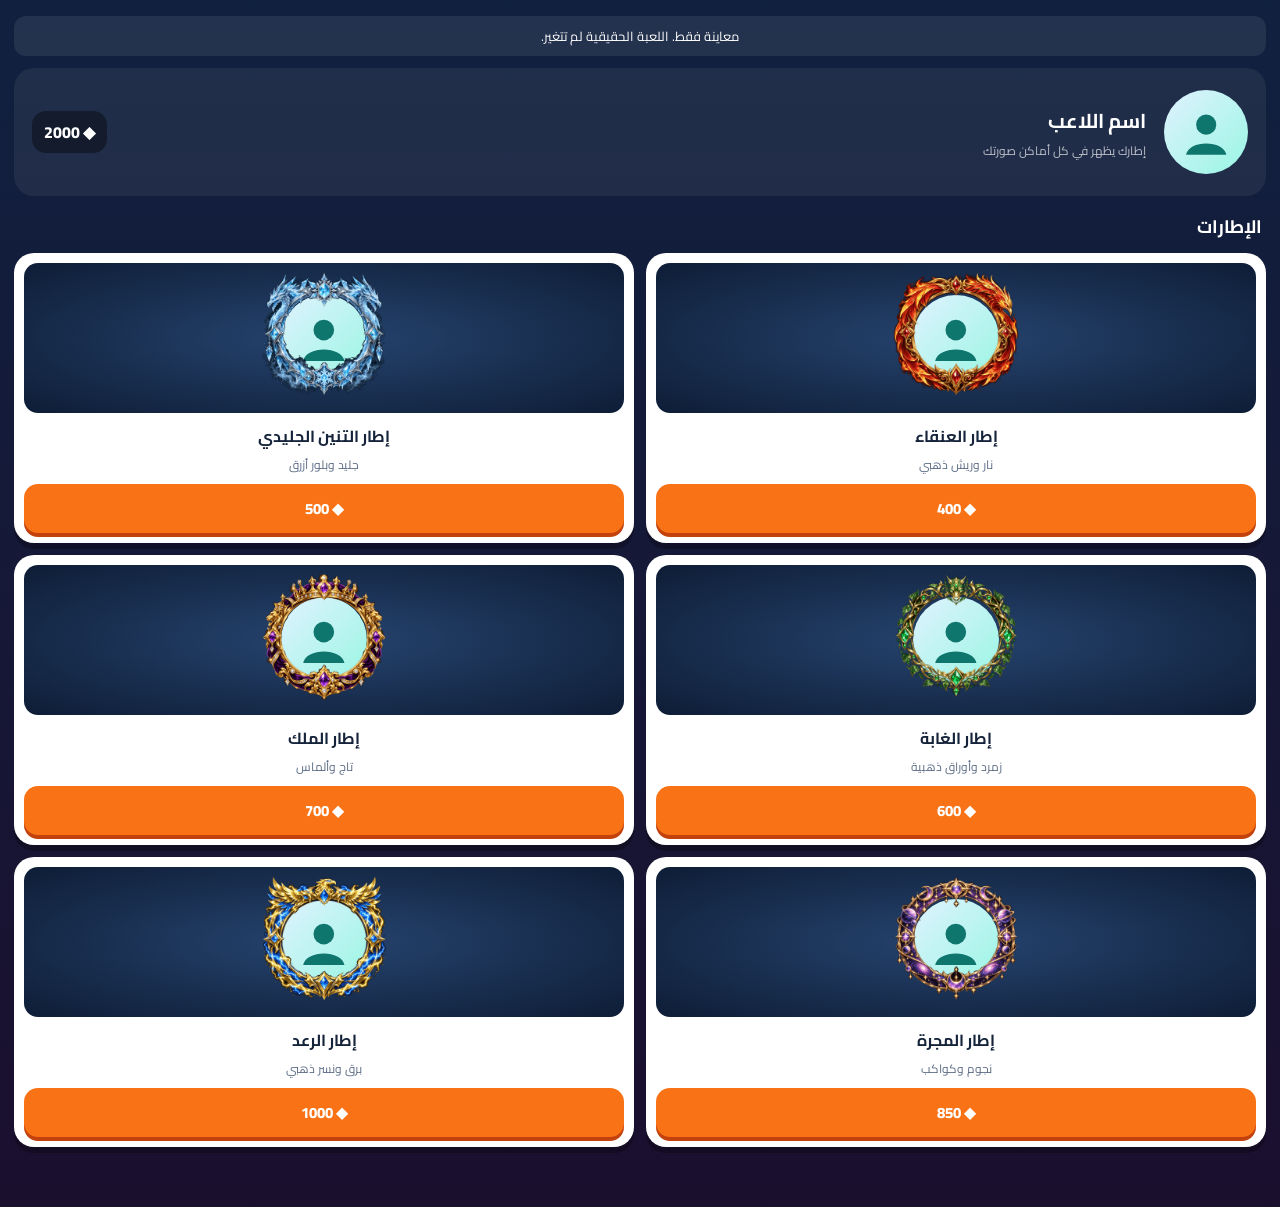
<file: frames-preview.html>
<!DOCTYPE html><html lang="ar" dir="rtl"><head><meta charset="utf-8"><meta name="viewport" content="width=device-width,initial-scale=1"><title>Turbo Kids - معاينة الإطارات</title>
<link href="https://fonts.googleapis.com/css2?family=Cairo:wght@600;800&display=swap" rel="stylesheet">
<style>
*{box-sizing:border-box}body{margin:0;font-family:Cairo,sans-serif;background:linear-gradient(#10213f,#1b0f2e);color:#fff;min-height:100vh;padding:16px 14px 60px}
.pv-note{background:#ffffff14;border-radius:12px;padding:8px 12px;font-size:13px;text-align:center;margin-bottom:12px}
.me{display:flex;align-items:center;gap:18px;background:#ffffff10;border-radius:20px;padding:22px 18px;margin-bottom:14px}
.me b{font-size:20px}.me small{display:block;opacity:.7;font-size:12px}
.coins{margin-inline-start:auto;font-weight:800;background:#0006;border-radius:14px;padding:6px 12px}
.av{position:relative;flex:none;margin:auto}
.av i{position:absolute;inset:0;border-radius:50%;background:linear-gradient(135deg,#e0f2fe,#99f6e4);display:grid;place-items:center;font-style:normal}
.av u{position:absolute;left:50%;top:50%;pointer-events:none;background:center/100% 100% no-repeat;transform:translate(-50%,-52.5%)}
h2{font-size:18px;margin:6px 4px 10px}
.grid{display:grid;grid-template-columns:1fr 1fr;gap:12px}
.card{background:#fff;color:#16243b;border-radius:20px;padding:10px;text-align:center;box-shadow:0 6px 0 #0004}
.card.on{outline:3px solid #22c55e}
.pvbox{height:150px;border-radius:14px;background:radial-gradient(#26446f,#0e1d36);display:grid;place-items:center}
.card h3{margin:8px 0 0;font-size:16px}.card p{margin:2px 0 8px;font-size:12px;color:#5b6b85}
.btn{border:0;border-radius:14px;padding:10px;width:100%;font:800 15px Cairo;color:#fff;background:#f97316;box-shadow:0 4px 0 #c2410c}
.btn.on{background:#16a34a;box-shadow:0 4px 0 #166534}.btn.have{background:#2563eb;box-shadow:0 4px 0 #1d4ed8}
</style></head><body>
<div class="pv-note">معاينة فقط. اللعبة الحقيقية لم تتغير.</div>
<div class="me"><div id="me"></div><div><b>اسم اللاعب</b><small>إطارك يظهر في كل أماكن صورتك</small></div><div class="coins">◆ <span id="co">2000</span></div></div>
<h2>الإطارات</h2><div class="grid" id="g"></div>
<script src="js/frames-data-a.js"></script><script src="js/frames-data-b.js"></script>
<script>
const SV=`<svg viewBox='0 0 40 40' width='60%' height='60%'><circle cx='20' cy='14' r='8' fill='#0f766e'/><path d='M4 38c2-12 30-12 32 0z' fill='#0f766e'/></svg>`;const L=[{"id": "fr_phoenix", "n": "إطار العنقاء", "desc": "نار وريش ذهبي", "p": 400}, {"id": "fr_icedragon", "n": "إطار التنين الجليدي", "desc": "جليد وبلور أزرق", "p": 500}, {"id": "fr_forest", "n": "إطار الغابة", "desc": "زمرد وأوراق ذهبية", "p": 600}, {"id": "fr_king", "n": "إطار الملك", "desc": "تاج وألماس", "p": 700}, {"id": "fr_galaxy2", "n": "إطار المجرة", "desc": "نجوم وكواكب", "p": 850}, {"id": "fr_thunder", "n": "إطار الرعد", "desc": "برق ونسر ذهبي", "p": 1000}];let coins=2000,own={},eq='';
function av(id,s){return '<div class="av" style="width:'+s+'px;height:'+s+'px"><i style="">'+SV+'</i>'+(id?'<u style="width:'+s/.67*.97+'px;height:'+s/.67*.97+'px;background-image:url('+TKFR_IMG[id]+')"></u>':'')+'</div>'}
function draw(){document.getElementById('co').textContent=coins;
 document.getElementById('me').innerHTML=av(eq,84);
 g.innerHTML=L.map(x=>'<div class="card '+(eq===x.id?'on':'')+'"><div class="pvbox">'+av(x.id,86)+'</div><h3>'+x.n+'</h3><p>'+x.desc+'</p><button class="btn '+(eq===x.id?'on':own[x.id]?'have':'')+'" onclick="act(\''+x.id+'\')">'+(eq===x.id?'مركّب · إزالة':own[x.id]?'تركيب':'◆ '+x.p)+'</button></div>').join('')}
function act(id){const x=L.find(v=>v.id===id);if(eq===id){eq=''}else if(own[id]){eq=id}else if(coins>=x.p){coins-=x.p;own[id]=1;eq=id}else alert('عملات غير كافية');draw()}
if(location.hash=='#eq'){own.fr_phoenix=1;eq='fr_phoenix';coins-=400}
draw();
</script></body></html>
</file>
<file: admin/17-cairo2.css>
@font-face{font-family:Cairo;font-weight:500;font-display:swap;src:url([data-uri]) format("woff2");unicode-range:U+0600-06FF,U+0750-077F,U+FB50-FDFF,U+FE70-FEFF,U+200C-200F}
@font-face{font-family:Cairo;font-weight:700;font-display:swap;src:url([data-uri]) format("woff2");unicode-range:U+0600-06FF,U+0750-077F,U+FB50-FDFF,U+FE70-FEFF,U+200C-200F}
@font-face{font-family:Cairo;font-weight:800;font-display:swap;src:url([data-uri]) format("woff2");unicode-range:U+0600-06FF,U+0750-077F,U+FB50-FDFF,U+FE70-FEFF,U+200C-200F}
@font-face{font-family:Cairo;font-weight:500;font-display:swap;src:url([data-uri]) format("woff2");unicode-range:U+0000-00FF,U+0131,U+0152-0153,U+02BB-02BC,U+02C6,U+02DA,U+02DC,U+2000-206F,U+2074,U+20AC,U+2122,U+2191,U+2193,U+2212,U+2215,U+FEFF,U+FFFD}
@font-face{font-family:Cairo;font-weight:700 800;font-display:swap;src:url([data-uri]) format("woff2");unicode-range:U+0000-00FF,U+0131,U+0152-0153,U+02BB-02BC,U+02C6,U+02DA,U+02DC,U+2000-206F,U+2074,U+20AC,U+2122,U+2191,U+2193,U+2212,U+2215,U+FEFF,U+FFFD}
</file>
<file: admin/3-icons3.css>
@font-face{font-family:FAs;font-weight:900;font-display:block;src:url([data-uri]) format("woff2")}
.fa-solid{font-family:FAs;font-weight:900;font-style:normal;display:inline-block;line-height:1;-webkit-font-smoothing:antialiased}
.fa-plus::before{content:"\2b"}
.fa-bolt::before{content:"\f0e7"}
.fa-car::before{content:"\f1b9"}
.fa-check::before{content:"\f00c"}
.fa-circle-check::before{content:"\f058"}
.fa-circle-plus::before{content:"\f055"}
.fa-clock-rotate-left::before{content:"\f1da"}
.fa-coins::before{content:"\f51e"}
.fa-eraser::before{content:"\f12d"}
.fa-flag-checkered::before{content:"\f11e"}
.fa-floppy-disk::before{content:"\f0c7"}
.fa-gamepad::before{content:"\f11b"}
.fa-gauge-high::before{content:"\f625"}
.fa-hourglass-half::before{content:"\f252"}
.fa-list-check::before{content:"\f0ae"}
.fa-lock::before{content:"\f023"}
.fa-lock-open::before{content:"\f3c1"}
.fa-magnifying-glass::before{content:"\f002"}
.fa-moon::before{content:"\f186"}
.fa-pen::before{content:"\f304"}
.fa-rotate::before{content:"\f2f1"}
.fa-sliders::before{content:"\f1de"}
.fa-square-check::before{content:"\f14a"}
.fa-star::before{content:"\f005"}
.fa-sun::before{content:"\f185"}
.fa-trash::before{content:"\f1f8"}
.fa-triangle-exclamation::before{content:"\f071"}
.fa-trophy::before{content:"\f091"}
.fa-user-slash::before{content:"\f506"}
.fa-users::before{content:"\f0c0"}
.fa-xmark::before{content:"\f00d"}
.fa-arrow-down-wide-short::before{content:"\f160"}
.fa-arrow-up-short-wide::before{content:"\f885"}
.fa-calendar-week::before{content:"\f784"}
.fa-ranking-star::before{content:"\e561"}
.fa-cart-shopping::before{content:"\f07a"}
</file>
